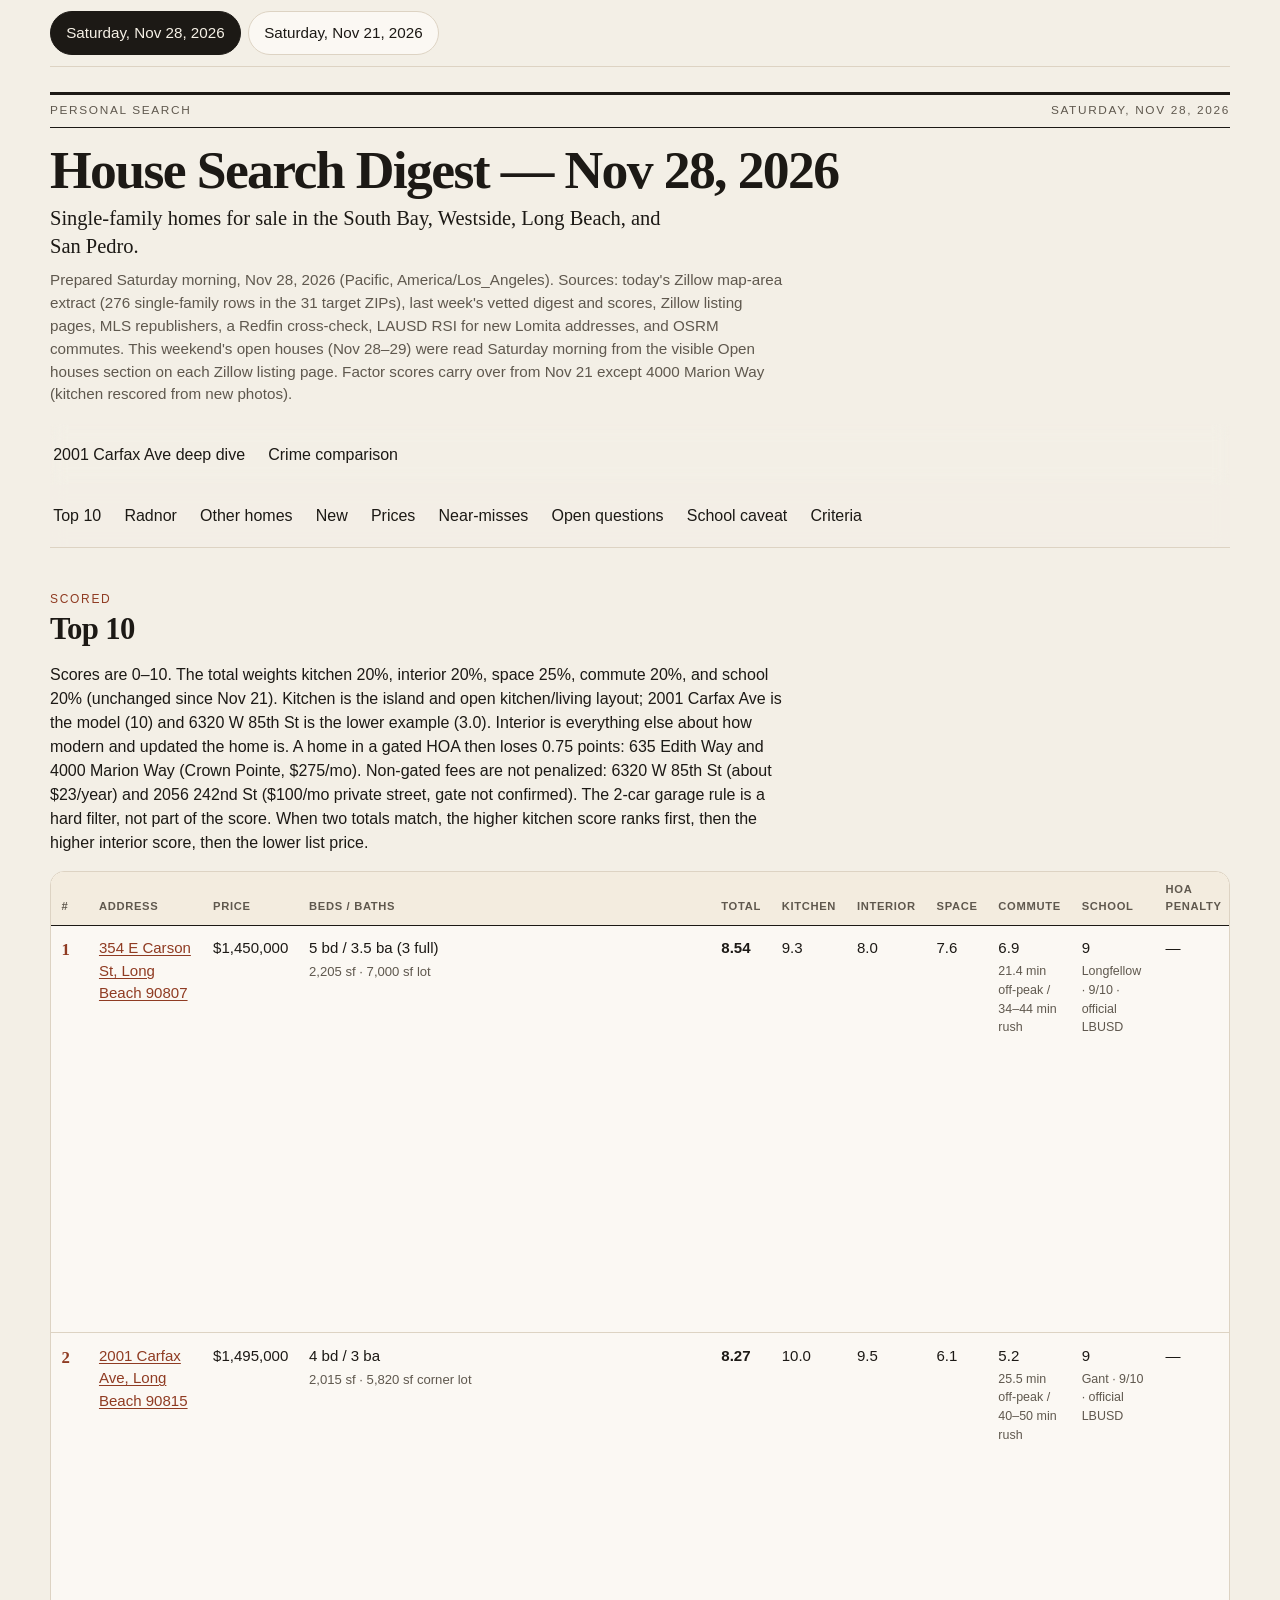
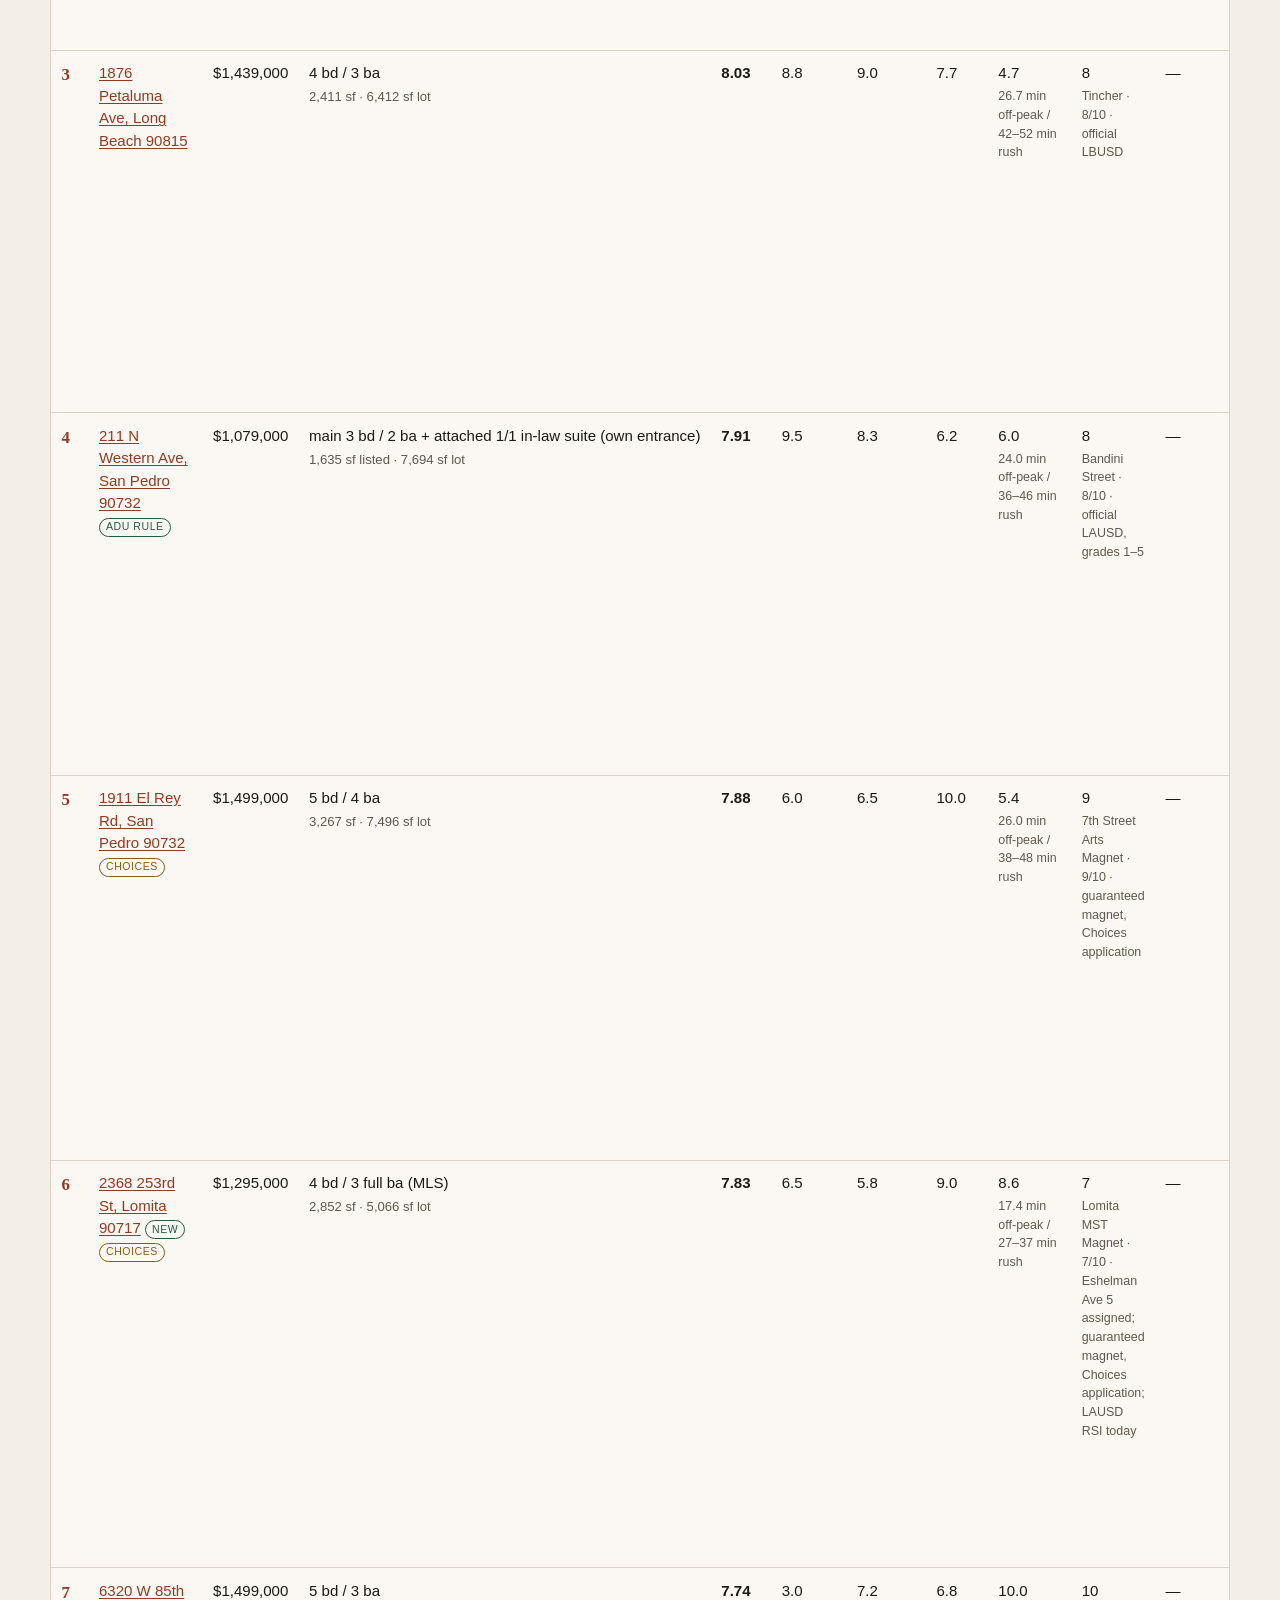
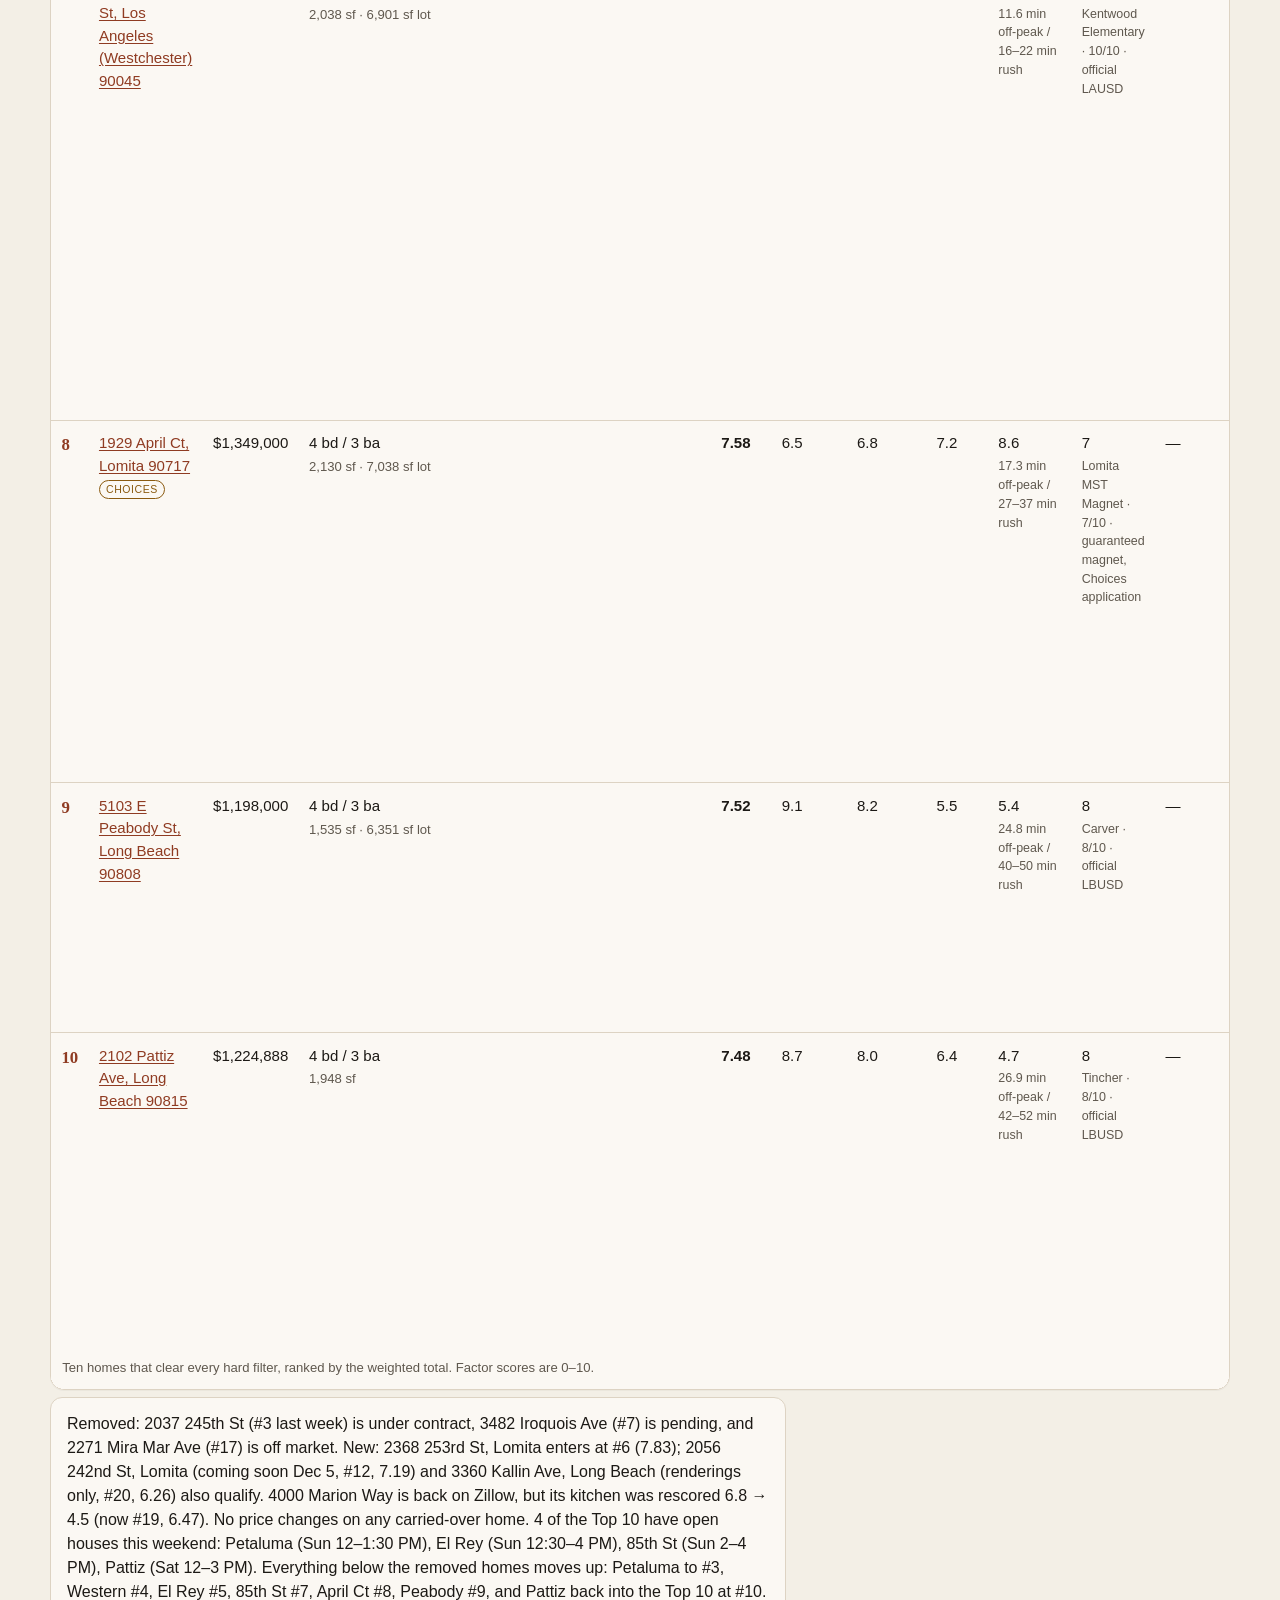
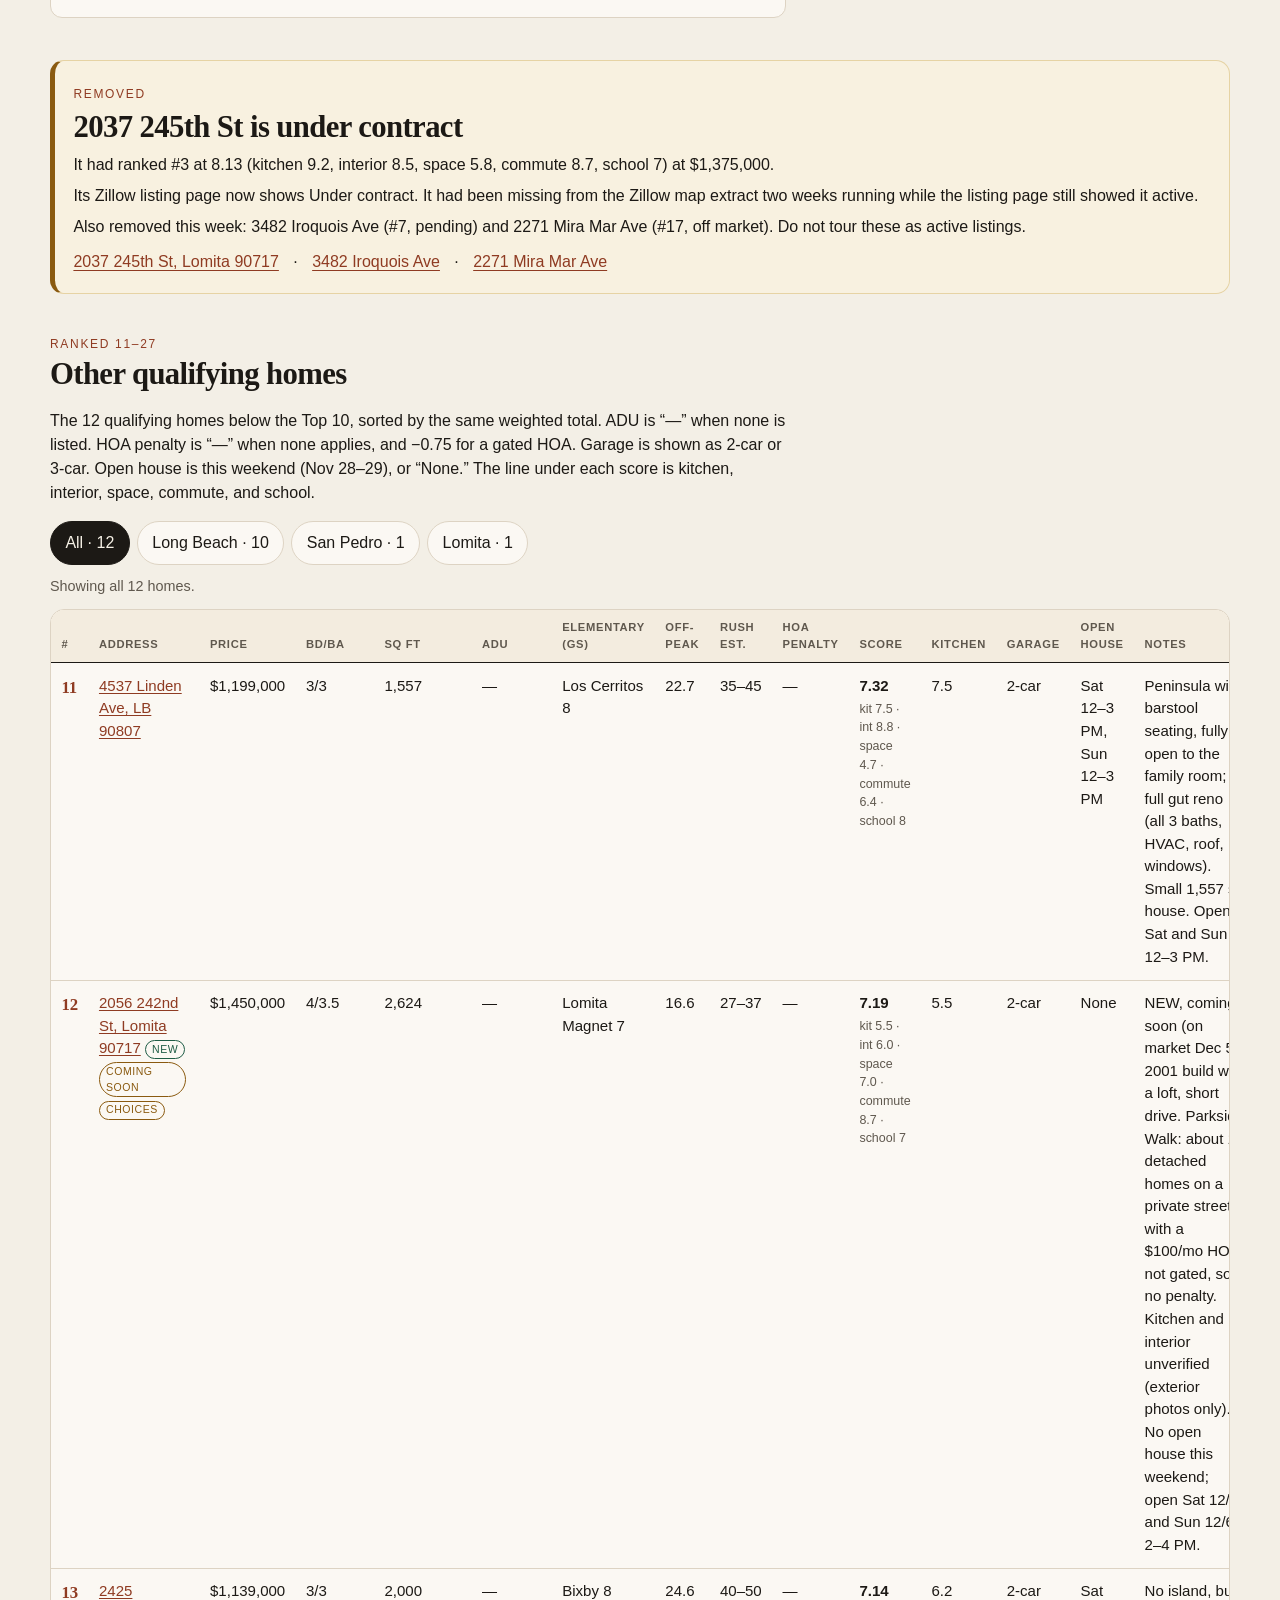
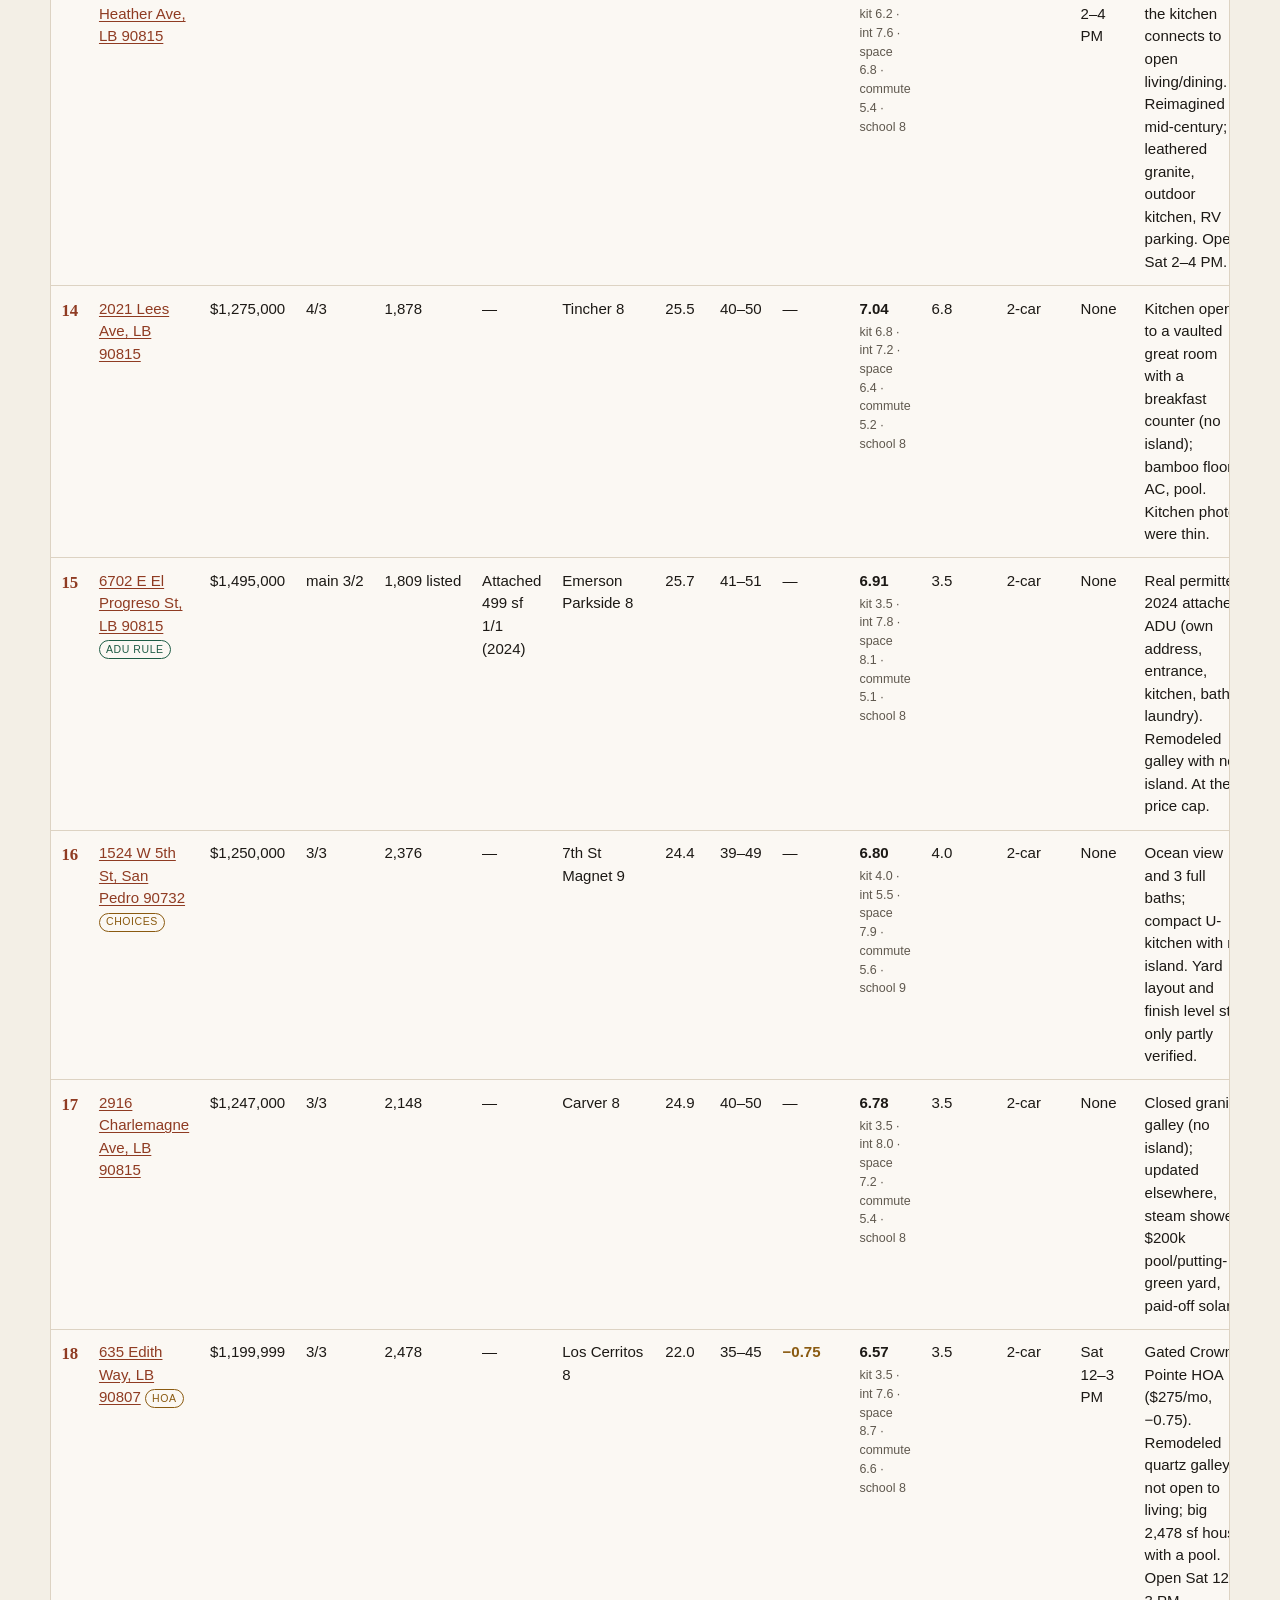
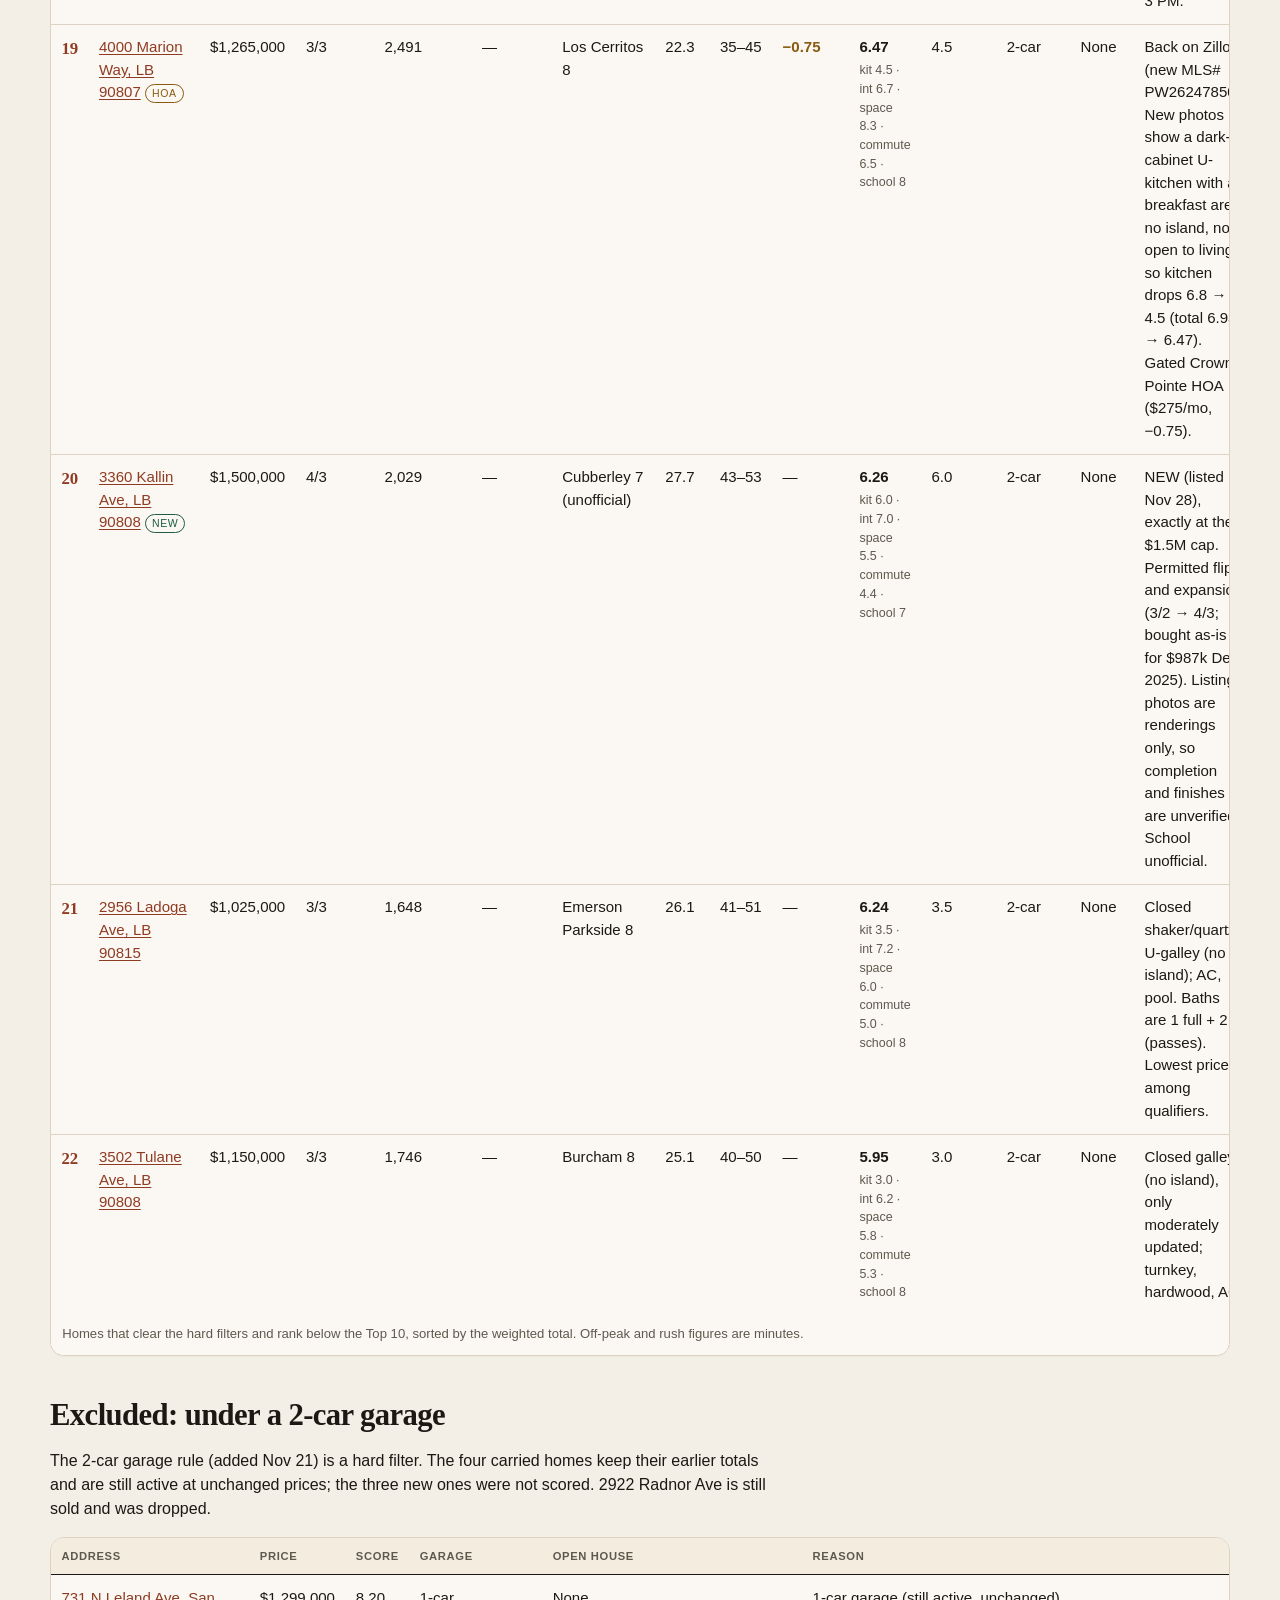
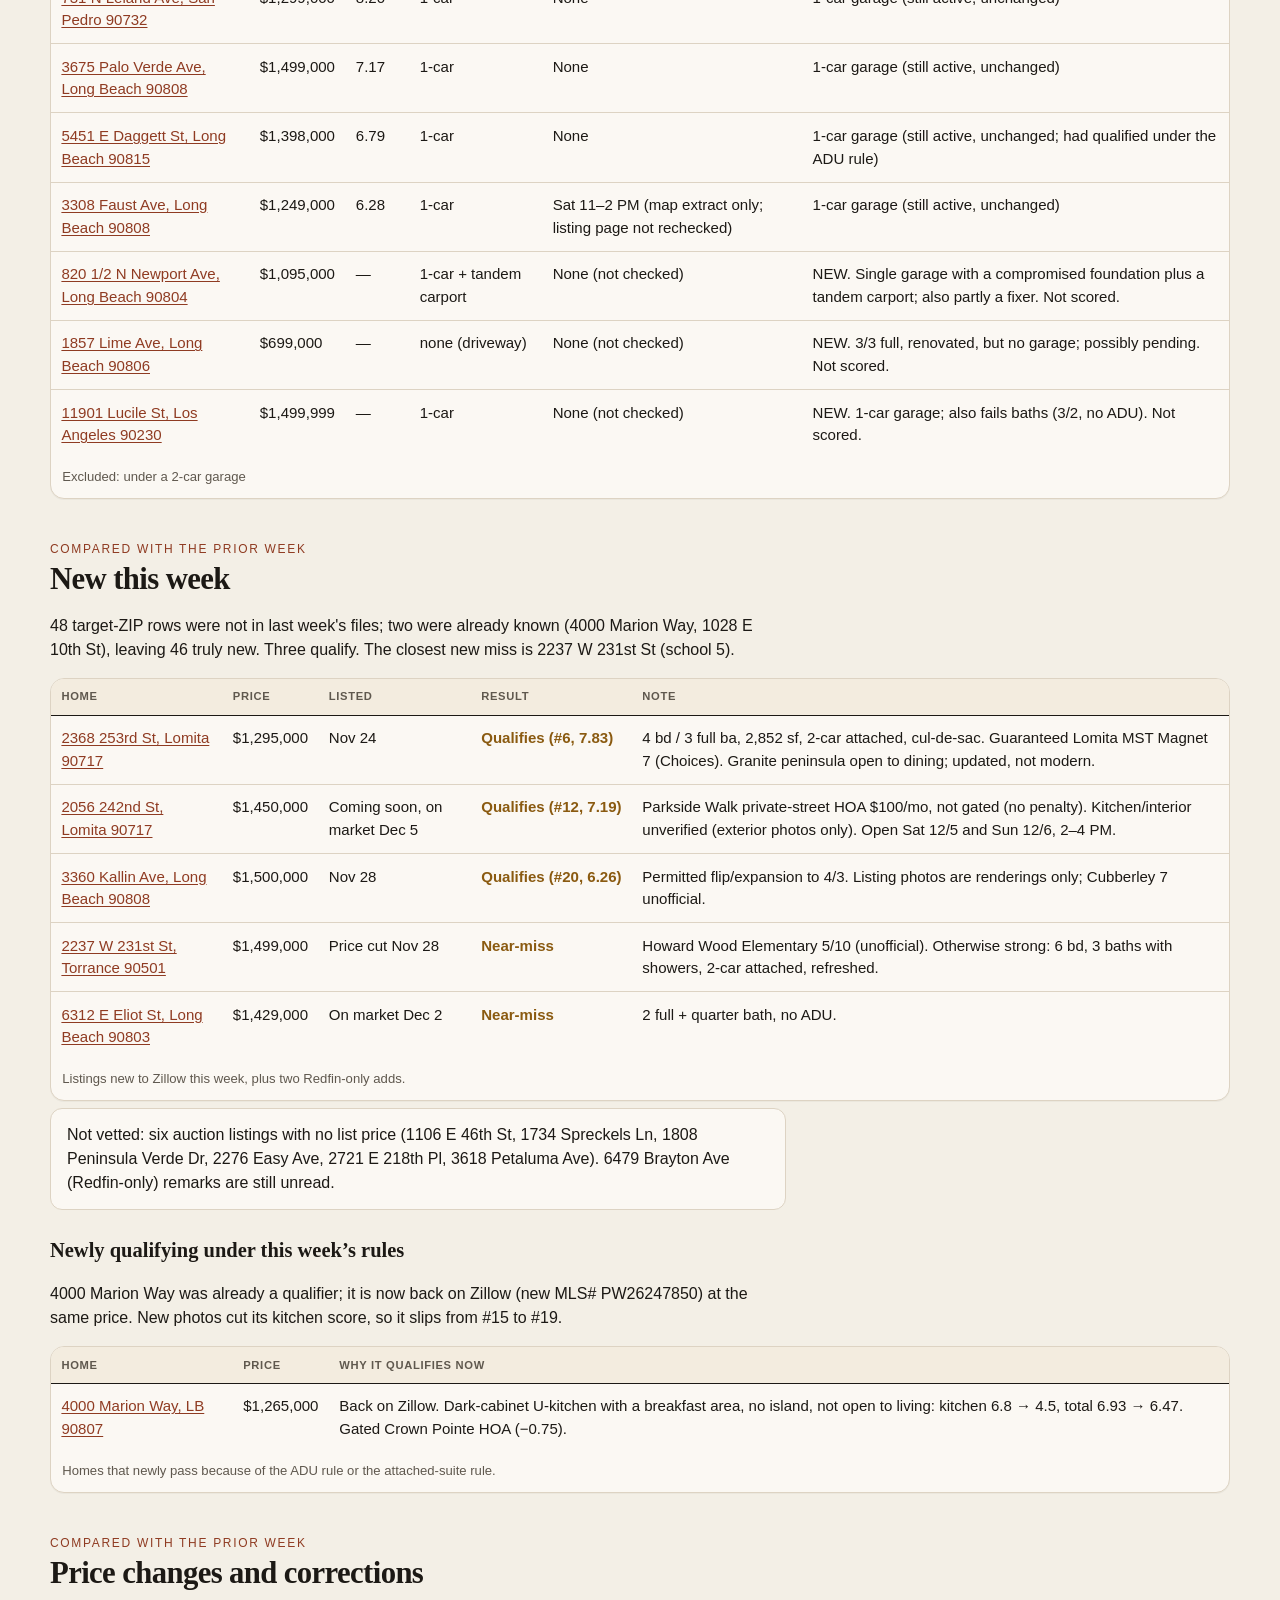
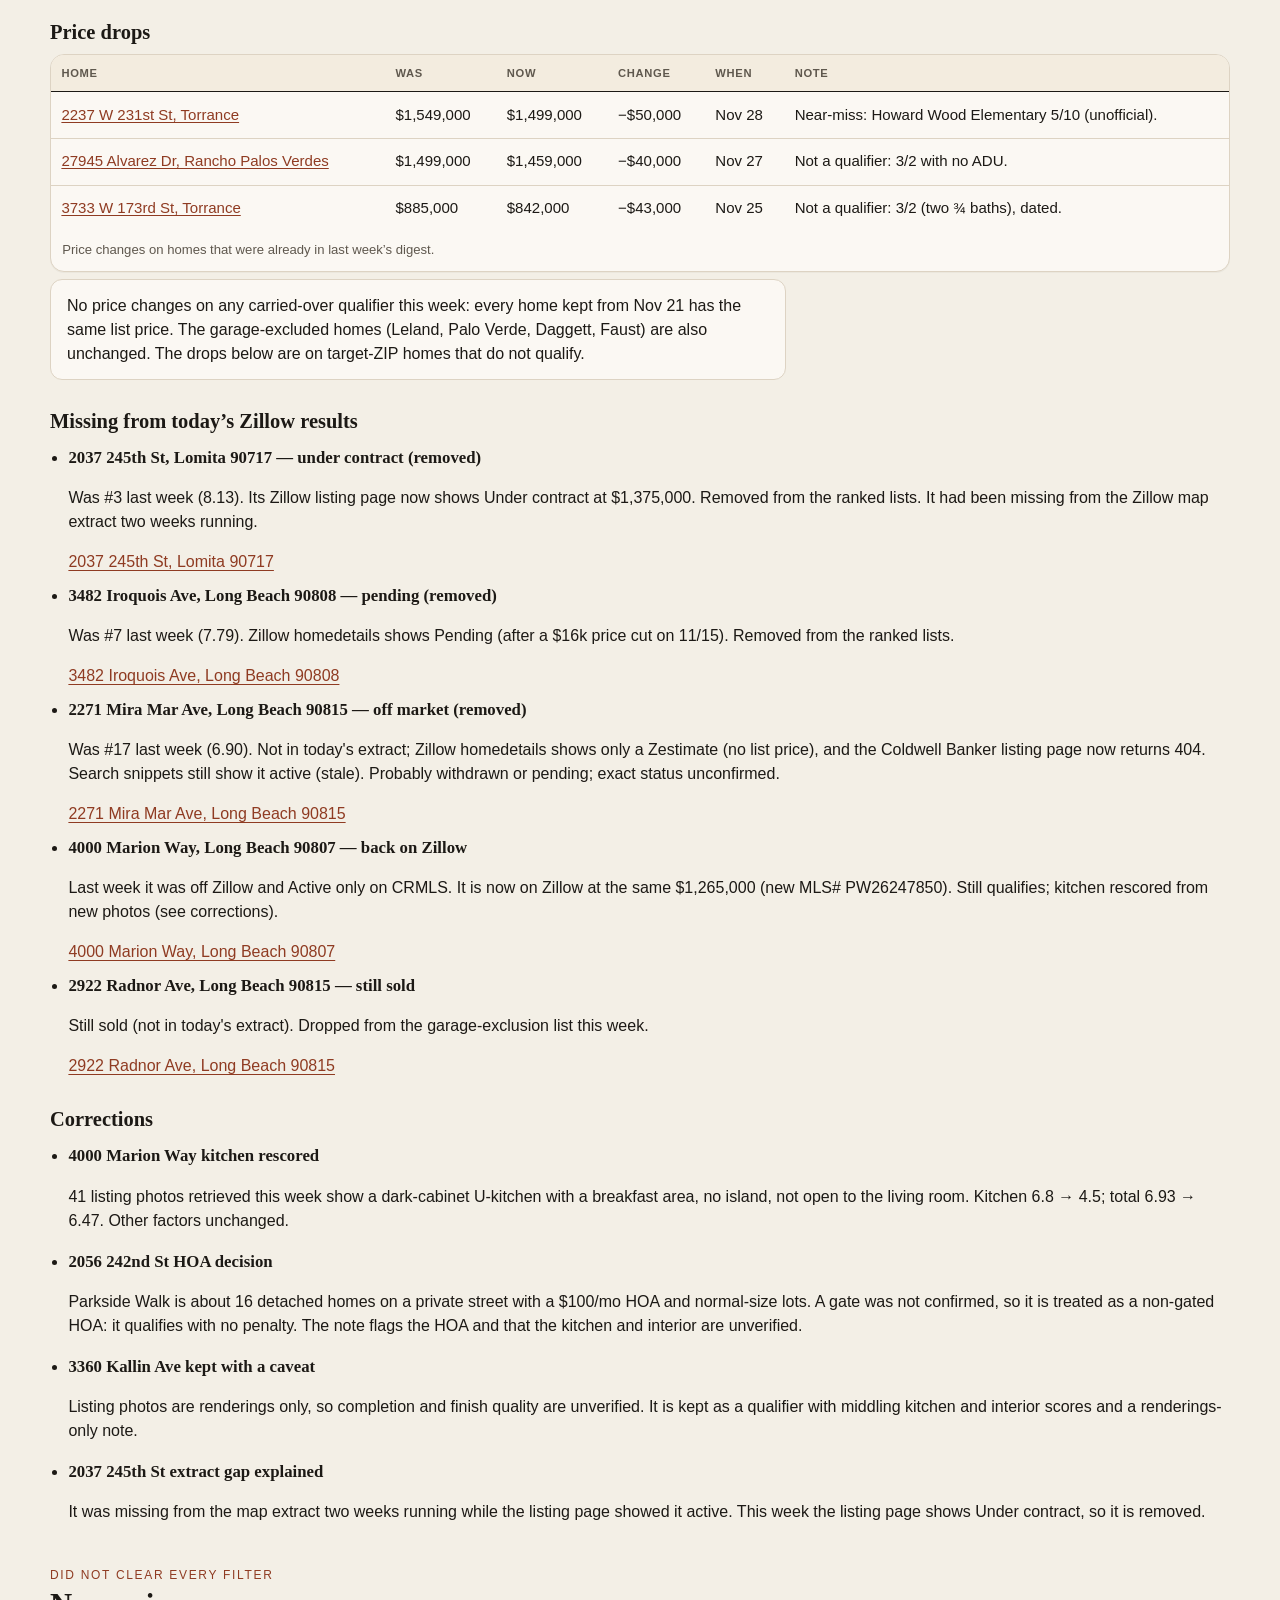
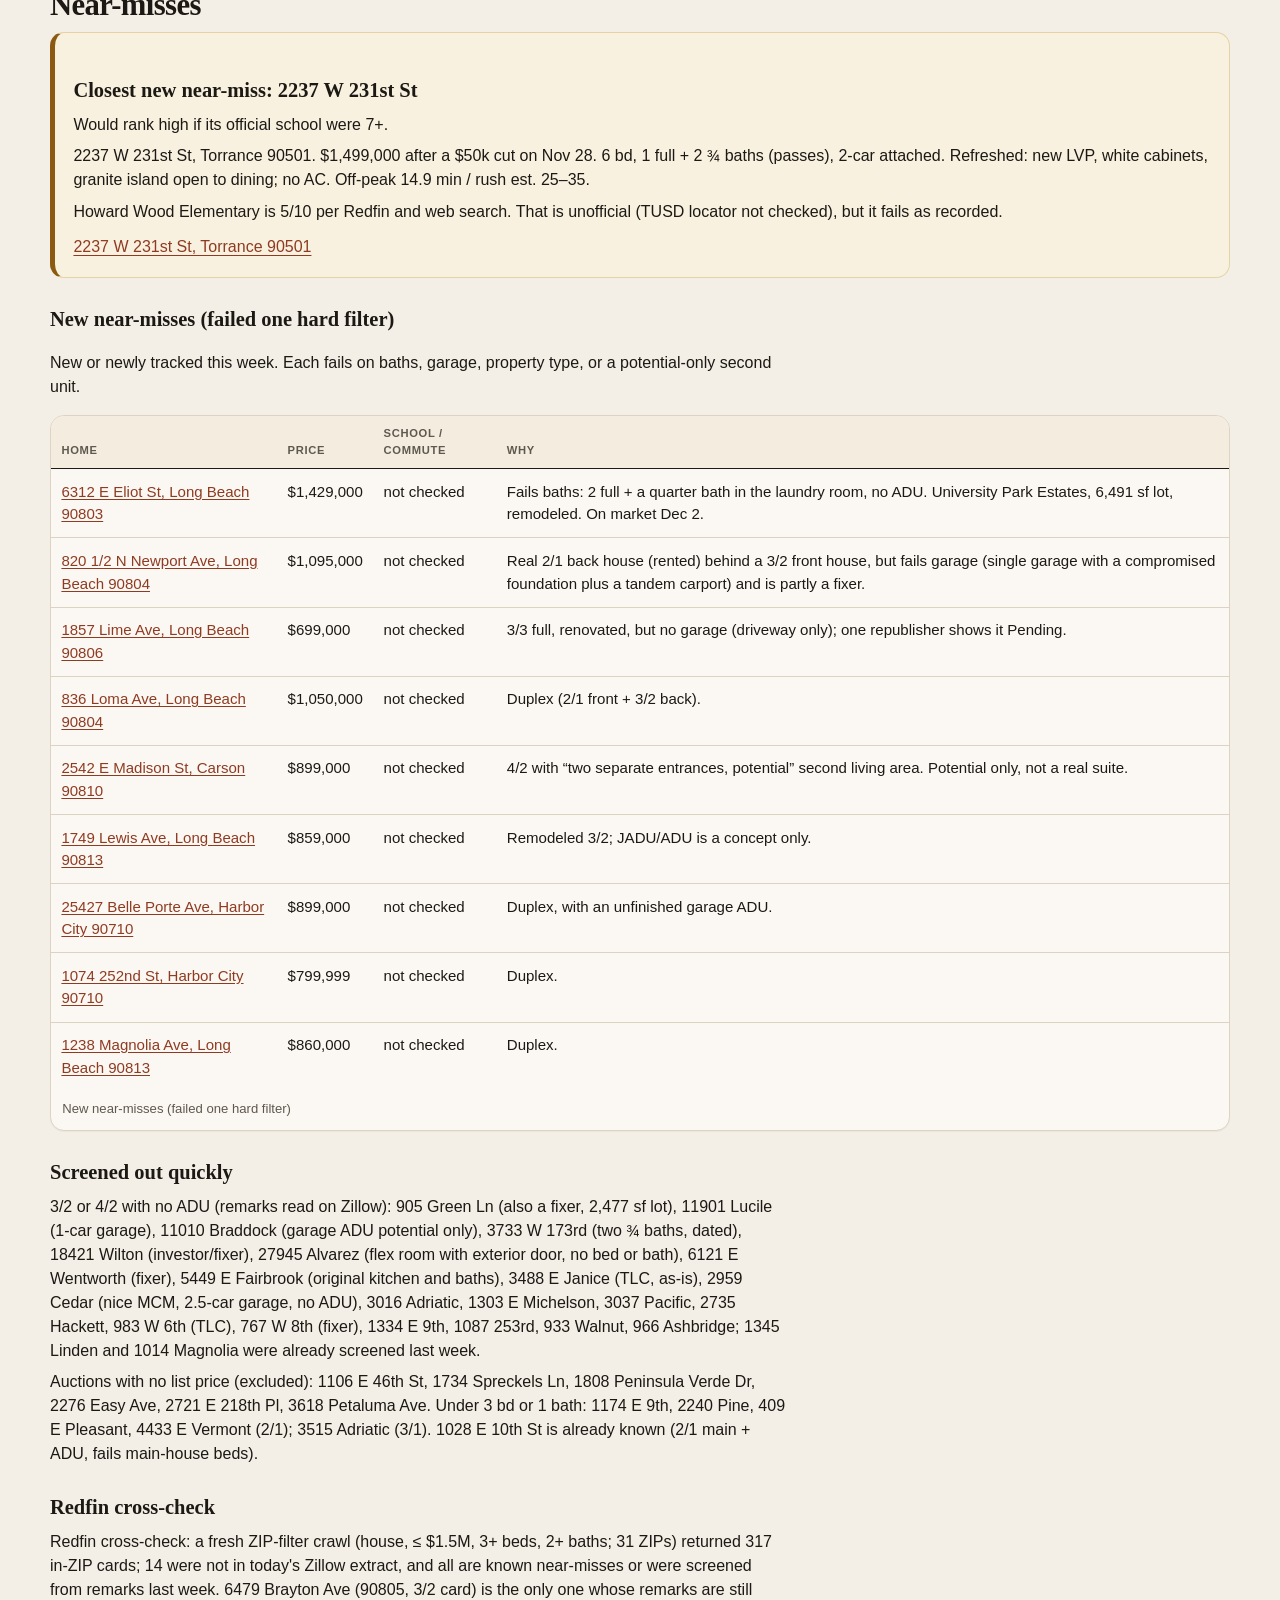
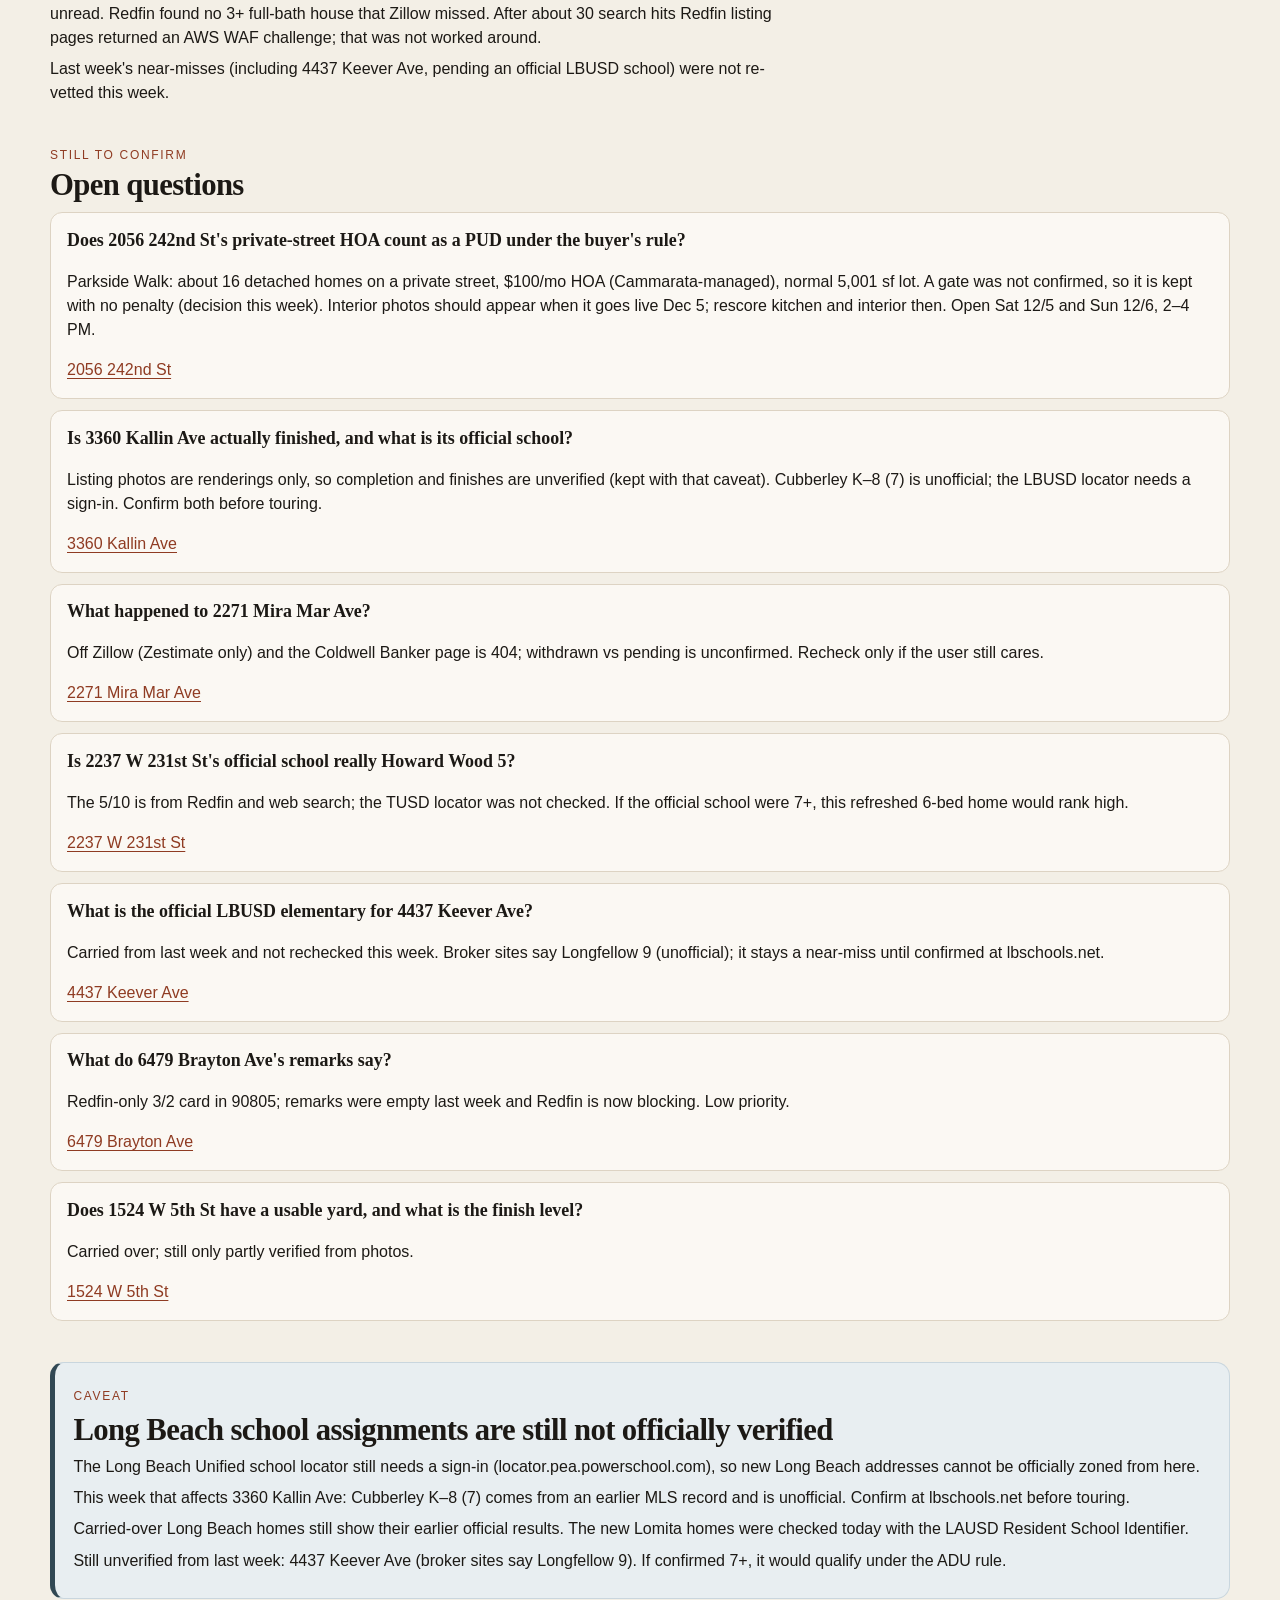
<file: index.html>
<!DOCTYPE html>
<html lang="en">
<head>
  <meta charset="utf-8">
  <meta name="viewport" content="width=device-width, initial-scale=1, viewport-fit=cover">
  <title>House Search Digest</title>
  <meta name="description" content="Weekly digests of single-family homes for sale in the South Bay, Westside, Long Beach, and San Pedro.">
  <link rel="stylesheet" href="styles.css">
</head>
<body>
  <a class="skip" href="#top-10">Skip to the digest</a>
  <main id="app">
    <p class="loading">Loading the digest…</p>
  </main>
  <noscript>
    <p class="noscript">This page uses local scripts to draw the tables. It does not load third-party code or tracking.</p>
  </noscript>
  <script src="weeks/manifest.js"></script>
  <script src="app.js"></script>
</body>
</html>
</file>
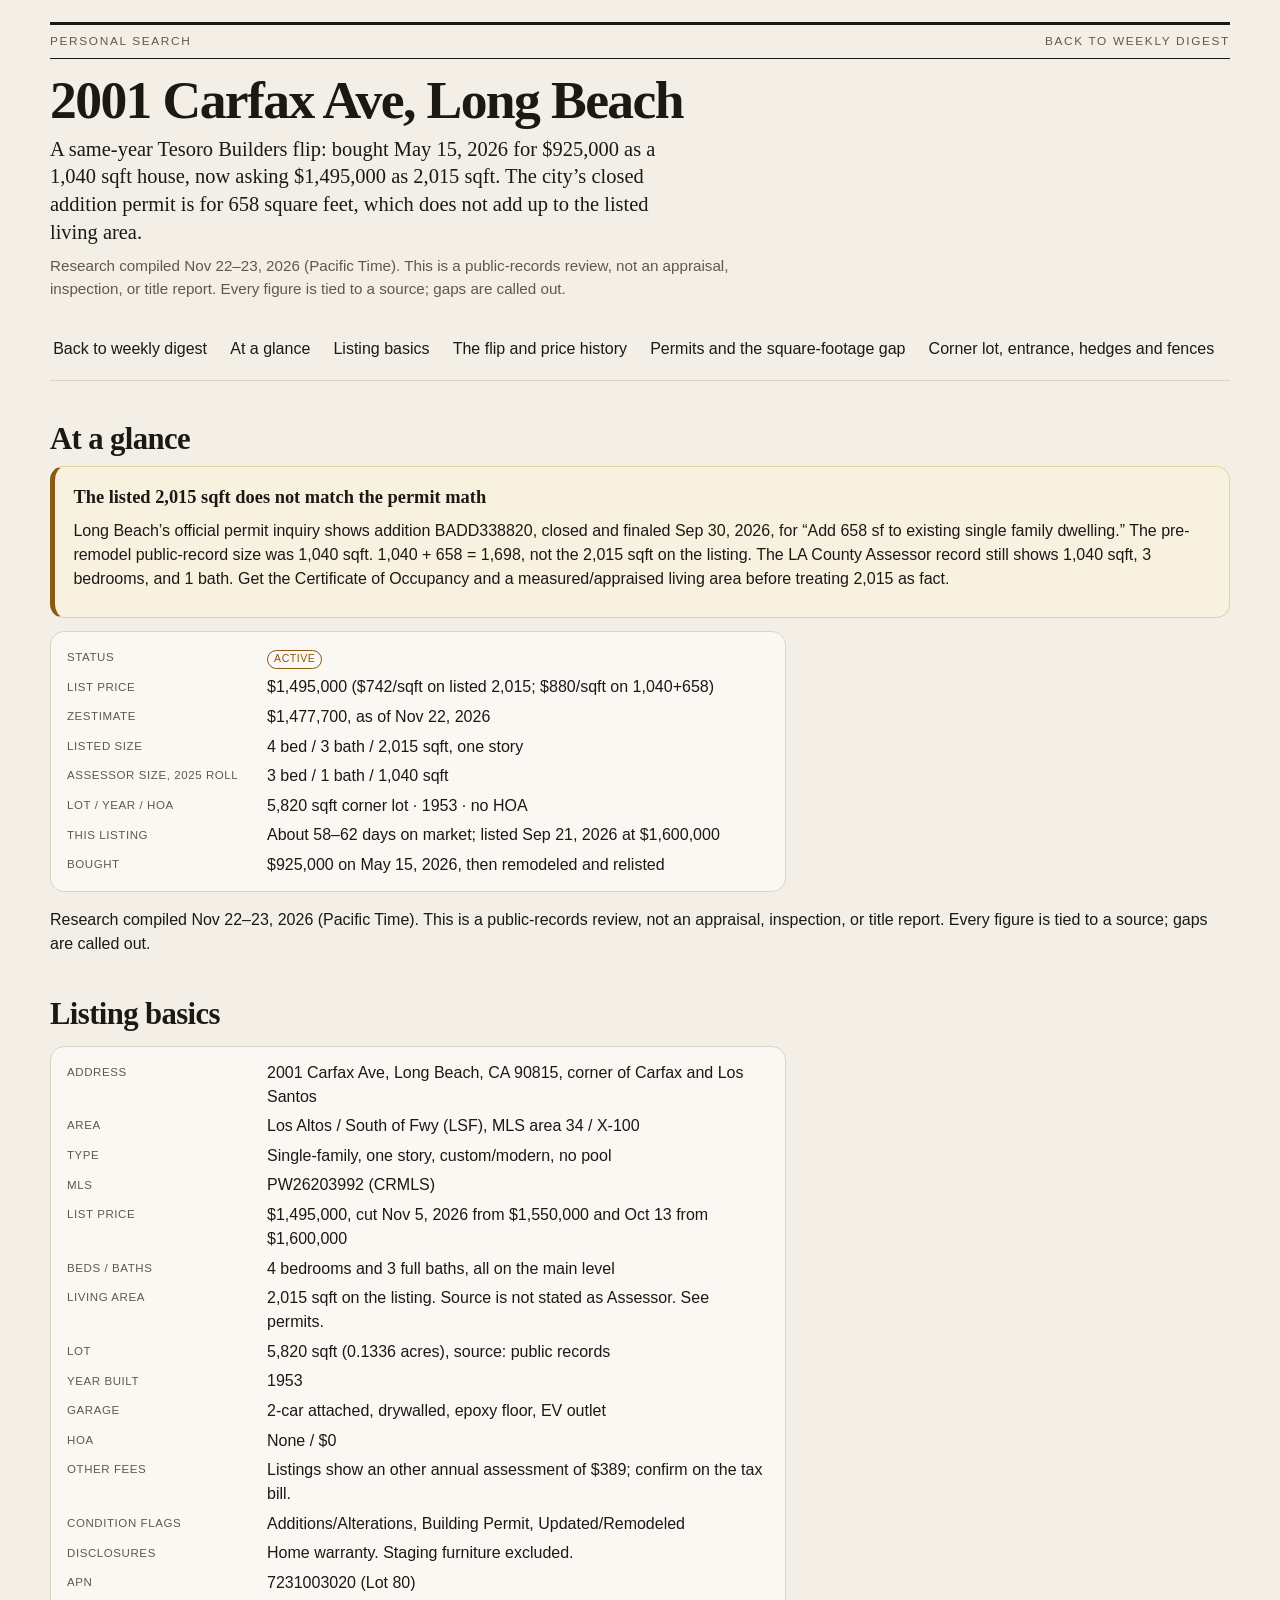
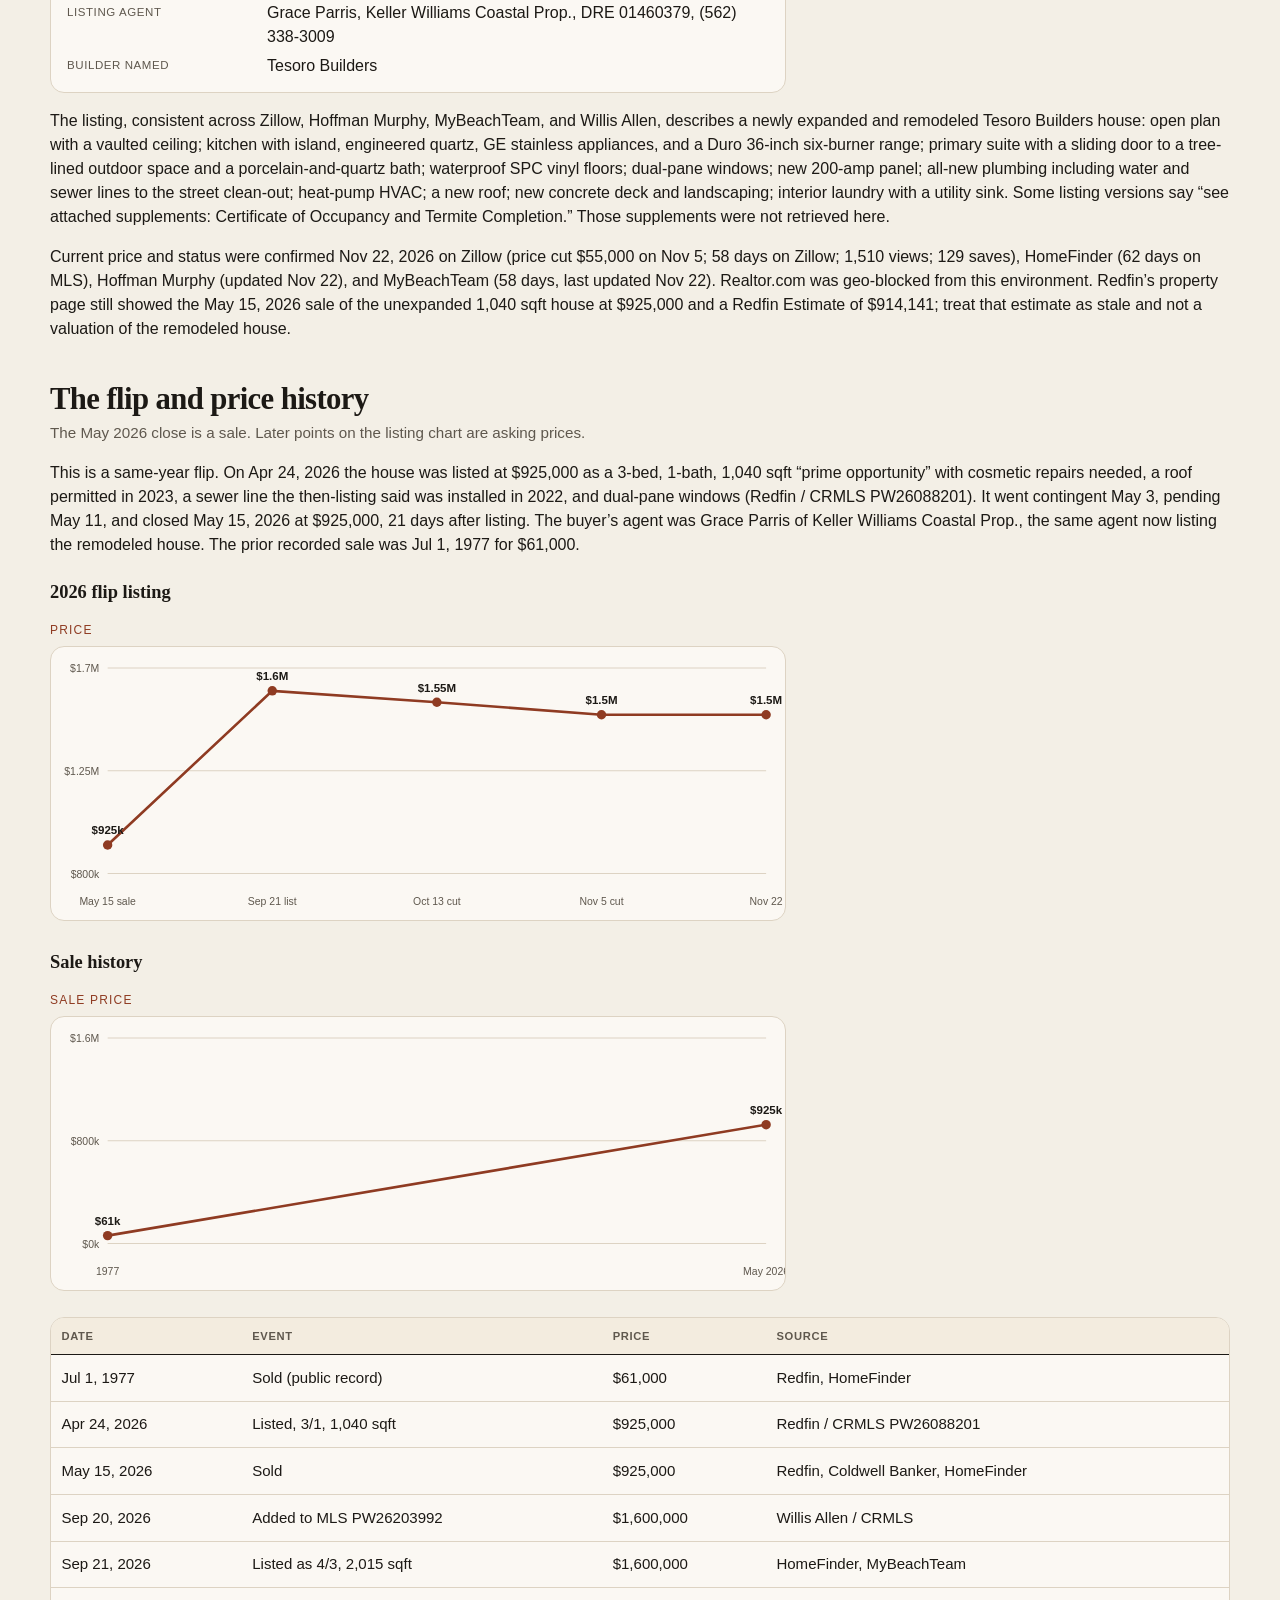
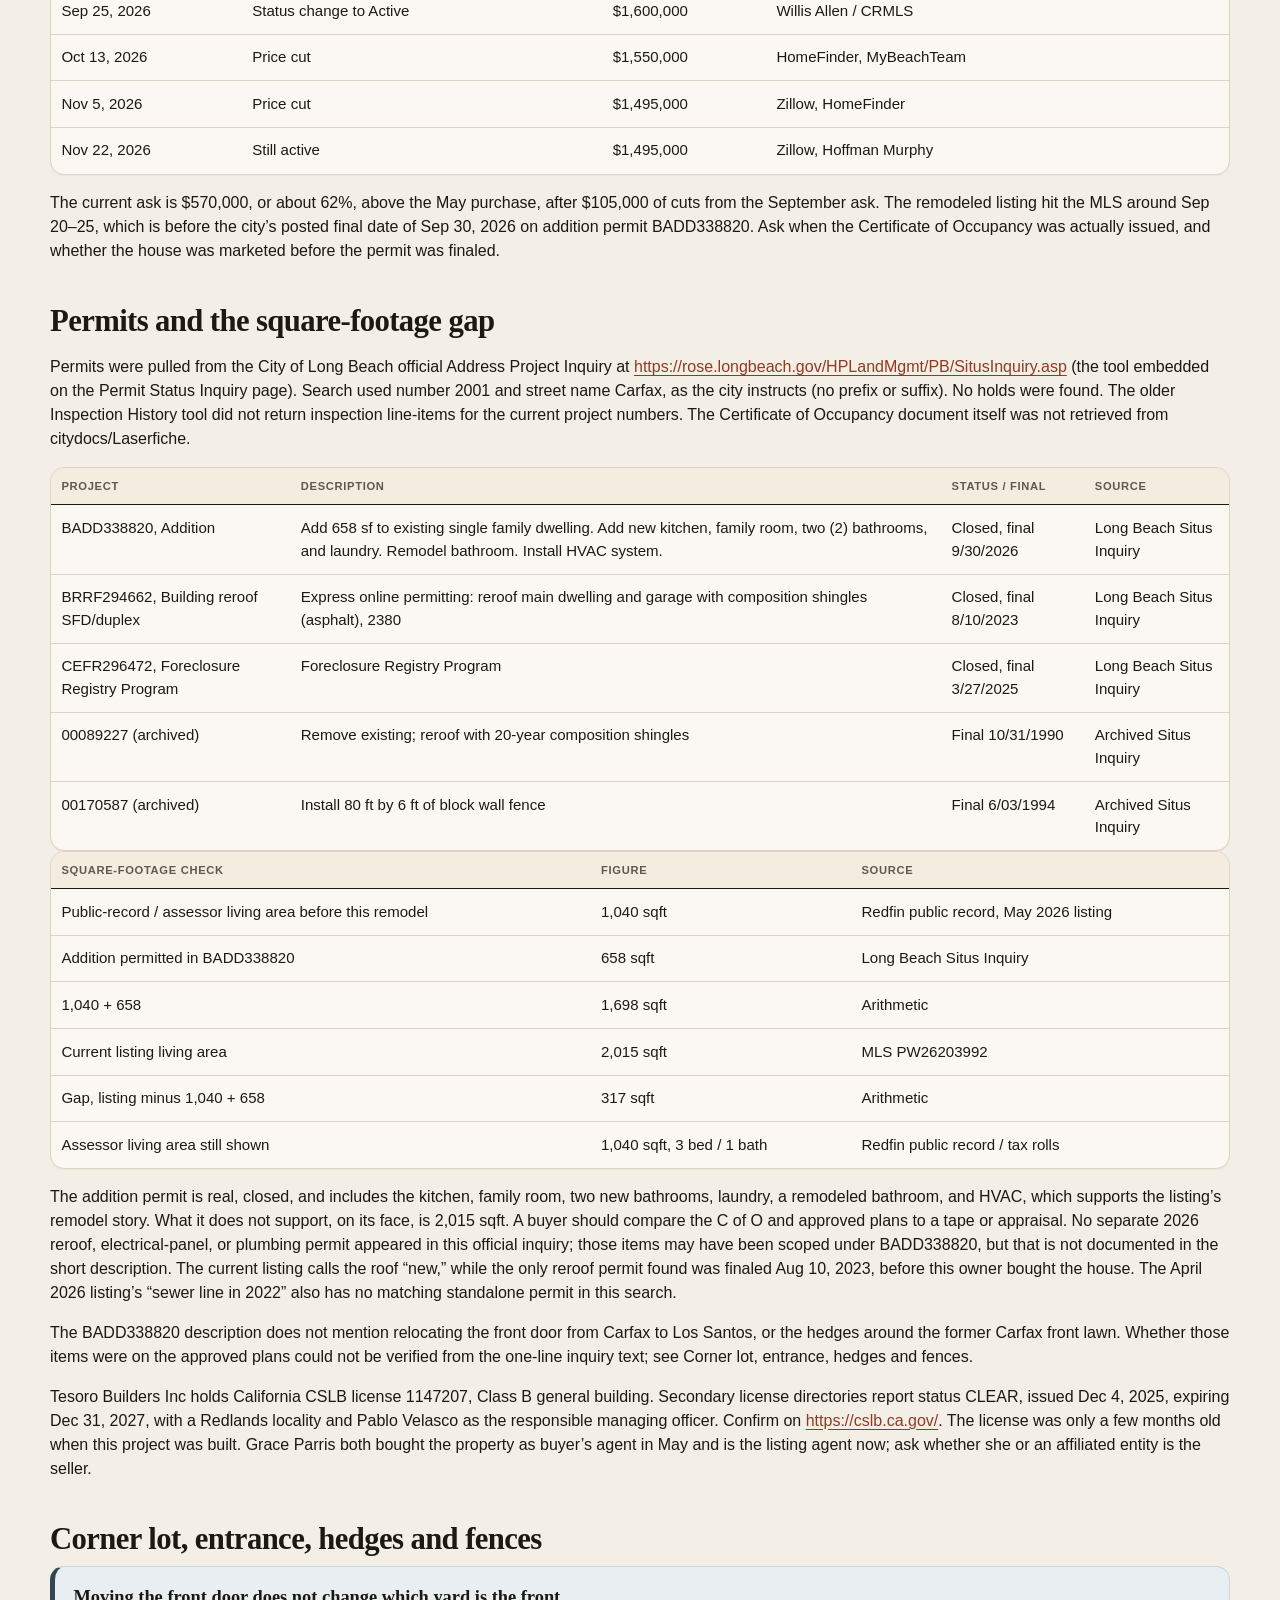
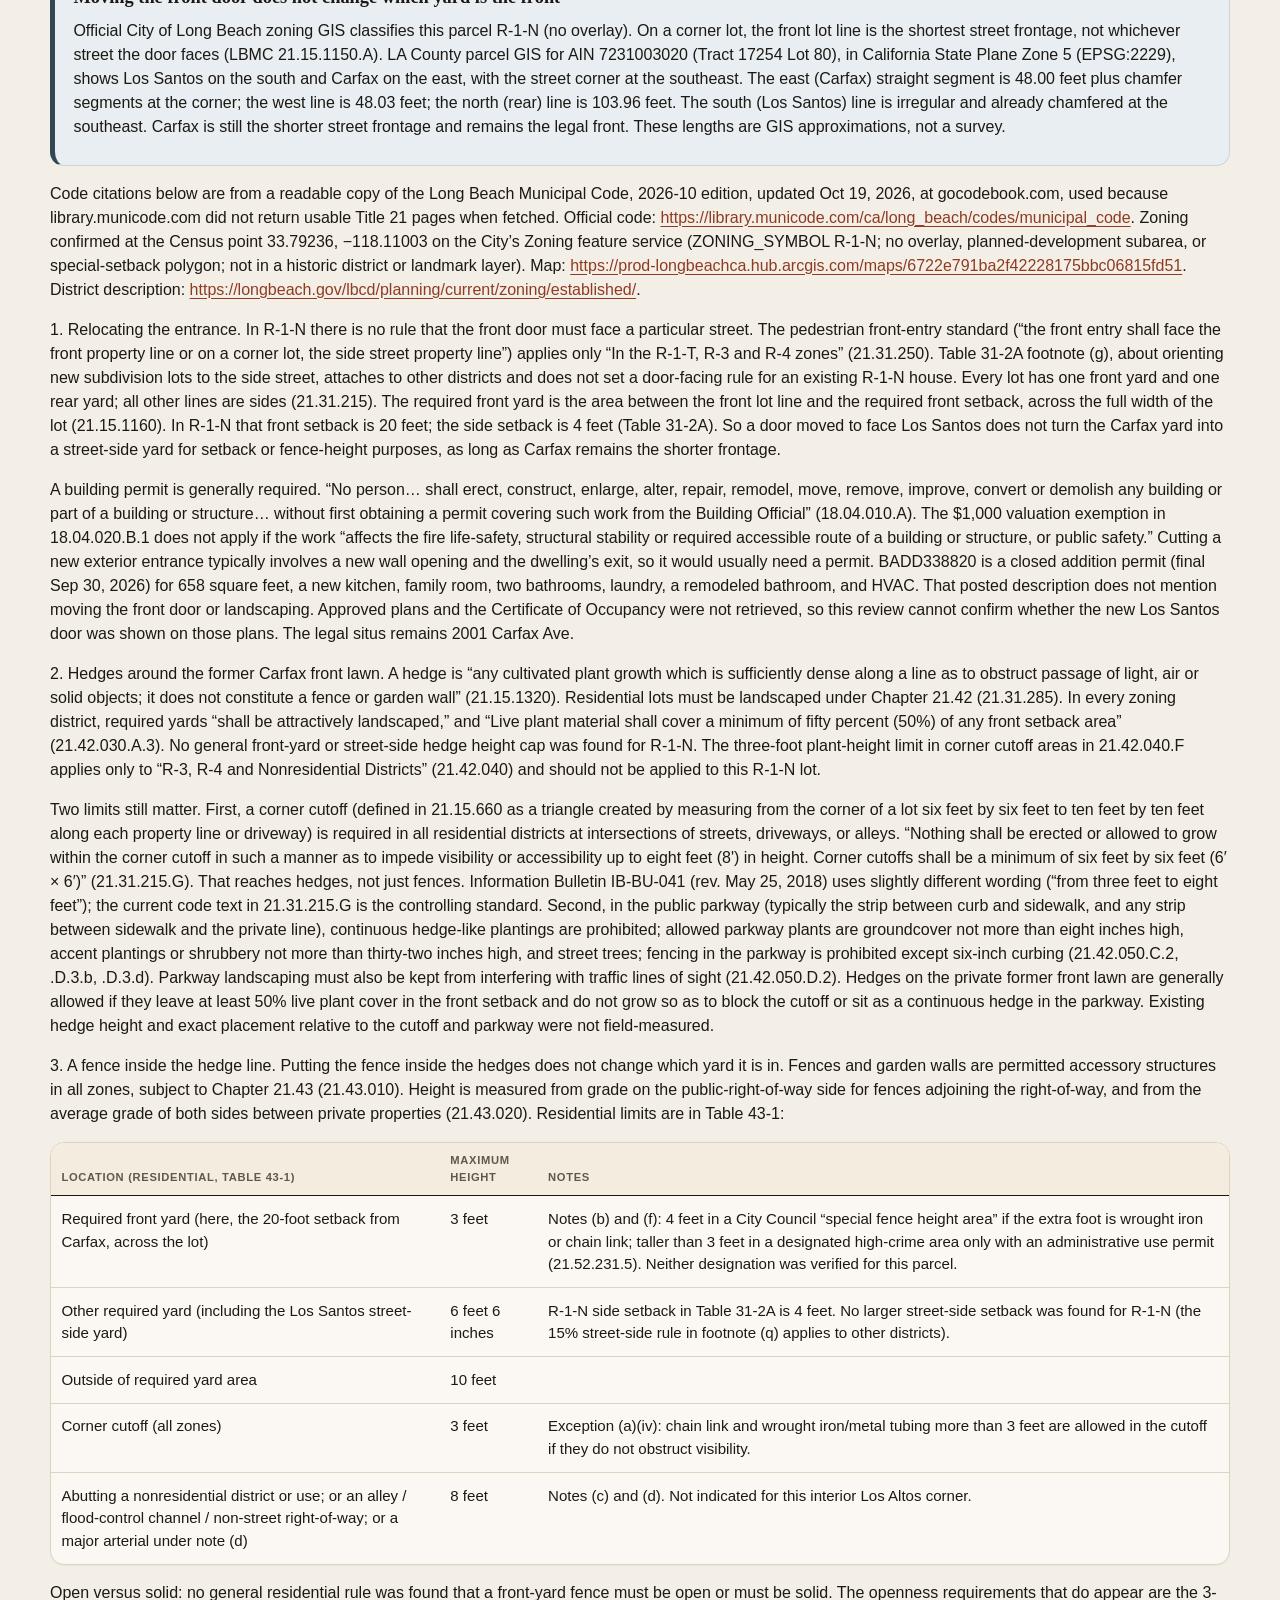
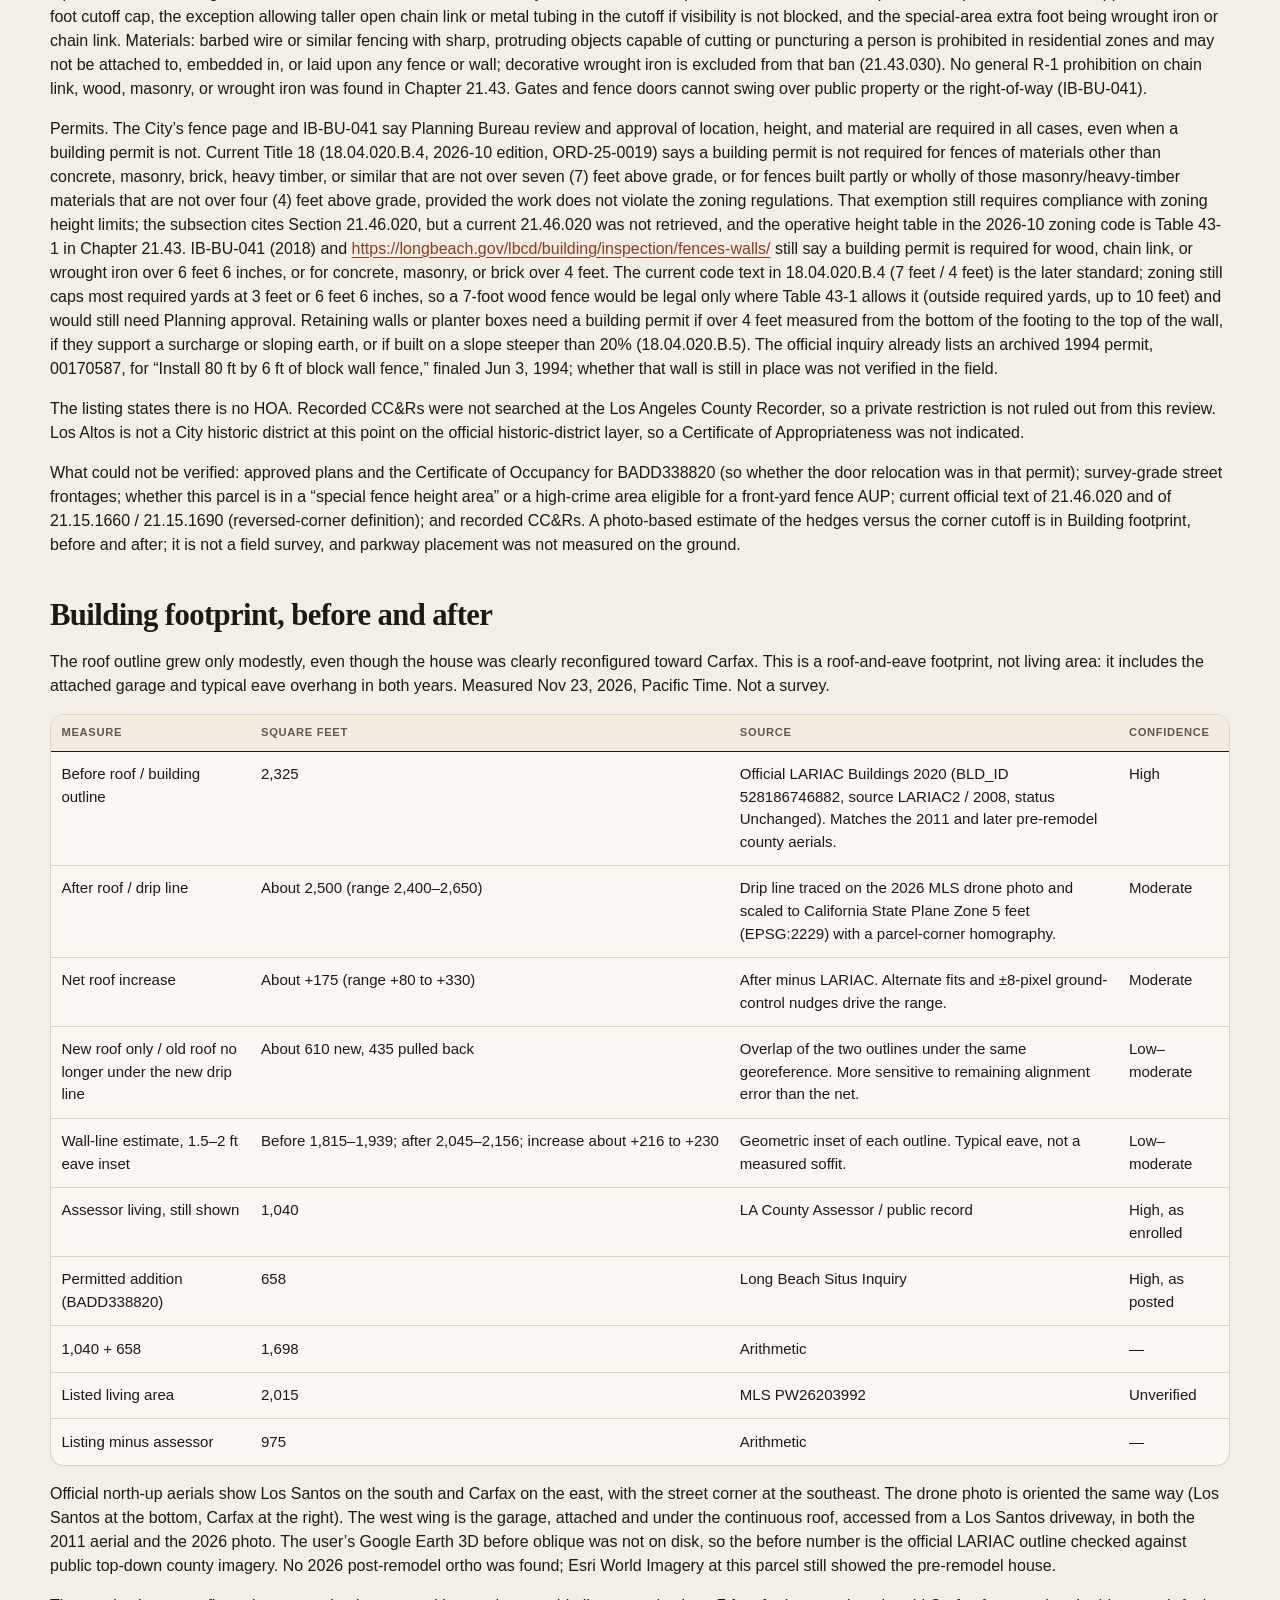
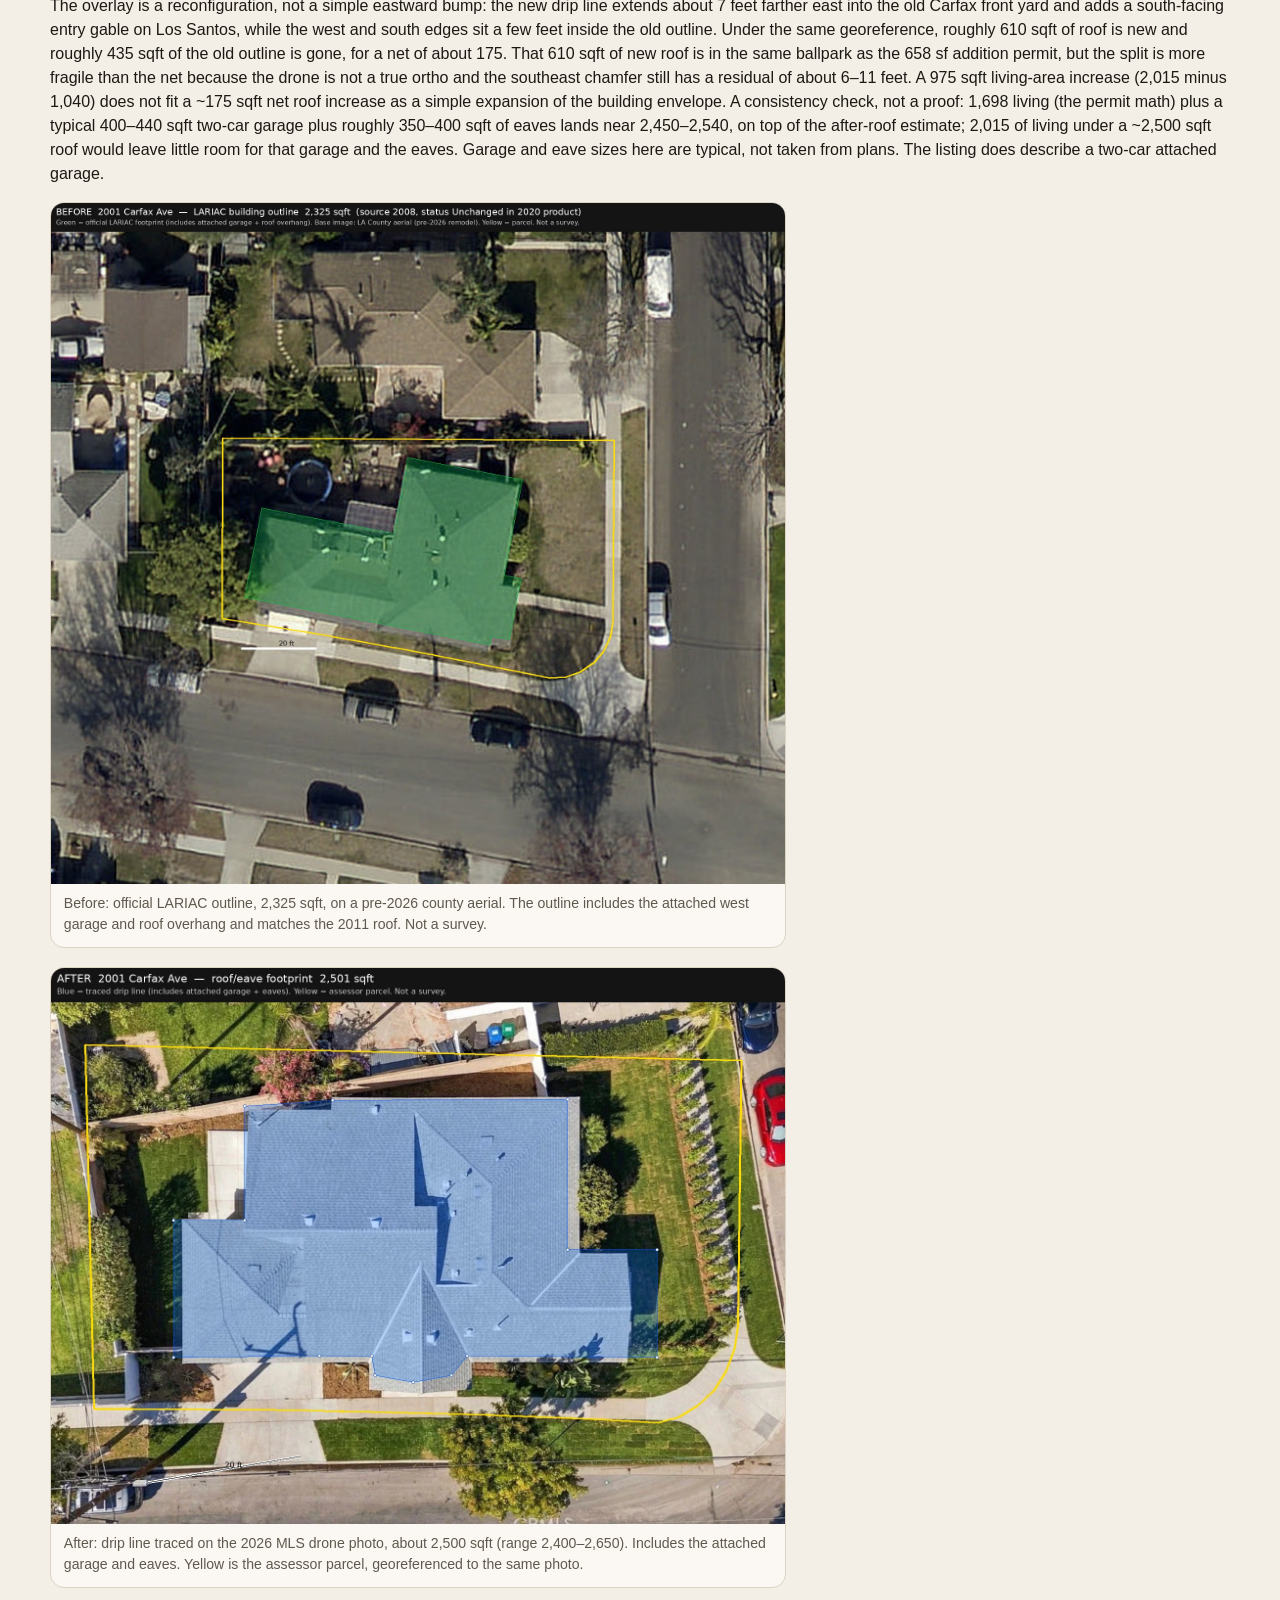
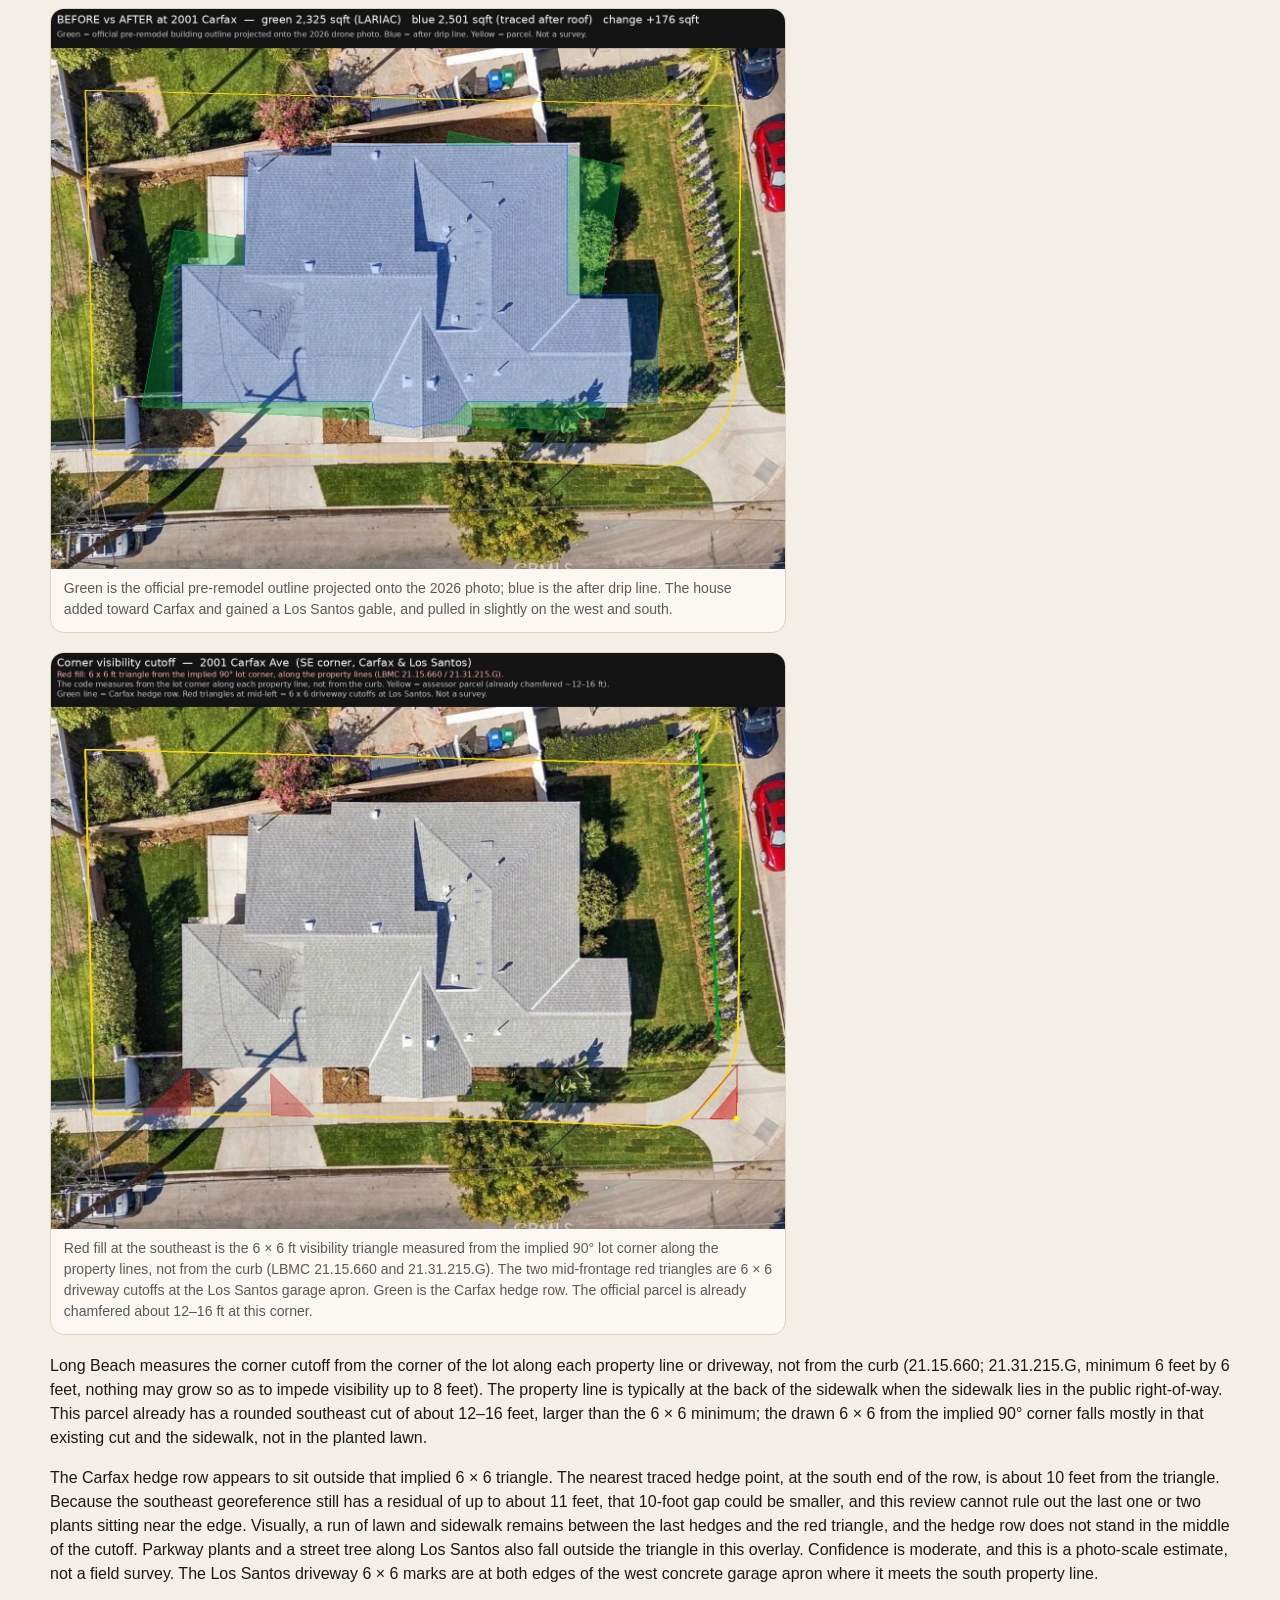
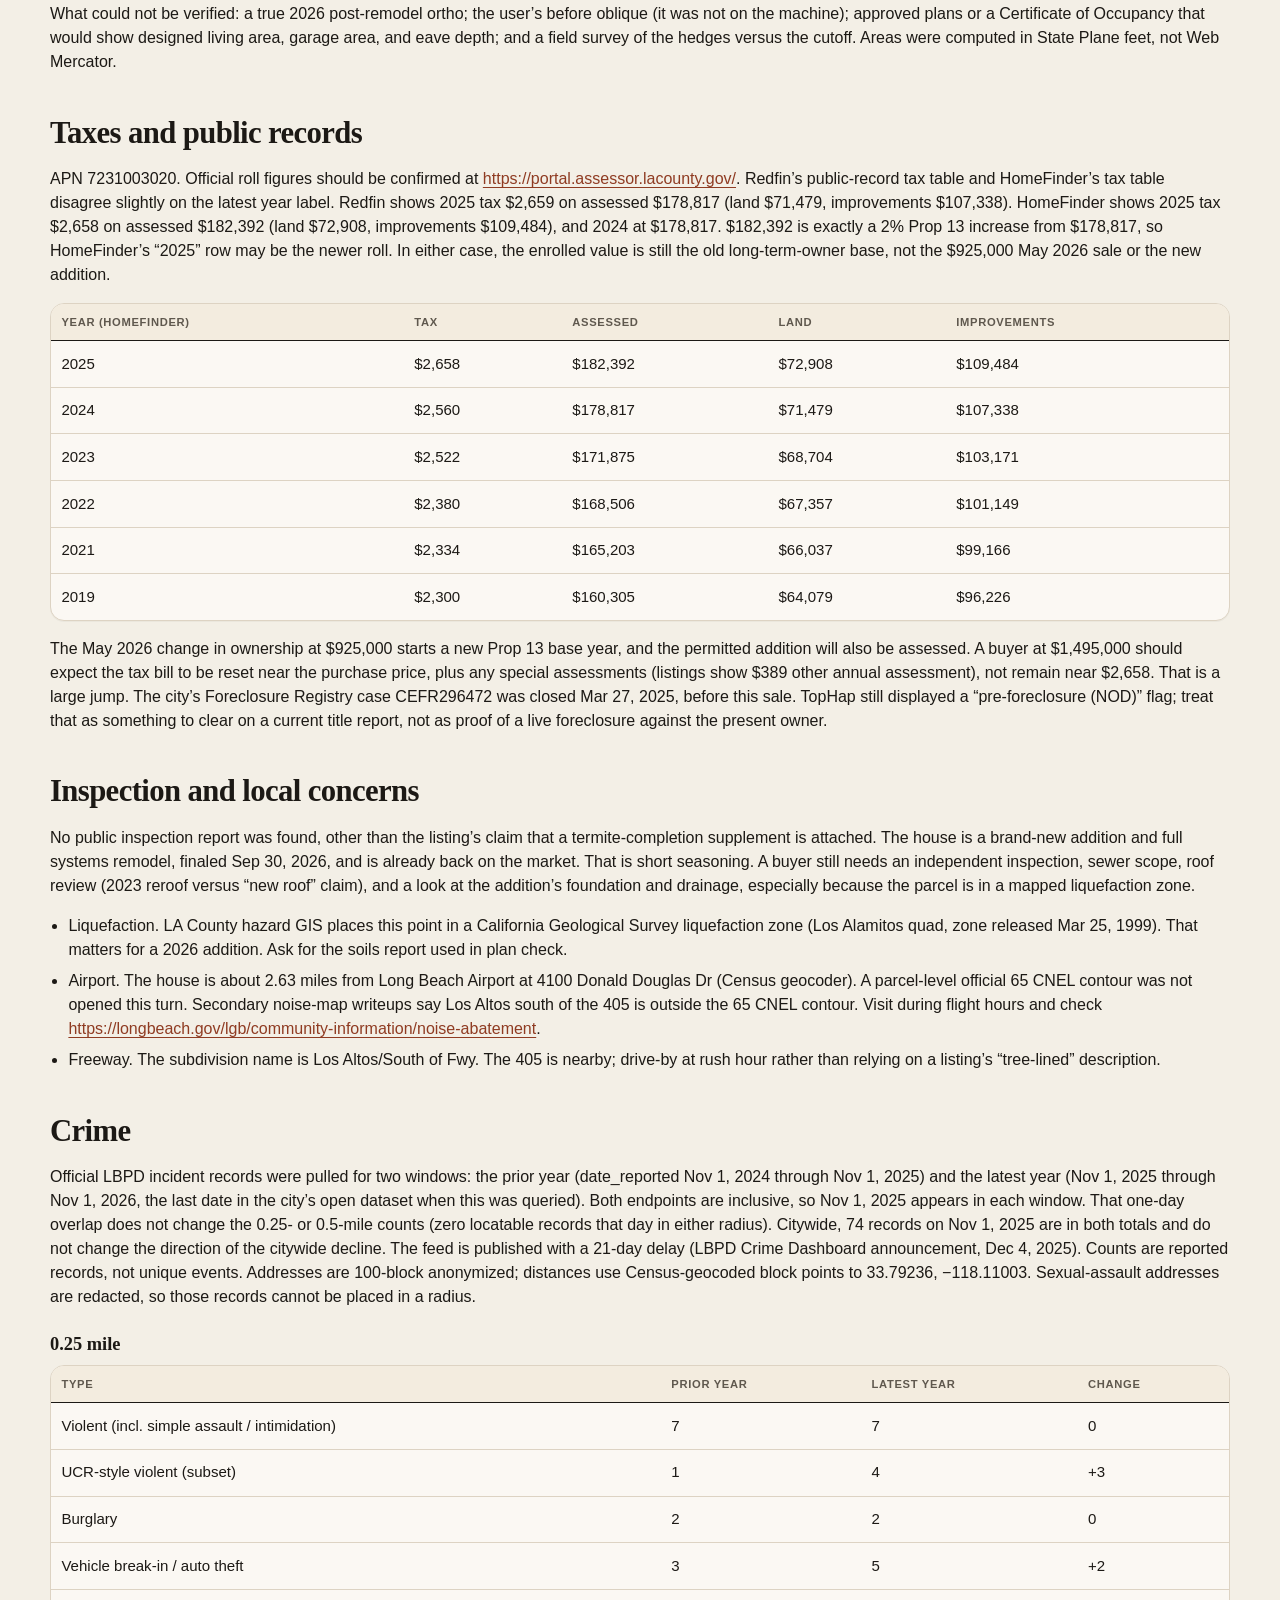
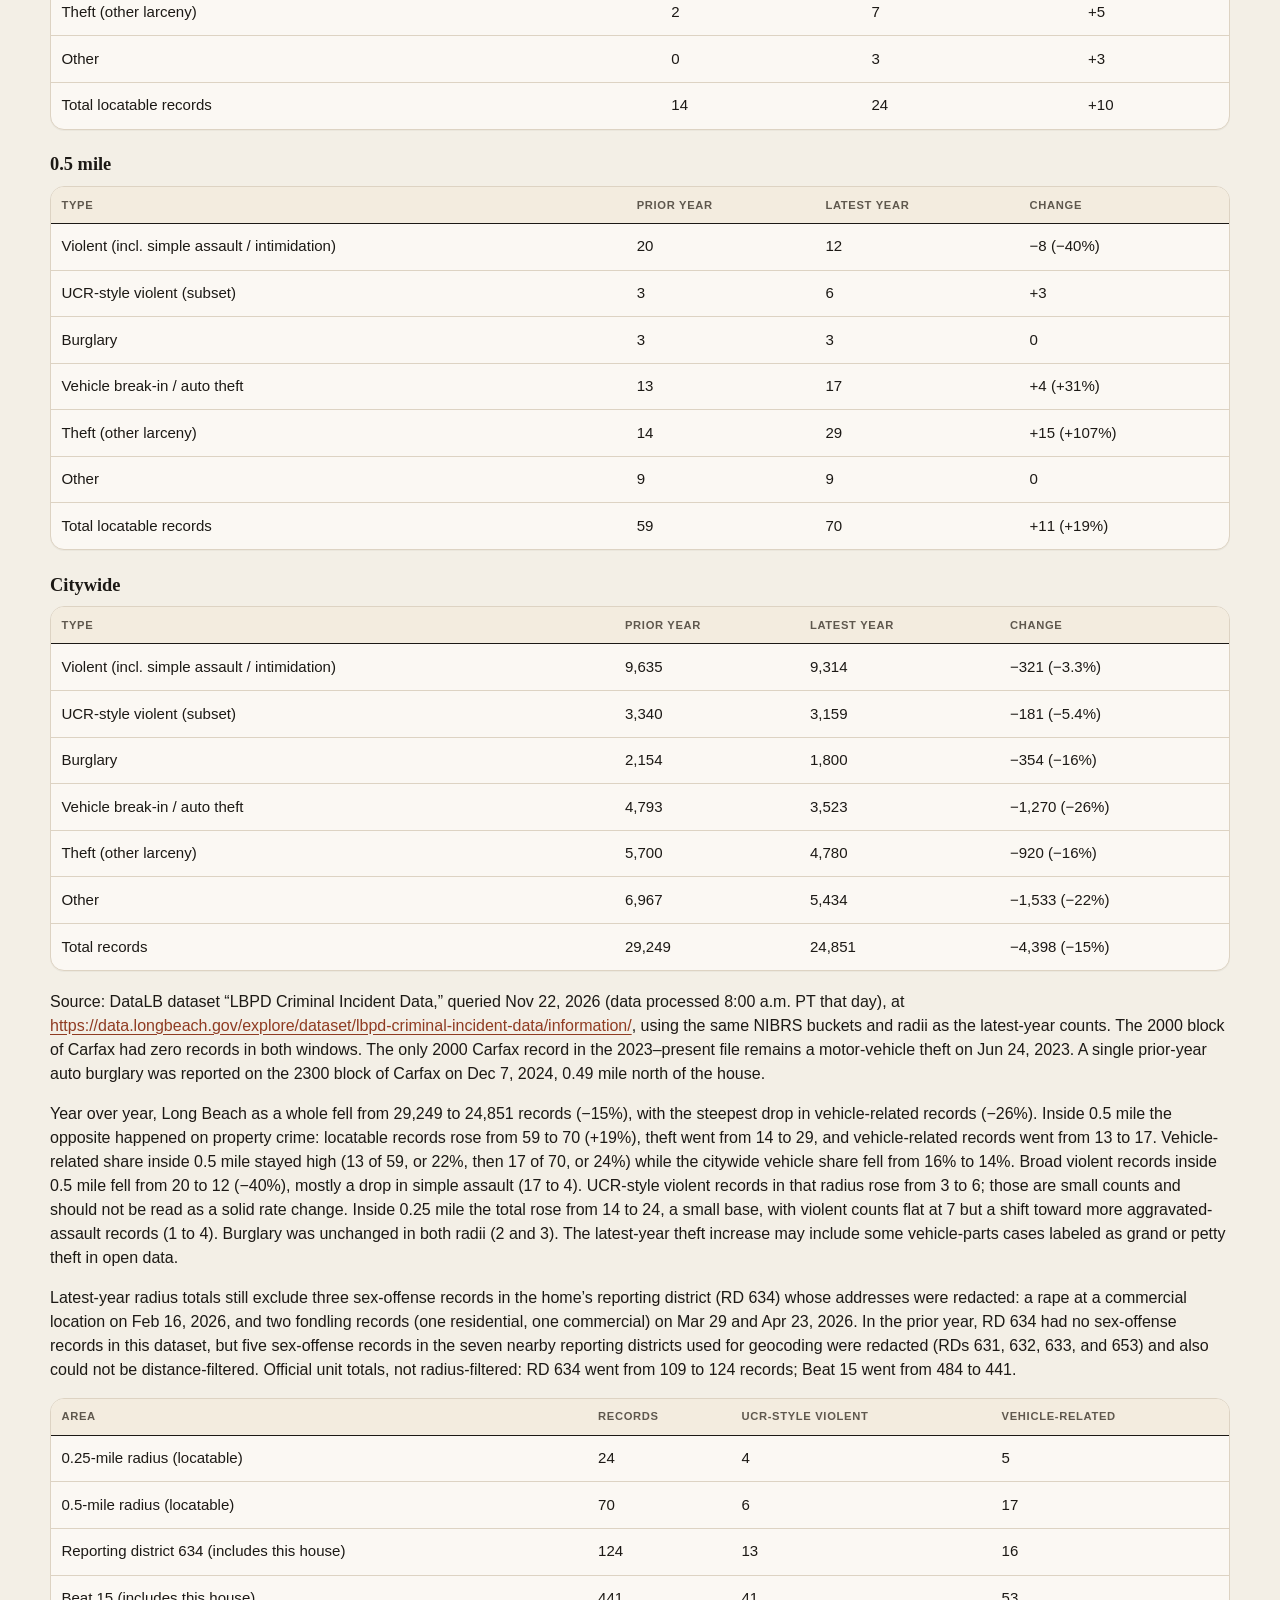
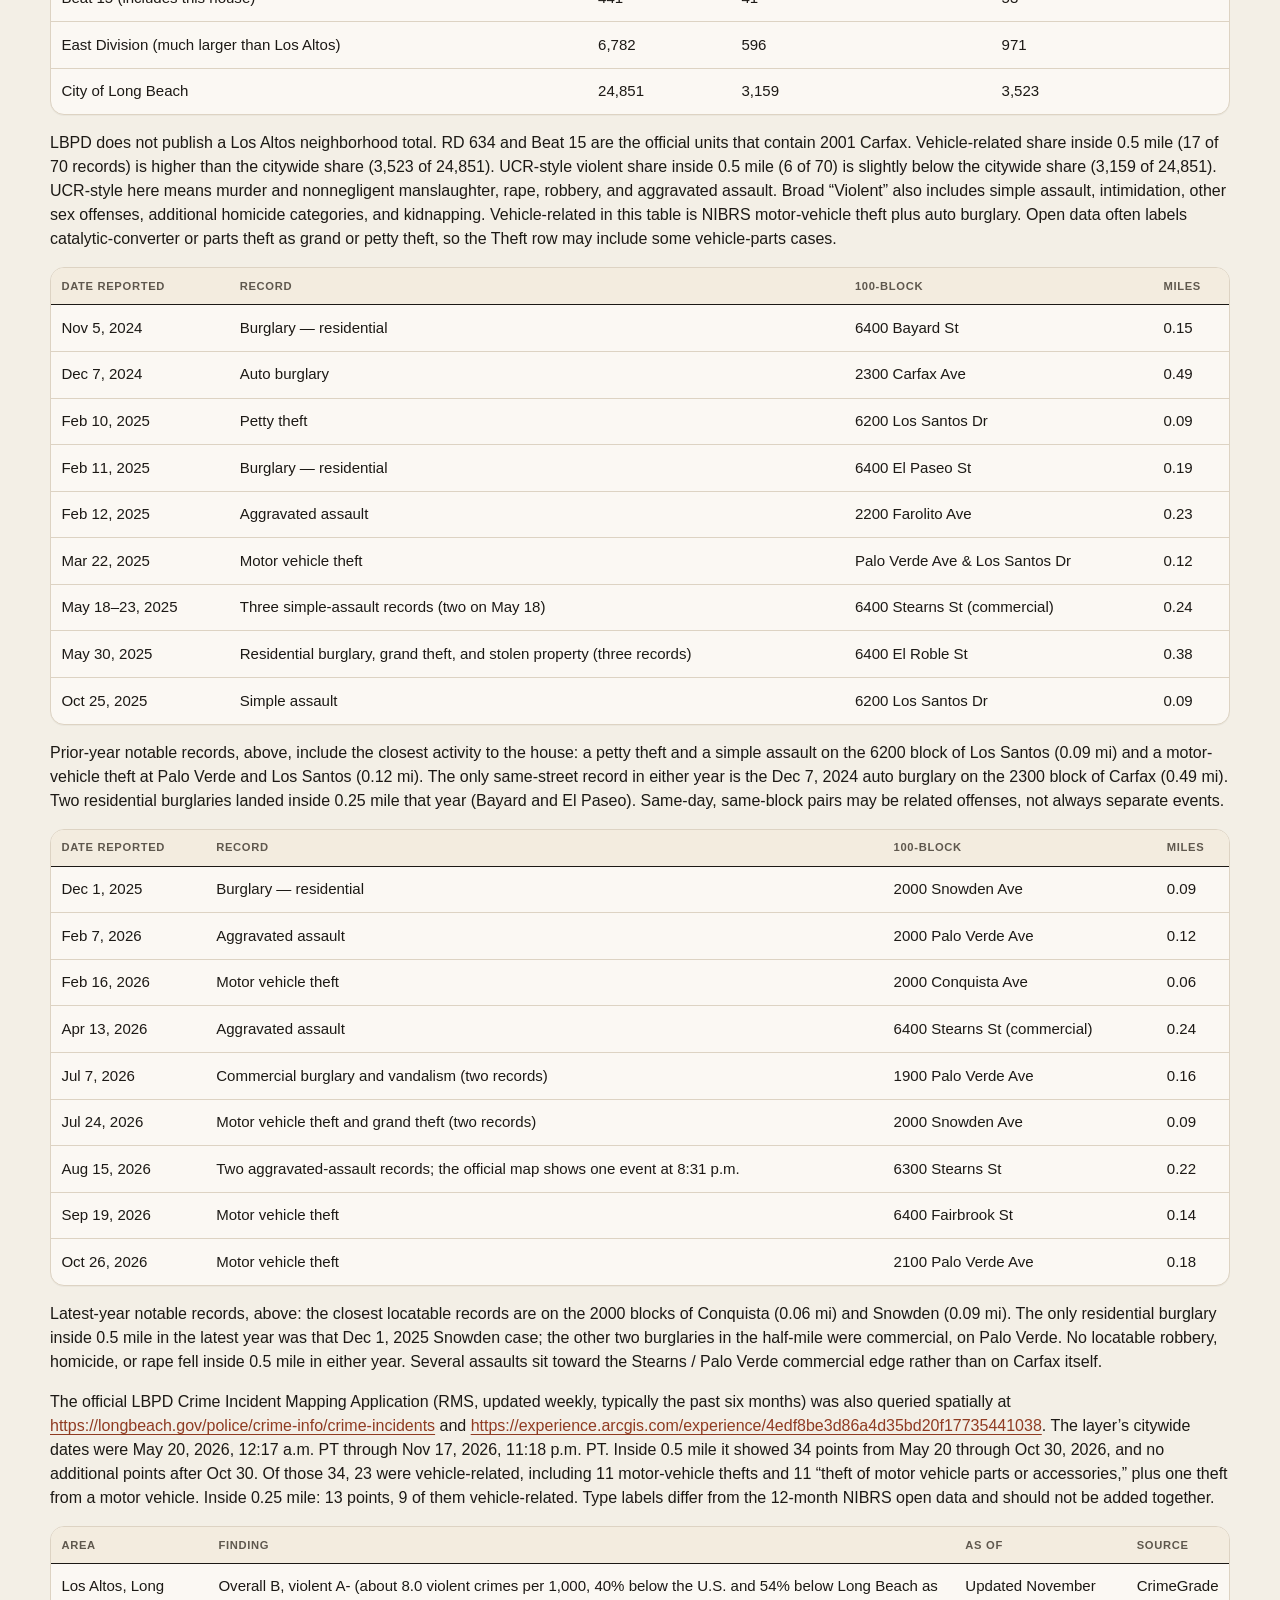
<file: carfax-deep-dive.html>
<!DOCTYPE html>
<html lang="en">
<head>
  <meta charset="utf-8">
  <meta name="viewport" content="width=device-width, initial-scale=1, viewport-fit=cover">
  <title>2001 Carfax Ave deep dive</title>
  <meta name="description" content="A same-year Tesoro Builders flip: bought May 15, 2026 for $925,000 as a 1,040 sqft house, now asking $1,495,000 as 2,015 sqft. The city’s closed addition permit is for 658 square feet, which does not add up to the listed living area.">
  <link rel="stylesheet" href="styles.css">
  <style>

    .nav { top: 0; }
    .section { scroll-margin-top: 4.5rem; }
    .nameplate a {
      color: inherit;
      text-decoration: none;
      letter-spacing: 0.14em;
    }
    .nameplate a:hover { text-decoration: underline; }
    .section-caption {
      color: var(--muted);
      font-size: 0.95rem;
      margin: -0.25rem 0 0.7rem;
      max-width: 46rem;
    }
    .props {
      display: grid;
      grid-template-columns: 11.5rem 1fr;
      gap: 0.35rem 1rem;
      background: var(--paper);
      border: 1px solid var(--line);
      border-radius: 14px;
      padding: 0.85rem 1rem;
      margin: 0.85rem 0 1rem;
      max-width: 46rem;
    }
    .props dt {
      margin: 0;
      color: var(--muted);
      font-size: 0.72rem;
      letter-spacing: 0.05em;
      text-transform: uppercase;
      padding-top: 0.2rem;
    }
    .props dd { margin: 0; }
    .callout .lead {
      font-family: var(--serif);
      font-size: 1.15rem;
      font-weight: 560;
      margin: 0 0 0.35rem;
    }
    .proscons {
      display: grid;
      grid-template-columns: 1fr 1fr;
      gap: 0.85rem;
      margin: 0.85rem 0 1.1rem;
    }
    .pros, .cons {
      background: var(--paper);
      border: 1px solid var(--line);
      border-radius: 14px;
      padding: 0.9rem 1rem 1rem;
    }
    .pros { border-left: 5px solid var(--good); }
    .cons { border-left: 5px solid var(--warn); }
    .pros h3, .cons h3 { margin: 0 0 0.45rem; font-size: 1.15rem; }
    .pros ul, .cons ul, .plain-list { margin: 0.2rem 0 0; padding-left: 1.15rem; }
    .pros li, .cons li, .plain-list li { margin: 0.45rem 0; }
    .link-cards {
      display: grid;
      grid-template-columns: repeat(auto-fill, minmax(16rem, 1fr));
      gap: 0.7rem;
      margin: 0.85rem 0 1rem;
    }
    .link-card {
      display: block;
      background: var(--paper);
      border: 1px solid var(--line);
      border-radius: 12px;
      padding: 0.8rem 0.95rem;
      text-decoration: none;
      color: inherit;
    }
    .link-card:hover { border-color: var(--ink); }
    .link-card-title {
      color: var(--accent);
      font-weight: 650;
      display: block;
      margin-bottom: 0.2rem;
    }
    .link-card-site {
      color: var(--muted);
      font-size: 0.82rem;
    }
    .chart-block { margin: 0.9rem 0 1.15rem; max-width: 46rem; }
    .chart-title {
      margin: 0 0 0.45rem;
      font-size: 0.75rem;
      letter-spacing: 0.1em;
      text-transform: uppercase;
      color: var(--accent);
    }
    .bars { display: grid; gap: 0.65rem; }
    .bar-row { display: grid; grid-template-columns: 8.2rem 1fr; gap: 0.55rem; align-items: start; }
    .bar-label { font-size: 0.88rem; padding-top: 0.1rem; }
    .bar-track {
      background: #efe6d6;
      border-radius: 8px;
      overflow: hidden;
      min-height: 1.55rem;
    }
    .bar-fill {
      background: var(--accent);
      color: #fbf8f3;
      font-weight: 750;
      font-variant-numeric: tabular-nums;
      font-size: 0.85rem;
      padding: 0.2rem 0.45rem;
      border-radius: 8px;
      min-width: 2.4rem;
      box-sizing: border-box;
    }
    .bar-row.is-emphasis .bar-fill { background: var(--ink); }
    .bar-meta { display: block; color: var(--muted); font-size: 0.8rem; margin-top: 0.15rem; }
    .line-chart { width: 100%; height: auto; background: var(--paper); border: 1px solid var(--line); border-radius: 14px; }
    .subhead {
      font-family: var(--serif);
      font-size: 1.15rem;
      font-weight: 560;
      margin: 1.35rem 0 0.45rem;
    }
    .view-block { margin: 0.4rem 0 1.2rem; }
    footer.criteria .colophon { margin-top: 0.4rem; }
    .callout.info {
      background: var(--caveat-bg);
      border: 1px solid #c9d6de;
      border-left: 5px solid var(--caveat);
    }
    .report-image {
      margin: 1rem 0 1.2rem;
      background: var(--paper);
      border: 1px solid var(--line);
      border-radius: 14px;
      overflow: hidden;
      max-width: 46rem;
    }
    .report-image img {
      display: block;
      width: 100%;
      height: auto;
    }
    .report-image figcaption {
      color: var(--muted);
      font-size: 0.88rem;
      padding: 0.55rem 0.8rem 0.75rem;
    }
    @media (max-width: 700px) {
      .props { grid-template-columns: 1fr; gap: 0.15rem; }
      .props dt { padding-top: 0.55rem; }
      .props dt:first-child { padding-top: 0; }
      .proscons { grid-template-columns: 1fr; }
      .bar-row { grid-template-columns: 1fr; gap: 0.15rem; }
      .link-cards { grid-template-columns: 1fr; }
    }

  </style>
</head>
<body>
  <a class="skip" href="#content">Skip to the report</a>
  <main id="content">
    <div class="wrap">
      <header class="masthead">
        <div class="nameplate">
          <span>Personal search</span>
          <a href="./index.html">Back to weekly digest</a>
        </div>
        <h1>2001 Carfax Ave, Long Beach</h1>
        <p class="lede">A same-year Tesoro Builders flip: bought May 15, 2026 for $925,000 as a 1,040 sqft house, now asking $1,495,000 as 2,015 sqft. The city’s closed addition permit is for 658 square feet, which does not add up to the listed living area.</p>
        <p class="prepared">Research compiled Nov 22–23, 2026 (Pacific Time). This is a public-records review, not an appraisal, inspection, or title report. Every figure is tied to a source; gaps are called out.</p>
      </header>
      <nav class="nav" aria-label="On this page">
        <ul>
          <li><a href="./index.html">Back to weekly digest</a></li><li><a href="#glance">At a glance</a></li><li><a href="#listing">Listing basics</a></li><li><a href="#price">The flip and price history</a></li><li><a href="#permits">Permits and the square-footage gap</a></li><li><a href="#corner-lot">Corner lot, entrance, hedges and fences</a></li><li><a href="#footprint">Building footprint, before and after</a></li><li><a href="#taxes">Taxes and public records</a></li><li><a href="#inspection">Inspection and local concerns</a></li><li><a href="#crime">Crime</a></li><li><a href="#environment">Environmental hazards and airport noise</a></li><li><a href="#comps">Neighbors and comps</a></li><li><a href="#schools">Schools, walkability, commute</a></li><li><a href="#verdict">Red flags, questions, and verdict</a></li><li><a href="#sources">Sources</a></li>
        </ul>
      </nav>
      <section class="section" id="glance">
<h2>At a glance</h2>
<div class="callout">
<p class="lead">The listed 2,015 sqft does not match the permit math</p>
<p>Long Beach’s official permit inquiry shows addition BADD338820, closed and finaled Sep 30, 2026, for “Add 658 sf to existing single family dwelling.” The pre-remodel public-record size was 1,040 sqft. 1,040 + 658 = 1,698, not the 2,015 sqft on the listing. The LA County Assessor record still shows 1,040 sqft, 3 bedrooms, and 1 bath. Get the Certificate of Occupancy and a measured/appraised living area before treating 2,015 as fact.</p>
</div>
<dl class="props">
<dt>Status</dt><dd><span class="badge warn">Active</span></dd>
<dt>List price</dt><dd>$1,495,000 ($742/sqft on listed 2,015; $880/sqft on 1,040+658)</dd>
<dt>Zestimate</dt><dd>$1,477,700, as of Nov 22, 2026</dd>
<dt>Listed size</dt><dd>4 bed / 3 bath / 2,015 sqft, one story</dd>
<dt>Assessor size, 2025 roll</dt><dd>3 bed / 1 bath / 1,040 sqft</dd>
<dt>Lot / year / HOA</dt><dd>5,820 sqft corner lot · 1953 · no HOA</dd>
<dt>This listing</dt><dd>About 58–62 days on market; listed Sep 21, 2026 at $1,600,000</dd>
<dt>Bought</dt><dd>$925,000 on May 15, 2026, then remodeled and relisted</dd>
</dl>
<p>Research compiled Nov 22–23, 2026 (Pacific Time). This is a public-records review, not an appraisal, inspection, or title report. Every figure is tied to a source; gaps are called out.</p>
</section>
<section class="section" id="listing">
<h2>Listing basics</h2>
<dl class="props">
<dt>Address</dt><dd>2001 Carfax Ave, Long Beach, CA 90815, corner of Carfax and Los Santos</dd>
<dt>Area</dt><dd>Los Altos / South of Fwy (LSF), MLS area 34 / X-100</dd>
<dt>Type</dt><dd>Single-family, one story, custom/modern, no pool</dd>
<dt>MLS</dt><dd>PW26203992 (CRMLS)</dd>
<dt>List price</dt><dd>$1,495,000, cut Nov 5, 2026 from $1,550,000 and Oct 13 from $1,600,000</dd>
<dt>Beds / baths</dt><dd>4 bedrooms and 3 full baths, all on the main level</dd>
<dt>Living area</dt><dd>2,015 sqft on the listing. Source is not stated as Assessor. See permits.</dd>
<dt>Lot</dt><dd>5,820 sqft (0.1336 acres), source: public records</dd>
<dt>Year built</dt><dd>1953</dd>
<dt>Garage</dt><dd>2-car attached, drywalled, epoxy floor, EV outlet</dd>
<dt>HOA</dt><dd>None / $0</dd>
<dt>Other fees</dt><dd>Listings show an other annual assessment of $389; confirm on the tax bill.</dd>
<dt>Condition flags</dt><dd>Additions/Alterations, Building Permit, Updated/Remodeled</dd>
<dt>Disclosures</dt><dd>Home warranty. Staging furniture excluded.</dd>
<dt>APN</dt><dd>7231003020 (Lot 80)</dd>
<dt>Listing agent</dt><dd>Grace Parris, Keller Williams Coastal Prop., DRE 01460379, (562) 338-3009</dd>
<dt>Builder named</dt><dd>Tesoro Builders</dd>
</dl>
<p>The listing, consistent across Zillow, Hoffman Murphy, MyBeachTeam, and Willis Allen, describes a newly expanded and remodeled Tesoro Builders house: open plan with a vaulted ceiling; kitchen with island, engineered quartz, GE stainless appliances, and a Duro 36-inch six-burner range; primary suite with a sliding door to a tree-lined outdoor space and a porcelain-and-quartz bath; waterproof SPC vinyl floors; dual-pane windows; new 200-amp panel; all-new plumbing including water and sewer lines to the street clean-out; heat-pump HVAC; a new roof; new concrete deck and landscaping; interior laundry with a utility sink. Some listing versions say “see attached supplements: Certificate of Occupancy and Termite Completion.” Those supplements were not retrieved here.</p>
<p>Current price and status were confirmed Nov 22, 2026 on Zillow (price cut $55,000 on Nov 5; 58 days on Zillow; 1,510 views; 129 saves), HomeFinder (62 days on MLS), Hoffman Murphy (updated Nov 22), and MyBeachTeam (58 days, last updated Nov 22). Realtor.com was geo-blocked from this environment. Redfin’s property page still showed the May 15, 2026 sale of the unexpanded 1,040 sqft house at $925,000 and a Redfin Estimate of $914,141; treat that estimate as stale and not a valuation of the remodeled house.</p>
</section>
<section class="section" id="price">
<h2>The flip and price history</h2>
<p class="section-caption">The May 2026 close is a sale. Later points on the listing chart are asking prices.</p>
<p>This is a same-year flip. On Apr 24, 2026 the house was listed at $925,000 as a 3-bed, 1-bath, 1,040 sqft “prime opportunity” with cosmetic repairs needed, a roof permitted in 2023, a sewer line the then-listing said was installed in 2022, and dual-pane windows (Redfin / CRMLS PW26088201). It went contingent May 3, pending May 11, and closed May 15, 2026 at $925,000, 21 days after listing. The buyer’s agent was Grace Parris of Keller Williams Coastal Prop., the same agent now listing the remodeled house. The prior recorded sale was Jul 1, 1977 for $61,000.</p>
<div class="view-block">
<h3 class="subhead">2026 flip listing</h3>
<div class="chart-block"><p class="chart-title">Price</p><svg class="line-chart" viewBox="0 0 700 260" role="img" aria-label="Price"><line x1="54" y1="20.0" x2="682" y2="20.0" stroke="#ddd3c3" stroke-width="1" /><text x="46" y="24.0" text-anchor="end" font-size="10" fill="#5f584e">$1.7M</text><line x1="54" y1="118.0" x2="682" y2="118.0" stroke="#ddd3c3" stroke-width="1" /><text x="46" y="122.0" text-anchor="end" font-size="10" fill="#5f584e">$1.25M</text><line x1="54" y1="216.0" x2="682" y2="216.0" stroke="#ddd3c3" stroke-width="1" /><text x="46" y="220.0" text-anchor="end" font-size="10" fill="#5f584e">$800k</text><polyline fill="none" stroke="#8f3b22" stroke-width="2.5" points="54.0,188.8 211.0,41.8 368.0,52.7 525.0,64.6 682.0,64.6" /><circle cx="54.0" cy="188.8" r="4.5" fill="#8f3b22" /><circle cx="211.0" cy="41.8" r="4.5" fill="#8f3b22" /><circle cx="368.0" cy="52.7" r="4.5" fill="#8f3b22" /><circle cx="525.0" cy="64.6" r="4.5" fill="#8f3b22" /><circle cx="682.0" cy="64.6" r="4.5" fill="#8f3b22" /><text x="54.0" y="178.8" text-anchor="middle" font-size="11" fill="#1c1915" font-weight="700">$925k</text><text x="54.0" y="246" text-anchor="middle" font-size="10" fill="#5f584e">May 15 sale</text><text x="211.0" y="31.8" text-anchor="middle" font-size="11" fill="#1c1915" font-weight="700">$1.6M</text><text x="211.0" y="246" text-anchor="middle" font-size="10" fill="#5f584e">Sep 21 list</text><text x="368.0" y="42.7" text-anchor="middle" font-size="11" fill="#1c1915" font-weight="700">$1.55M</text><text x="368.0" y="246" text-anchor="middle" font-size="10" fill="#5f584e">Oct 13 cut</text><text x="525.0" y="54.6" text-anchor="middle" font-size="11" fill="#1c1915" font-weight="700">$1.5M</text><text x="525.0" y="246" text-anchor="middle" font-size="10" fill="#5f584e">Nov 5 cut</text><text x="682.0" y="54.6" text-anchor="middle" font-size="11" fill="#1c1915" font-weight="700">$1.5M</text><text x="682.0" y="246" text-anchor="middle" font-size="10" fill="#5f584e">Nov 22</text></svg></div>
</div>
<div class="view-block">
<h3 class="subhead">Sale history</h3>
<div class="chart-block"><p class="chart-title">Sale price</p><svg class="line-chart" viewBox="0 0 700 260" role="img" aria-label="Sale price"><line x1="54" y1="20.0" x2="682" y2="20.0" stroke="#ddd3c3" stroke-width="1" /><text x="46" y="24.0" text-anchor="end" font-size="10" fill="#5f584e">$1.6M</text><line x1="54" y1="118.0" x2="682" y2="118.0" stroke="#ddd3c3" stroke-width="1" /><text x="46" y="122.0" text-anchor="end" font-size="10" fill="#5f584e">$800k</text><line x1="54" y1="216.0" x2="682" y2="216.0" stroke="#ddd3c3" stroke-width="1" /><text x="46" y="220.0" text-anchor="end" font-size="10" fill="#5f584e">$0k</text><polyline fill="none" stroke="#8f3b22" stroke-width="2.5" points="54.0,208.5 682.0,102.7" /><circle cx="54.0" cy="208.5" r="4.5" fill="#8f3b22" /><circle cx="682.0" cy="102.7" r="4.5" fill="#8f3b22" /><text x="54.0" y="198.5" text-anchor="middle" font-size="11" fill="#1c1915" font-weight="700">$61k</text><text x="54.0" y="246" text-anchor="middle" font-size="10" fill="#5f584e">1977</text><text x="682.0" y="92.7" text-anchor="middle" font-size="11" fill="#1c1915" font-weight="700">$925k</text><text x="682.0" y="246" text-anchor="middle" font-size="10" fill="#5f584e">May 2026</text></svg></div>
</div>
<div class="table-wrap">
<table class="cards">
<thead><tr><th>Date</th><th>Event</th><th>Price</th><th>Source</th></tr></thead>
<tbody>
<tr><td data-label="Date">Jul 1, 1977</td><td data-label="Event">Sold (public record)</td><td data-label="Price" class="num">$61,000</td><td data-label="Source">Redfin, HomeFinder</td></tr><tr><td data-label="Date">Apr 24, 2026</td><td data-label="Event">Listed, 3/1, 1,040 sqft</td><td data-label="Price" class="num">$925,000</td><td data-label="Source">Redfin / CRMLS PW26088201</td></tr><tr><td data-label="Date">May 15, 2026</td><td data-label="Event">Sold</td><td data-label="Price" class="num">$925,000</td><td data-label="Source">Redfin, Coldwell Banker, HomeFinder</td></tr><tr><td data-label="Date">Sep 20, 2026</td><td data-label="Event">Added to MLS PW26203992</td><td data-label="Price" class="num">$1,600,000</td><td data-label="Source">Willis Allen / CRMLS</td></tr><tr><td data-label="Date">Sep 21, 2026</td><td data-label="Event">Listed as 4/3, 2,015 sqft</td><td data-label="Price" class="num">$1,600,000</td><td data-label="Source">HomeFinder, MyBeachTeam</td></tr><tr><td data-label="Date">Sep 25, 2026</td><td data-label="Event">Status change to Active</td><td data-label="Price" class="num">$1,600,000</td><td data-label="Source">Willis Allen / CRMLS</td></tr><tr><td data-label="Date">Oct 13, 2026</td><td data-label="Event">Price cut</td><td data-label="Price" class="num">$1,550,000</td><td data-label="Source">HomeFinder, MyBeachTeam</td></tr><tr><td data-label="Date">Nov 5, 2026</td><td data-label="Event">Price cut</td><td data-label="Price" class="num">$1,495,000</td><td data-label="Source">Zillow, HomeFinder</td></tr><tr><td data-label="Date">Nov 22, 2026</td><td data-label="Event">Still active</td><td data-label="Price" class="num">$1,495,000</td><td data-label="Source">Zillow, Hoffman Murphy</td></tr></tbody>
</table>
</div>
<p>The current ask is $570,000, or about 62%, above the May purchase, after $105,000 of cuts from the September ask. The remodeled listing hit the MLS around Sep 20–25, which is before the city’s posted final date of Sep 30, 2026 on addition permit BADD338820. Ask when the Certificate of Occupancy was actually issued, and whether the house was marketed before the permit was finaled.</p>
</section>
<section class="section" id="permits">
<h2>Permits and the square-footage gap</h2>
<p>Permits were pulled from the City of Long Beach official Address Project Inquiry at <a href="https://rose.longbeach.gov/HPLandMgmt/PB/SitusInquiry.asp">https://rose.longbeach.gov/HPLandMgmt/PB/SitusInquiry.asp</a> (the tool embedded on the Permit Status Inquiry page). Search used number 2001 and street name Carfax, as the city instructs (no prefix or suffix). No holds were found. The older Inspection History tool did not return inspection line-items for the current project numbers. The Certificate of Occupancy document itself was not retrieved from citydocs/Laserfiche.</p>
<div class="table-wrap">
<table class="cards">
<thead><tr><th>Project</th><th>Description</th><th>Status / final</th><th>Source</th></tr></thead>
<tbody>
<tr><td data-label="Project">BADD338820, Addition</td><td data-label="Description">Add 658 sf to existing single family dwelling. Add new kitchen, family room, two (2) bathrooms, and laundry. Remodel bathroom. Install HVAC system.</td><td data-label="Status / final">Closed, final 9/30/2026</td><td data-label="Source">Long Beach Situs Inquiry</td></tr><tr><td data-label="Project">BRRF294662, Building reroof SFD/duplex</td><td data-label="Description">Express online permitting: reroof main dwelling and garage with composition shingles (asphalt), 2380</td><td data-label="Status / final">Closed, final 8/10/2023</td><td data-label="Source">Long Beach Situs Inquiry</td></tr><tr><td data-label="Project">CEFR296472, Foreclosure Registry Program</td><td data-label="Description">Foreclosure Registry Program</td><td data-label="Status / final">Closed, final 3/27/2025</td><td data-label="Source">Long Beach Situs Inquiry</td></tr><tr><td data-label="Project">00089227 (archived)</td><td data-label="Description">Remove existing; reroof with 20-year composition shingles</td><td data-label="Status / final">Final 10/31/1990</td><td data-label="Source">Archived Situs Inquiry</td></tr><tr><td data-label="Project">00170587 (archived)</td><td data-label="Description">Install 80 ft by 6 ft of block wall fence</td><td data-label="Status / final">Final 6/03/1994</td><td data-label="Source">Archived Situs Inquiry</td></tr></tbody>
</table>
</div>
<div class="table-wrap">
<table class="cards">
<thead><tr><th>Square-footage check</th><th>Figure</th><th>Source</th></tr></thead>
<tbody>
<tr><td data-label="Square-footage check">Public-record / assessor living area before this remodel</td><td data-label="Figure" class="num">1,040 sqft</td><td data-label="Source">Redfin public record, May 2026 listing</td></tr><tr><td data-label="Square-footage check">Addition permitted in BADD338820</td><td data-label="Figure" class="num">658 sqft</td><td data-label="Source">Long Beach Situs Inquiry</td></tr><tr><td data-label="Square-footage check">1,040 + 658</td><td data-label="Figure" class="num">1,698 sqft</td><td data-label="Source">Arithmetic</td></tr><tr><td data-label="Square-footage check">Current listing living area</td><td data-label="Figure" class="num">2,015 sqft</td><td data-label="Source">MLS PW26203992</td></tr><tr><td data-label="Square-footage check">Gap, listing minus 1,040 + 658</td><td data-label="Figure" class="num">317 sqft</td><td data-label="Source">Arithmetic</td></tr><tr><td data-label="Square-footage check">Assessor living area still shown</td><td data-label="Figure" class="num">1,040 sqft, 3 bed / 1 bath</td><td data-label="Source">Redfin public record / tax rolls</td></tr></tbody>
</table>
</div>
<p>The addition permit is real, closed, and includes the kitchen, family room, two new bathrooms, laundry, a remodeled bathroom, and HVAC, which supports the listing’s remodel story. What it does not support, on its face, is 2,015 sqft. A buyer should compare the C of O and approved plans to a tape or appraisal. No separate 2026 reroof, electrical-panel, or plumbing permit appeared in this official inquiry; those items may have been scoped under BADD338820, but that is not documented in the short description. The current listing calls the roof “new,” while the only reroof permit found was finaled Aug 10, 2023, before this owner bought the house. The April 2026 listing’s “sewer line in 2022” also has no matching standalone permit in this search.</p>
<p>The BADD338820 description does not mention relocating the front door from Carfax to Los Santos, or the hedges around the former Carfax front lawn. Whether those items were on the approved plans could not be verified from the one-line inquiry text; see Corner lot, entrance, hedges and fences.</p>
<p>Tesoro Builders Inc holds California CSLB license 1147207, Class B general building. Secondary license directories report status CLEAR, issued Dec 4, 2025, expiring Dec 31, 2027, with a Redlands locality and Pablo Velasco as the responsible managing officer. Confirm on <a href="https://cslb.ca.gov/">https://cslb.ca.gov/</a>. The license was only a few months old when this project was built. Grace Parris both bought the property as buyer’s agent in May and is the listing agent now; ask whether she or an affiliated entity is the seller.</p>
</section>
<section class="section" id="corner-lot">
<h2>Corner lot, entrance, hedges and fences</h2>
<div class="callout info">
<p class="lead">Moving the front door does not change which yard is the front</p>
<p>Official City of Long Beach zoning GIS classifies this parcel R-1-N (no overlay). On a corner lot, the front lot line is the shortest street frontage, not whichever street the door faces (LBMC 21.15.1150.A). LA County parcel GIS for AIN 7231003020 (Tract 17254 Lot 80), in California State Plane Zone 5 (EPSG:2229), shows Los Santos on the south and Carfax on the east, with the street corner at the southeast. The east (Carfax) straight segment is 48.00 feet plus chamfer segments at the corner; the west line is 48.03 feet; the north (rear) line is 103.96 feet. The south (Los Santos) line is irregular and already chamfered at the southeast. Carfax is still the shorter street frontage and remains the legal front. These lengths are GIS approximations, not a survey.</p>
</div>
<p>Code citations below are from a readable copy of the Long Beach Municipal Code, 2026-10 edition, updated Oct 19, 2026, at gocodebook.com, used because library.municode.com did not return usable Title 21 pages when fetched. Official code: <a href="https://library.municode.com/ca/long_beach/codes/municipal_code">https://library.municode.com/ca/long_beach/codes/municipal_code</a>. Zoning confirmed at the Census point 33.79236, −118.11003 on the City’s Zoning feature service (ZONING_SYMBOL R-1-N; no overlay, planned-development subarea, or special-setback polygon; not in a historic district or landmark layer). Map: <a href="https://prod-longbeachca.hub.arcgis.com/maps/6722e791ba2f42228175bbc06815fd51">https://prod-longbeachca.hub.arcgis.com/maps/6722e791ba2f42228175bbc06815fd51</a>. District description: <a href="https://longbeach.gov/lbcd/planning/current/zoning/established/">https://longbeach.gov/lbcd/planning/current/zoning/established/</a>.</p>
<p>1. Relocating the entrance. In R-1-N there is no rule that the front door must face a particular street. The pedestrian front-entry standard (“the front entry shall face the front property line or on a corner lot, the side street property line”) applies only “In the R-1-T, R-3 and R-4 zones” (21.31.250). Table 31-2A footnote (g), about orienting new subdivision lots to the side street, attaches to other districts and does not set a door-facing rule for an existing R-1-N house. Every lot has one front yard and one rear yard; all other lines are sides (21.31.215). The required front yard is the area between the front lot line and the required front setback, across the full width of the lot (21.15.1160). In R-1-N that front setback is 20 feet; the side setback is 4 feet (Table 31-2A). So a door moved to face Los Santos does not turn the Carfax yard into a street-side yard for setback or fence-height purposes, as long as Carfax remains the shorter frontage.</p>
<p>A building permit is generally required. “No person… shall erect, construct, enlarge, alter, repair, remodel, move, remove, improve, convert or demolish any building or part of a building or structure… without first obtaining a permit covering such work from the Building Official” (18.04.010.A). The $1,000 valuation exemption in 18.04.020.B.1 does not apply if the work “affects the fire life-safety, structural stability or required accessible route of a building or structure, or public safety.” Cutting a new exterior entrance typically involves a new wall opening and the dwelling’s exit, so it would usually need a permit. BADD338820 is a closed addition permit (final Sep 30, 2026) for 658 square feet, a new kitchen, family room, two bathrooms, laundry, a remodeled bathroom, and HVAC. That posted description does not mention moving the front door or landscaping. Approved plans and the Certificate of Occupancy were not retrieved, so this review cannot confirm whether the new Los Santos door was shown on those plans. The legal situs remains 2001 Carfax Ave.</p>
<p>2. Hedges around the former Carfax front lawn. A hedge is “any cultivated plant growth which is sufficiently dense along a line as to obstruct passage of light, air or solid objects; it does not constitute a fence or garden wall” (21.15.1320). Residential lots must be landscaped under Chapter 21.42 (21.31.285). In every zoning district, required yards “shall be attractively landscaped,” and “Live plant material shall cover a minimum of fifty percent (50%) of any front setback area” (21.42.030.A.3). No general front-yard or street-side hedge height cap was found for R-1-N. The three-foot plant-height limit in corner cutoff areas in 21.42.040.F applies only to “R-3, R-4 and Nonresidential Districts” (21.42.040) and should not be applied to this R-1-N lot.</p>
<p>Two limits still matter. First, a corner cutoff (defined in 21.15.660 as a triangle created by measuring from the corner of a lot six feet by six feet to ten feet by ten feet along each property line or driveway) is required in all residential districts at intersections of streets, driveways, or alleys. “Nothing shall be erected or allowed to grow within the corner cutoff in such a manner as to impede visibility or accessibility up to eight feet (8&#x27;) in height. Corner cutoffs shall be a minimum of six feet by six feet (6′ × 6′)” (21.31.215.G). That reaches hedges, not just fences. Information Bulletin IB-BU-041 (rev. May 25, 2018) uses slightly different wording (“from three feet to eight feet”); the current code text in 21.31.215.G is the controlling standard. Second, in the public parkway (typically the strip between curb and sidewalk, and any strip between sidewalk and the private line), continuous hedge-like plantings are prohibited; allowed parkway plants are groundcover not more than eight inches high, accent plantings or shrubbery not more than thirty-two inches high, and street trees; fencing in the parkway is prohibited except six-inch curbing (21.42.050.C.2, .D.3.b, .D.3.d). Parkway landscaping must also be kept from interfering with traffic lines of sight (21.42.050.D.2). Hedges on the private former front lawn are generally allowed if they leave at least 50% live plant cover in the front setback and do not grow so as to block the cutoff or sit as a continuous hedge in the parkway. Existing hedge height and exact placement relative to the cutoff and parkway were not field-measured.</p>
<p>3. A fence inside the hedge line. Putting the fence inside the hedges does not change which yard it is in. Fences and garden walls are permitted accessory structures in all zones, subject to Chapter 21.43 (21.43.010). Height is measured from grade on the public-right-of-way side for fences adjoining the right-of-way, and from the average grade of both sides between private properties (21.43.020). Residential limits are in Table 43-1:</p>
<div class="table-wrap">
<table class="cards">
<thead><tr><th>Location (residential, Table 43-1)</th><th>Maximum height</th><th>Notes</th></tr></thead>
<tbody>
<tr><td data-label="Location (residential, Table 43-1)">Required front yard (here, the 20-foot setback from Carfax, across the lot)</td><td data-label="Maximum height">3 feet</td><td data-label="Notes">Notes (b) and (f): 4 feet in a City Council “special fence height area” if the extra foot is wrought iron or chain link; taller than 3 feet in a designated high-crime area only with an administrative use permit (21.52.231.5). Neither designation was verified for this parcel.</td></tr><tr><td data-label="Location (residential, Table 43-1)">Other required yard (including the Los Santos street-side yard)</td><td data-label="Maximum height">6 feet 6 inches</td><td data-label="Notes">R-1-N side setback in Table 31-2A is 4 feet. No larger street-side setback was found for R-1-N (the 15% street-side rule in footnote (q) applies to other districts).</td></tr><tr><td data-label="Location (residential, Table 43-1)">Outside of required yard area</td><td data-label="Maximum height">10 feet</td><td data-label="Notes"></td></tr><tr><td data-label="Location (residential, Table 43-1)">Corner cutoff (all zones)</td><td data-label="Maximum height">3 feet</td><td data-label="Notes">Exception (a)(iv): chain link and wrought iron/metal tubing more than 3 feet are allowed in the cutoff if they do not obstruct visibility.</td></tr><tr><td data-label="Location (residential, Table 43-1)">Abutting a nonresidential district or use; or an alley / flood-control channel / non-street right-of-way; or a major arterial under note (d)</td><td data-label="Maximum height">8 feet</td><td data-label="Notes">Notes (c) and (d). Not indicated for this interior Los Altos corner.</td></tr></tbody>
</table>
</div>
<p>Open versus solid: no general residential rule was found that a front-yard fence must be open or must be solid. The openness requirements that do appear are the 3-foot cutoff cap, the exception allowing taller open chain link or metal tubing in the cutoff if visibility is not blocked, and the special-area extra foot being wrought iron or chain link. Materials: barbed wire or similar fencing with sharp, protruding objects capable of cutting or puncturing a person is prohibited in residential zones and may not be attached to, embedded in, or laid upon any fence or wall; decorative wrought iron is excluded from that ban (21.43.030). No general R-1 prohibition on chain link, wood, masonry, or wrought iron was found in Chapter 21.43. Gates and fence doors cannot swing over public property or the right-of-way (IB-BU-041).</p>
<p>Permits. The City’s fence page and IB-BU-041 say Planning Bureau review and approval of location, height, and material are required in all cases, even when a building permit is not. Current Title 18 (18.04.020.B.4, 2026-10 edition, ORD-25-0019) says a building permit is not required for fences of materials other than concrete, masonry, brick, heavy timber, or similar that are not over seven (7) feet above grade, or for fences built partly or wholly of those masonry/heavy-timber materials that are not over four (4) feet above grade, provided the work does not violate the zoning regulations. That exemption still requires compliance with zoning height limits; the subsection cites Section 21.46.020, but a current 21.46.020 was not retrieved, and the operative height table in the 2026-10 zoning code is Table 43-1 in Chapter 21.43. IB-BU-041 (2018) and <a href="https://longbeach.gov/lbcd/building/inspection/fences-walls/">https://longbeach.gov/lbcd/building/inspection/fences-walls/</a> still say a building permit is required for wood, chain link, or wrought iron over 6 feet 6 inches, or for concrete, masonry, or brick over 4 feet. The current code text in 18.04.020.B.4 (7 feet / 4 feet) is the later standard; zoning still caps most required yards at 3 feet or 6 feet 6 inches, so a 7-foot wood fence would be legal only where Table 43-1 allows it (outside required yards, up to 10 feet) and would still need Planning approval. Retaining walls or planter boxes need a building permit if over 4 feet measured from the bottom of the footing to the top of the wall, if they support a surcharge or sloping earth, or if built on a slope steeper than 20% (18.04.020.B.5). The official inquiry already lists an archived 1994 permit, 00170587, for “Install 80 ft by 6 ft of block wall fence,” finaled Jun 3, 1994; whether that wall is still in place was not verified in the field.</p>
<p>The listing states there is no HOA. Recorded CC&amp;Rs were not searched at the Los Angeles County Recorder, so a private restriction is not ruled out from this review. Los Altos is not a City historic district at this point on the official historic-district layer, so a Certificate of Appropriateness was not indicated.</p>
<p>What could not be verified: approved plans and the Certificate of Occupancy for BADD338820 (so whether the door relocation was in that permit); survey-grade street frontages; whether this parcel is in a “special fence height area” or a high-crime area eligible for a front-yard fence AUP; current official text of 21.46.020 and of 21.15.1660 / 21.15.1690 (reversed-corner definition); and recorded CC&amp;Rs. A photo-based estimate of the hedges versus the corner cutoff is in Building footprint, before and after; it is not a field survey, and parkway placement was not measured on the ground.</p>
</section>
<section class="section" id="footprint">
<h2>Building footprint, before and after</h2>
<p>The roof outline grew only modestly, even though the house was clearly reconfigured toward Carfax. This is a roof-and-eave footprint, not living area: it includes the attached garage and typical eave overhang in both years. Measured Nov 23, 2026, Pacific Time. Not a survey.</p>
<div class="table-wrap">
<table class="cards">
<thead><tr><th>Measure</th><th>Square feet</th><th>Source</th><th>Confidence</th></tr></thead>
<tbody>
<tr><td data-label="Measure">Before roof / building outline</td><td data-label="Square feet" class="num">2,325</td><td data-label="Source">Official LARIAC Buildings 2020 (BLD_ID 528186746882, source LARIAC2 / 2008, status Unchanged). Matches the 2011 and later pre-remodel county aerials.</td><td data-label="Confidence">High</td></tr><tr><td data-label="Measure">After roof / drip line</td><td data-label="Square feet" class="num">About 2,500 (range 2,400–2,650)</td><td data-label="Source">Drip line traced on the 2026 MLS drone photo and scaled to California State Plane Zone 5 feet (EPSG:2229) with a parcel-corner homography.</td><td data-label="Confidence">Moderate</td></tr><tr><td data-label="Measure">Net roof increase</td><td data-label="Square feet" class="num">About +175 (range +80 to +330)</td><td data-label="Source">After minus LARIAC. Alternate fits and ±8-pixel ground-control nudges drive the range.</td><td data-label="Confidence">Moderate</td></tr><tr><td data-label="Measure">New roof only / old roof no longer under the new drip line</td><td data-label="Square feet" class="num">About 610 new, 435 pulled back</td><td data-label="Source">Overlap of the two outlines under the same georeference. More sensitive to remaining alignment error than the net.</td><td data-label="Confidence">Low–moderate</td></tr><tr><td data-label="Measure">Wall-line estimate, 1.5–2 ft eave inset</td><td data-label="Square feet" class="num">Before 1,815–1,939; after 2,045–2,156; increase about +216 to +230</td><td data-label="Source">Geometric inset of each outline. Typical eave, not a measured soffit.</td><td data-label="Confidence">Low–moderate</td></tr><tr><td data-label="Measure">Assessor living, still shown</td><td data-label="Square feet" class="num">1,040</td><td data-label="Source">LA County Assessor / public record</td><td data-label="Confidence">High, as enrolled</td></tr><tr><td data-label="Measure">Permitted addition (BADD338820)</td><td data-label="Square feet" class="num">658</td><td data-label="Source">Long Beach Situs Inquiry</td><td data-label="Confidence">High, as posted</td></tr><tr><td data-label="Measure">1,040 + 658</td><td data-label="Square feet" class="num">1,698</td><td data-label="Source">Arithmetic</td><td data-label="Confidence">—</td></tr><tr><td data-label="Measure">Listed living area</td><td data-label="Square feet" class="num">2,015</td><td data-label="Source">MLS PW26203992</td><td data-label="Confidence">Unverified</td></tr><tr><td data-label="Measure">Listing minus assessor</td><td data-label="Square feet" class="num">975</td><td data-label="Source">Arithmetic</td><td data-label="Confidence">—</td></tr></tbody>
</table>
</div>
<p>Official north-up aerials show Los Santos on the south and Carfax on the east, with the street corner at the southeast. The drone photo is oriented the same way (Los Santos at the bottom, Carfax at the right). The west wing is the garage, attached and under the continuous roof, accessed from a Los Santos driveway, in both the 2011 aerial and the 2026 photo. The user’s Google Earth 3D before oblique was not on disk, so the before number is the official LARIAC outline checked against public top-down county imagery. No 2026 post-remodel ortho was found; Esri World Imagery at this parcel still showed the pre-remodel house.</p>
<p>The overlay is a reconfiguration, not a simple eastward bump: the new drip line extends about 7 feet farther east into the old Carfax front yard and adds a south-facing entry gable on Los Santos, while the west and south edges sit a few feet inside the old outline. Under the same georeference, roughly 610 sqft of roof is new and roughly 435 sqft of the old outline is gone, for a net of about 175. That 610 sqft of new roof is in the same ballpark as the 658 sf addition permit, but the split is more fragile than the net because the drone is not a true ortho and the southeast chamfer still has a residual of about 6–11 feet. A 975 sqft living-area increase (2,015 minus 1,040) does not fit a ~175 sqft net roof increase as a simple expansion of the building envelope. A consistency check, not a proof: 1,698 living (the permit math) plus a typical 400–440 sqft two-car garage plus roughly 350–400 sqft of eaves lands near 2,450–2,540, on top of the after-roof estimate; 2,015 of living under a ~2,500 sqft roof would leave little room for that garage and the eaves. Garage and eave sizes here are typical, not taken from plans. The listing does describe a two-car attached garage.</p>
<figure class="report-image">
<img src="./img/before-roof.jpg" alt="Pre-remodel LA County aerial of 2001 Carfax with the official LARIAC building outline of 2,325 square feet in green and the assessor parcel in yellow, north up, Los Santos at the bottom and Carfax at the right." width="1788" height="1660" style="aspect-ratio: 1788/1660;">
<figcaption>Before: official LARIAC outline, 2,325 sqft, on a pre-2026 county aerial. The outline includes the attached west garage and roof overhang and matches the 2011 roof. Not a survey.</figcaption>
</figure>
<figure class="report-image">
<img src="./img/after-roof.jpg" alt="2026 drone photo of 2001 Carfax with the traced after roof drip line of about 2,500 square feet in blue and the assessor parcel in yellow." width="1500" height="1136" style="aspect-ratio: 1500/1136;">
<figcaption>After: drip line traced on the 2026 MLS drone photo, about 2,500 sqft (range 2,400–2,650). Includes the attached garage and eaves. Yellow is the assessor parcel, georeferenced to the same photo.</figcaption>
</figure>
<figure class="report-image">
<img src="./img/footprint-overlay.jpg" alt="The official pre-remodel LARIAC outline in green overlaid on the 2026 drone photo, with the after drip line in blue, showing a new east wing and south gable and a pullback on the west and south." width="1500" height="1146" style="aspect-ratio: 1500/1146;">
<figcaption>Green is the official pre-remodel outline projected onto the 2026 photo; blue is the after drip line. The house added toward Carfax and gained a Los Santos gable, and pulled in slightly on the west and south.</figcaption>
</figure>
<figure class="report-image">
<img src="./img/visibility-triangle.jpg" alt="The same 2026 drone photo with a semi-transparent red 6-by-6-foot corner visibility triangle at the southeast property-line corner, two red 6-by-6 driveway triangles on Los Santos, a green line along the Carfax hedge row, and the yellow parcel already chamfered at the street corner." width="1500" height="1176" style="aspect-ratio: 1500/1176;">
<figcaption>Red fill at the southeast is the 6 × 6 ft visibility triangle measured from the implied 90° lot corner along the property lines, not from the curb (LBMC 21.15.660 and 21.31.215.G). The two mid-frontage red triangles are 6 × 6 driveway cutoffs at the Los Santos garage apron. Green is the Carfax hedge row. The official parcel is already chamfered about 12–16 ft at this corner.</figcaption>
</figure>
<p>Long Beach measures the corner cutoff from the corner of the lot along each property line or driveway, not from the curb (21.15.660; 21.31.215.G, minimum 6 feet by 6 feet, nothing may grow so as to impede visibility up to 8 feet). The property line is typically at the back of the sidewalk when the sidewalk lies in the public right-of-way. This parcel already has a rounded southeast cut of about 12–16 feet, larger than the 6 × 6 minimum; the drawn 6 × 6 from the implied 90° corner falls mostly in that existing cut and the sidewalk, not in the planted lawn.</p>
<p>The Carfax hedge row appears to sit outside that implied 6 × 6 triangle. The nearest traced hedge point, at the south end of the row, is about 10 feet from the triangle. Because the southeast georeference still has a residual of up to about 11 feet, that 10-foot gap could be smaller, and this review cannot rule out the last one or two plants sitting near the edge. Visually, a run of lawn and sidewalk remains between the last hedges and the red triangle, and the hedge row does not stand in the middle of the cutoff. Parkway plants and a street tree along Los Santos also fall outside the triangle in this overlay. Confidence is moderate, and this is a photo-scale estimate, not a field survey. The Los Santos driveway 6 × 6 marks are at both edges of the west concrete garage apron where it meets the south property line.</p>
<p>What could not be verified: a true 2026 post-remodel ortho; the user’s before oblique (it was not on the machine); approved plans or a Certificate of Occupancy that would show designed living area, garage area, and eave depth; and a field survey of the hedges versus the cutoff. Areas were computed in State Plane feet, not Web Mercator.</p>
</section>
<section class="section" id="taxes">
<h2>Taxes and public records</h2>
<p>APN 7231003020. Official roll figures should be confirmed at <a href="https://portal.assessor.lacounty.gov/">https://portal.assessor.lacounty.gov/</a>. Redfin’s public-record tax table and HomeFinder’s tax table disagree slightly on the latest year label. Redfin shows 2025 tax $2,659 on assessed $178,817 (land $71,479, improvements $107,338). HomeFinder shows 2025 tax $2,658 on assessed $182,392 (land $72,908, improvements $109,484), and 2024 at $178,817. $182,392 is exactly a 2% Prop 13 increase from $178,817, so HomeFinder’s “2025” row may be the newer roll. In either case, the enrolled value is still the old long-term-owner base, not the $925,000 May 2026 sale or the new addition.</p>
<div class="table-wrap">
<table class="cards">
<thead><tr><th>Year (HomeFinder)</th><th>Tax</th><th>Assessed</th><th>Land</th><th>Improvements</th></tr></thead>
<tbody>
<tr><td data-label="Year (HomeFinder)">2025</td><td data-label="Tax" class="num">$2,658</td><td data-label="Assessed" class="num">$182,392</td><td data-label="Land" class="num">$72,908</td><td data-label="Improvements" class="num">$109,484</td></tr><tr><td data-label="Year (HomeFinder)">2024</td><td data-label="Tax" class="num">$2,560</td><td data-label="Assessed" class="num">$178,817</td><td data-label="Land" class="num">$71,479</td><td data-label="Improvements" class="num">$107,338</td></tr><tr><td data-label="Year (HomeFinder)">2023</td><td data-label="Tax" class="num">$2,522</td><td data-label="Assessed" class="num">$171,875</td><td data-label="Land" class="num">$68,704</td><td data-label="Improvements" class="num">$103,171</td></tr><tr><td data-label="Year (HomeFinder)">2022</td><td data-label="Tax" class="num">$2,380</td><td data-label="Assessed" class="num">$168,506</td><td data-label="Land" class="num">$67,357</td><td data-label="Improvements" class="num">$101,149</td></tr><tr><td data-label="Year (HomeFinder)">2021</td><td data-label="Tax" class="num">$2,334</td><td data-label="Assessed" class="num">$165,203</td><td data-label="Land" class="num">$66,037</td><td data-label="Improvements" class="num">$99,166</td></tr><tr><td data-label="Year (HomeFinder)">2019</td><td data-label="Tax" class="num">$2,300</td><td data-label="Assessed" class="num">$160,305</td><td data-label="Land" class="num">$64,079</td><td data-label="Improvements" class="num">$96,226</td></tr></tbody>
</table>
</div>
<p>The May 2026 change in ownership at $925,000 starts a new Prop 13 base year, and the permitted addition will also be assessed. A buyer at $1,495,000 should expect the tax bill to be reset near the purchase price, plus any special assessments (listings show $389 other annual assessment), not remain near $2,658. That is a large jump. The city’s Foreclosure Registry case CEFR296472 was closed Mar 27, 2025, before this sale. TopHap still displayed a “pre-foreclosure (NOD)” flag; treat that as something to clear on a current title report, not as proof of a live foreclosure against the present owner.</p>
</section>
<section class="section" id="inspection">
<h2>Inspection and local concerns</h2>
<p>No public inspection report was found, other than the listing’s claim that a termite-completion supplement is attached. The house is a brand-new addition and full systems remodel, finaled Sep 30, 2026, and is already back on the market. That is short seasoning. A buyer still needs an independent inspection, sewer scope, roof review (2023 reroof versus “new roof” claim), and a look at the addition’s foundation and drainage, especially because the parcel is in a mapped liquefaction zone.</p>
<ul class="plain-list">
<li>Liquefaction. LA County hazard GIS places this point in a California Geological Survey liquefaction zone (Los Alamitos quad, zone released Mar 25, 1999). That matters for a 2026 addition. Ask for the soils report used in plan check.</li>
<li>Airport. The house is about 2.63 miles from Long Beach Airport at 4100 Donald Douglas Dr (Census geocoder). A parcel-level official 65 CNEL contour was not opened this turn. Secondary noise-map writeups say Los Altos south of the 405 is outside the 65 CNEL contour. Visit during flight hours and check <a href="https://longbeach.gov/lgb/community-information/noise-abatement">https://longbeach.gov/lgb/community-information/noise-abatement</a>.</li>
<li>Freeway. The subdivision name is Los Altos/South of Fwy. The 405 is nearby; drive-by at rush hour rather than relying on a listing’s “tree-lined” description.</li>
</ul>
</section>
<section class="section" id="crime">
<h2>Crime</h2>
<p>Official LBPD incident records were pulled for two windows: the prior year (date_reported Nov 1, 2024 through Nov 1, 2025) and the latest year (Nov 1, 2025 through Nov 1, 2026, the last date in the city’s open dataset when this was queried). Both endpoints are inclusive, so Nov 1, 2025 appears in each window. That one-day overlap does not change the 0.25- or 0.5-mile counts (zero locatable records that day in either radius). Citywide, 74 records on Nov 1, 2025 are in both totals and do not change the direction of the citywide decline. The feed is published with a 21-day delay (LBPD Crime Dashboard announcement, Dec 4, 2025). Counts are reported records, not unique events. Addresses are 100-block anonymized; distances use Census-geocoded block points to 33.79236, −118.11003. Sexual-assault addresses are redacted, so those records cannot be placed in a radius.</p>
<div class="view-block">
<h3 class="subhead">0.25 mile</h3>
<div class="table-wrap">
<table class="cards">
<thead><tr><th>Type</th><th>Prior year</th><th>Latest year</th><th>Change</th></tr></thead>
<tbody>
<tr><td data-label="Type">Violent (incl. simple assault / intimidation)</td><td data-label="Prior year" class="num">7</td><td data-label="Latest year" class="num">7</td><td data-label="Change" class="num">0</td></tr><tr><td data-label="Type">UCR-style violent (subset)</td><td data-label="Prior year" class="num">1</td><td data-label="Latest year" class="num">4</td><td data-label="Change" class="num">+3</td></tr><tr><td data-label="Type">Burglary</td><td data-label="Prior year" class="num">2</td><td data-label="Latest year" class="num">2</td><td data-label="Change" class="num">0</td></tr><tr><td data-label="Type">Vehicle break-in / auto theft</td><td data-label="Prior year" class="num">3</td><td data-label="Latest year" class="num">5</td><td data-label="Change" class="num">+2</td></tr><tr><td data-label="Type">Theft (other larceny)</td><td data-label="Prior year" class="num">2</td><td data-label="Latest year" class="num">7</td><td data-label="Change" class="num">+5</td></tr><tr><td data-label="Type">Other</td><td data-label="Prior year" class="num">0</td><td data-label="Latest year" class="num">3</td><td data-label="Change" class="num">+3</td></tr><tr><td data-label="Type">Total locatable records</td><td data-label="Prior year" class="num">14</td><td data-label="Latest year" class="num">24</td><td data-label="Change" class="num">+10</td></tr></tbody>
</table>
</div>
</div>
<div class="view-block">
<h3 class="subhead">0.5 mile</h3>
<div class="table-wrap">
<table class="cards">
<thead><tr><th>Type</th><th>Prior year</th><th>Latest year</th><th>Change</th></tr></thead>
<tbody>
<tr><td data-label="Type">Violent (incl. simple assault / intimidation)</td><td data-label="Prior year" class="num">20</td><td data-label="Latest year" class="num">12</td><td data-label="Change" class="num">−8 (−40%)</td></tr><tr><td data-label="Type">UCR-style violent (subset)</td><td data-label="Prior year" class="num">3</td><td data-label="Latest year" class="num">6</td><td data-label="Change" class="num">+3</td></tr><tr><td data-label="Type">Burglary</td><td data-label="Prior year" class="num">3</td><td data-label="Latest year" class="num">3</td><td data-label="Change" class="num">0</td></tr><tr><td data-label="Type">Vehicle break-in / auto theft</td><td data-label="Prior year" class="num">13</td><td data-label="Latest year" class="num">17</td><td data-label="Change" class="num">+4 (+31%)</td></tr><tr><td data-label="Type">Theft (other larceny)</td><td data-label="Prior year" class="num">14</td><td data-label="Latest year" class="num">29</td><td data-label="Change" class="num">+15 (+107%)</td></tr><tr><td data-label="Type">Other</td><td data-label="Prior year" class="num">9</td><td data-label="Latest year" class="num">9</td><td data-label="Change" class="num">0</td></tr><tr><td data-label="Type">Total locatable records</td><td data-label="Prior year" class="num">59</td><td data-label="Latest year" class="num">70</td><td data-label="Change" class="num">+11 (+19%)</td></tr></tbody>
</table>
</div>
</div>
<div class="view-block">
<h3 class="subhead">Citywide</h3>
<div class="table-wrap">
<table class="cards">
<thead><tr><th>Type</th><th>Prior year</th><th>Latest year</th><th>Change</th></tr></thead>
<tbody>
<tr><td data-label="Type">Violent (incl. simple assault / intimidation)</td><td data-label="Prior year" class="num">9,635</td><td data-label="Latest year" class="num">9,314</td><td data-label="Change" class="num">−321 (−3.3%)</td></tr><tr><td data-label="Type">UCR-style violent (subset)</td><td data-label="Prior year" class="num">3,340</td><td data-label="Latest year" class="num">3,159</td><td data-label="Change" class="num">−181 (−5.4%)</td></tr><tr><td data-label="Type">Burglary</td><td data-label="Prior year" class="num">2,154</td><td data-label="Latest year" class="num">1,800</td><td data-label="Change" class="num">−354 (−16%)</td></tr><tr><td data-label="Type">Vehicle break-in / auto theft</td><td data-label="Prior year" class="num">4,793</td><td data-label="Latest year" class="num">3,523</td><td data-label="Change" class="num">−1,270 (−26%)</td></tr><tr><td data-label="Type">Theft (other larceny)</td><td data-label="Prior year" class="num">5,700</td><td data-label="Latest year" class="num">4,780</td><td data-label="Change" class="num">−920 (−16%)</td></tr><tr><td data-label="Type">Other</td><td data-label="Prior year" class="num">6,967</td><td data-label="Latest year" class="num">5,434</td><td data-label="Change" class="num">−1,533 (−22%)</td></tr><tr><td data-label="Type">Total records</td><td data-label="Prior year" class="num">29,249</td><td data-label="Latest year" class="num">24,851</td><td data-label="Change" class="num">−4,398 (−15%)</td></tr></tbody>
</table>
</div>
</div>
<p>Source: DataLB dataset “LBPD Criminal Incident Data,” queried Nov 22, 2026 (data processed 8:00 a.m. PT that day), at <a href="https://data.longbeach.gov/explore/dataset/lbpd-criminal-incident-data/information/">https://data.longbeach.gov/explore/dataset/lbpd-criminal-incident-data/information/</a>, using the same NIBRS buckets and radii as the latest-year counts. The 2000 block of Carfax had zero records in both windows. The only 2000 Carfax record in the 2023–present file remains a motor-vehicle theft on Jun 24, 2023. A single prior-year auto burglary was reported on the 2300 block of Carfax on Dec 7, 2024, 0.49 mile north of the house.</p>
<p>Year over year, Long Beach as a whole fell from 29,249 to 24,851 records (−15%), with the steepest drop in vehicle-related records (−26%). Inside 0.5 mile the opposite happened on property crime: locatable records rose from 59 to 70 (+19%), theft went from 14 to 29, and vehicle-related records went from 13 to 17. Vehicle-related share inside 0.5 mile stayed high (13 of 59, or 22%, then 17 of 70, or 24%) while the citywide vehicle share fell from 16% to 14%. Broad violent records inside 0.5 mile fell from 20 to 12 (−40%), mostly a drop in simple assault (17 to 4). UCR-style violent records in that radius rose from 3 to 6; those are small counts and should not be read as a solid rate change. Inside 0.25 mile the total rose from 14 to 24, a small base, with violent counts flat at 7 but a shift toward more aggravated-assault records (1 to 4). Burglary was unchanged in both radii (2 and 3). The latest-year theft increase may include some vehicle-parts cases labeled as grand or petty theft in open data.</p>
<p>Latest-year radius totals still exclude three sex-offense records in the home’s reporting district (RD 634) whose addresses were redacted: a rape at a commercial location on Feb 16, 2026, and two fondling records (one residential, one commercial) on Mar 29 and Apr 23, 2026. In the prior year, RD 634 had no sex-offense records in this dataset, but five sex-offense records in the seven nearby reporting districts used for geocoding were redacted (RDs 631, 632, 633, and 653) and also could not be distance-filtered. Official unit totals, not radius-filtered: RD 634 went from 109 to 124 records; Beat 15 went from 484 to 441.</p>
<div class="table-wrap">
<table class="cards">
<thead><tr><th>Area</th><th>Records</th><th>UCR-style violent</th><th>Vehicle-related</th></tr></thead>
<tbody>
<tr><td data-label="Area">0.25-mile radius (locatable)</td><td data-label="Records" class="num">24</td><td data-label="UCR-style violent" class="num">4</td><td data-label="Vehicle-related" class="num">5</td></tr><tr><td data-label="Area">0.5-mile radius (locatable)</td><td data-label="Records" class="num">70</td><td data-label="UCR-style violent" class="num">6</td><td data-label="Vehicle-related" class="num">17</td></tr><tr><td data-label="Area">Reporting district 634 (includes this house)</td><td data-label="Records" class="num">124</td><td data-label="UCR-style violent" class="num">13</td><td data-label="Vehicle-related" class="num">16</td></tr><tr><td data-label="Area">Beat 15 (includes this house)</td><td data-label="Records" class="num">441</td><td data-label="UCR-style violent" class="num">41</td><td data-label="Vehicle-related" class="num">53</td></tr><tr><td data-label="Area">East Division (much larger than Los Altos)</td><td data-label="Records" class="num">6,782</td><td data-label="UCR-style violent" class="num">596</td><td data-label="Vehicle-related" class="num">971</td></tr><tr><td data-label="Area">City of Long Beach</td><td data-label="Records" class="num">24,851</td><td data-label="UCR-style violent" class="num">3,159</td><td data-label="Vehicle-related" class="num">3,523</td></tr></tbody>
</table>
</div>
<p>LBPD does not publish a Los Altos neighborhood total. RD 634 and Beat 15 are the official units that contain 2001 Carfax. Vehicle-related share inside 0.5 mile (17 of 70 records) is higher than the citywide share (3,523 of 24,851). UCR-style violent share inside 0.5 mile (6 of 70) is slightly below the citywide share (3,159 of 24,851). UCR-style here means murder and nonnegligent manslaughter, rape, robbery, and aggravated assault. Broad “Violent” also includes simple assault, intimidation, other sex offenses, additional homicide categories, and kidnapping. Vehicle-related in this table is NIBRS motor-vehicle theft plus auto burglary. Open data often labels catalytic-converter or parts theft as grand or petty theft, so the Theft row may include some vehicle-parts cases.</p>
<div class="table-wrap">
<table class="cards">
<thead><tr><th>Date reported</th><th>Record</th><th>100-block</th><th>Miles</th></tr></thead>
<tbody>
<tr><td data-label="Date reported">Nov 5, 2024</td><td data-label="Record">Burglary — residential</td><td data-label="100-block">6400 Bayard St</td><td data-label="Miles" class="num">0.15</td></tr><tr><td data-label="Date reported">Dec 7, 2024</td><td data-label="Record">Auto burglary</td><td data-label="100-block">2300 Carfax Ave</td><td data-label="Miles" class="num">0.49</td></tr><tr><td data-label="Date reported">Feb 10, 2025</td><td data-label="Record">Petty theft</td><td data-label="100-block">6200 Los Santos Dr</td><td data-label="Miles" class="num">0.09</td></tr><tr><td data-label="Date reported">Feb 11, 2025</td><td data-label="Record">Burglary — residential</td><td data-label="100-block">6400 El Paseo St</td><td data-label="Miles" class="num">0.19</td></tr><tr><td data-label="Date reported">Feb 12, 2025</td><td data-label="Record">Aggravated assault</td><td data-label="100-block">2200 Farolito Ave</td><td data-label="Miles" class="num">0.23</td></tr><tr><td data-label="Date reported">Mar 22, 2025</td><td data-label="Record">Motor vehicle theft</td><td data-label="100-block">Palo Verde Ave &amp; Los Santos Dr</td><td data-label="Miles" class="num">0.12</td></tr><tr><td data-label="Date reported">May 18–23, 2025</td><td data-label="Record">Three simple-assault records (two on May 18)</td><td data-label="100-block">6400 Stearns St (commercial)</td><td data-label="Miles" class="num">0.24</td></tr><tr><td data-label="Date reported">May 30, 2025</td><td data-label="Record">Residential burglary, grand theft, and stolen property (three records)</td><td data-label="100-block">6400 El Roble St</td><td data-label="Miles" class="num">0.38</td></tr><tr><td data-label="Date reported">Oct 25, 2025</td><td data-label="Record">Simple assault</td><td data-label="100-block">6200 Los Santos Dr</td><td data-label="Miles" class="num">0.09</td></tr></tbody>
</table>
</div>
<p>Prior-year notable records, above, include the closest activity to the house: a petty theft and a simple assault on the 6200 block of Los Santos (0.09 mi) and a motor-vehicle theft at Palo Verde and Los Santos (0.12 mi). The only same-street record in either year is the Dec 7, 2024 auto burglary on the 2300 block of Carfax (0.49 mi). Two residential burglaries landed inside 0.25 mile that year (Bayard and El Paseo). Same-day, same-block pairs may be related offenses, not always separate events.</p>
<div class="table-wrap">
<table class="cards">
<thead><tr><th>Date reported</th><th>Record</th><th>100-block</th><th>Miles</th></tr></thead>
<tbody>
<tr><td data-label="Date reported">Dec 1, 2025</td><td data-label="Record">Burglary — residential</td><td data-label="100-block">2000 Snowden Ave</td><td data-label="Miles" class="num">0.09</td></tr><tr><td data-label="Date reported">Feb 7, 2026</td><td data-label="Record">Aggravated assault</td><td data-label="100-block">2000 Palo Verde Ave</td><td data-label="Miles" class="num">0.12</td></tr><tr><td data-label="Date reported">Feb 16, 2026</td><td data-label="Record">Motor vehicle theft</td><td data-label="100-block">2000 Conquista Ave</td><td data-label="Miles" class="num">0.06</td></tr><tr><td data-label="Date reported">Apr 13, 2026</td><td data-label="Record">Aggravated assault</td><td data-label="100-block">6400 Stearns St (commercial)</td><td data-label="Miles" class="num">0.24</td></tr><tr><td data-label="Date reported">Jul 7, 2026</td><td data-label="Record">Commercial burglary and vandalism (two records)</td><td data-label="100-block">1900 Palo Verde Ave</td><td data-label="Miles" class="num">0.16</td></tr><tr><td data-label="Date reported">Jul 24, 2026</td><td data-label="Record">Motor vehicle theft and grand theft (two records)</td><td data-label="100-block">2000 Snowden Ave</td><td data-label="Miles" class="num">0.09</td></tr><tr><td data-label="Date reported">Aug 15, 2026</td><td data-label="Record">Two aggravated-assault records; the official map shows one event at 8:31 p.m.</td><td data-label="100-block">6300 Stearns St</td><td data-label="Miles" class="num">0.22</td></tr><tr><td data-label="Date reported">Sep 19, 2026</td><td data-label="Record">Motor vehicle theft</td><td data-label="100-block">6400 Fairbrook St</td><td data-label="Miles" class="num">0.14</td></tr><tr><td data-label="Date reported">Oct 26, 2026</td><td data-label="Record">Motor vehicle theft</td><td data-label="100-block">2100 Palo Verde Ave</td><td data-label="Miles" class="num">0.18</td></tr></tbody>
</table>
</div>
<p>Latest-year notable records, above: the closest locatable records are on the 2000 blocks of Conquista (0.06 mi) and Snowden (0.09 mi). The only residential burglary inside 0.5 mile in the latest year was that Dec 1, 2025 Snowden case; the other two burglaries in the half-mile were commercial, on Palo Verde. No locatable robbery, homicide, or rape fell inside 0.5 mile in either year. Several assaults sit toward the Stearns / Palo Verde commercial edge rather than on Carfax itself.</p>
<p>The official LBPD Crime Incident Mapping Application (RMS, updated weekly, typically the past six months) was also queried spatially at <a href="https://longbeach.gov/police/crime-info/crime-incidents">https://longbeach.gov/police/crime-info/crime-incidents</a> and <a href="https://experience.arcgis.com/experience/4edf8be3d86a4d35bd20f17735441038">https://experience.arcgis.com/experience/4edf8be3d86a4d35bd20f17735441038</a>. The layer’s citywide dates were May 20, 2026, 12:17 a.m. PT through Nov 17, 2026, 11:18 p.m. PT. Inside 0.5 mile it showed 34 points from May 20 through Oct 30, 2026, and no additional points after Oct 30. Of those 34, 23 were vehicle-related, including 11 motor-vehicle thefts and 11 “theft of motor vehicle parts or accessories,” plus one theft from a motor vehicle. Inside 0.25 mile: 13 points, 9 of them vehicle-related. Type labels differ from the 12-month NIBRS open data and should not be added together.</p>
<div class="table-wrap">
<table class="cards">
<thead><tr><th>Area</th><th>Finding</th><th>As of</th><th>Source</th></tr></thead>
<tbody>
<tr><td data-label="Area">Los Altos, Long Beach</td><td data-label="Finding">Overall B, violent A- (about 8.0 violent crimes per 1,000, 40% below the U.S. and 54% below Long Beach as a whole), property C-</td><td data-label="As of">Updated November 2026</td><td data-label="Source">CrimeGrade</td></tr><tr><td data-label="Area">Long Beach as a whole</td><td data-label="Finding">CrimeGrade grades citywide violent crime C+. It also reports citywide reported violent crime up 29% since 2019.</td><td data-label="As of">Updated November 2026</td><td data-label="Source">CrimeGrade</td></tr></tbody>
</table>
</div>
<p>Los Altos still grades as one of the safer Long Beach neighborhoods for violent crime on CrimeGrade’s modeled scale; property crime is the weaker grade. Those are neighborhood estimates, not official counts for this corner. Official records around 2001 Carfax are consistent with a quieter residential pocket whose main local pattern is vehicle and vehicle-parts crime on surrounding streets, with a small number of assaults nearer Stearns and Palo Verde.</p>
<p>What this means for a buyer: the 2000 block of Carfax itself was quiet in both years. Citywide records fell about 15%, including a sharp drop in vehicle crime, but this half-mile did not follow that property-crime decline — theft and auto theft/break-ins rose, and that remains the practical risk to underwrite, along with ordinary awareness near the Stearns commercial edge. Broad violent records nearby fell, mostly simple assaults, while a handful of aggravated assaults in the latest year keep that from being a clean “safer” story; those counts are small. Check the official map again before closing — open data lags about 21 days, addresses are anonymized to the 100-block, and sex-offense records in nearby districts (including three in RD 634 in the latest year) could not be located. Standard habits (lighting, cameras, not leaving valuables in cars) matter more than a violent-crime narrative.</p>
<p>NeighborhoodScout was not retrieved. CrimeMapping.com, CommunityCrimeMap / LexisNexis, and SpotCrime were not used for counts; no complete, citeable address-level extract from those third-party maps was obtained. Official LBPD open data and the official incident map were used instead. Nov 2–22, 2026 is not in the open dataset; the map layer extends through Nov 17, 2026 but showed no additional incidents inside 0.5 mile after Oct 30.</p>
</section>
<section class="section" id="environment">
<h2>Environmental hazards and airport noise</h2>
<p>Hazard findings use LA County GIS layers at the Census-geocoded point 33.79236, −118.11003, plus CalEnviroScreen 4.0 for tract 5743 (GEOID 06037574300). Confirm flood status at <a href="https://msc.fema.gov/portal/search">https://msc.fema.gov/portal/search</a>. A property-specific EnviroStor / GeoTracker radius search was not completed; run the address at <a href="https://geotracker.waterboards.ca.gov/">https://geotracker.waterboards.ca.gov/</a> and <a href="https://www.envirostor.dtsc.ca.gov/public/">https://www.envirostor.dtsc.ca.gov/public/</a>.</p>
<div class="table-wrap">
<table class="cards">
<thead><tr><th>Topic</th><th>Finding</th><th>Source</th></tr></thead>
<tbody>
<tr><td data-label="Topic">Flood (county layers)</td><td data-label="Finding">Point did not intersect the county 100-year or 500-year flood-plain layers.</td><td data-label="Source">LA County GIS, layers 11 and 12</td></tr><tr><td data-label="Topic">Dam inundation</td><td data-label="Finding">Point is inside the Prado Dam inundation area (earth fill, Army Corps). This is residual catastrophic-failure risk, not a typical riverine flood zone.</td><td data-label="Source">LA County GIS, layer 14</td></tr><tr><td data-label="Topic">Fire</td><td data-label="Finding">Local Responsibility Area, class NonWildland, not in a mapped Fire Hazard Severity Zone (layer revised Aug 21, 2025).</td><td data-label="Source">LA County GIS, layers 1, 2, 18</td></tr><tr><td data-label="Topic">Earthquake / fault</td><td data-label="Finding">Point did not intersect Alquist-Priolo traces or zones, or the county USGS fault layer.</td><td data-label="Source">LA County GIS, layers 4, 5, 17</td></tr><tr><td data-label="Topic">Liquefaction</td><td data-label="Finding">Inside a mapped liquefaction zone, Los Alamitos quad, released Mar 25, 1999.</td><td data-label="Source">LA County GIS, layer 9</td></tr><tr><td data-label="Topic">Landslide / tsunami</td><td data-label="Finding">Point did not intersect those county layers.</td><td data-label="Source">LA County GIS, layers 7, 8</td></tr><tr><td data-label="Topic">LGB noise</td><td data-label="Finding">About 2.63 miles from 4100 Donald Douglas Dr. Official parcel-level 65 CNEL not confirmed here.</td><td data-label="Source">Census geocoder; LGB noise page</td></tr></tbody>
</table>
</div>
<p>CalEnviroScreen 4.0 for tract 6037574300, ZIP 90815, population 6,052: overall score 13.87, 23rd percentile statewide (20–25% range). That low overall score is driven by very low population-characteristic percentiles (7th). Pollution burden is high: 84th percentile statewide. The standouts are toxic releases (97th), traffic (82nd), cleanup sites (80th), hazardous waste (78th), impaired water bodies (77th), lead (72nd), diesel PM (68th), and PM2.5 at 11.60 µg/m³ (63rd). This is a relatively advantaged neighborhood with a heavy industrial-and-traffic pollution burden in the official file.</p>
</section>
<section class="section" id="comps">
<h2>Neighbors and comps</h2>
<p class="section-caption">Subject $/sqft uses the listed 2,015 sqft unless noted. Neighbor estimates are not sales.</p>
<p>Adjacent and nearby Carfax houses are still mostly original-scale 1,050–1,600 sqft homes. HomeFinder value estimates, not sales, included 2009 Carfax at about $1,119,900 (3/2, 1,180 sqft) and 2000 Carfax at about $1,386,732 (4/2.5, 2,086 sqft). Closed sales are the better guide.</p>
<div class="chart-block"><div class="bars">
<div class="bar-row"><div class="bar-label">2306 Carfax<span class="bar-meta">sold $1,105,000 · 1,130 sqft · Mar 2026</span></div><div class="bar-track"><div class="bar-fill" style="width:100%">$978</div></div></div>
<div class="bar-row"><div class="bar-label">2009 Carfax<span class="bar-meta">sold $1,054,000 · 1,180 sqft · Mar 2024</span></div><div class="bar-track"><div class="bar-fill" style="width:91%">$893</div></div></div>
<div class="bar-row"><div class="bar-label">Subject on 1,698<span class="bar-meta">ask $1,495,000 if size is 1,040+658</span></div><div class="bar-track"><div class="bar-fill" style="width:90%">$880</div></div></div>
<div class="bar-row"><div class="bar-label">1820 Carfax<span class="bar-meta">sold $1,300,000 · 1,597 sqft · Jul 2025</span></div><div class="bar-track"><div class="bar-fill" style="width:83%">$814</div></div></div>
<div class="bar-row"><div class="bar-label">Subject listed size<span class="bar-meta">ask $1,495,000 · 2,015 sqft</span></div><div class="bar-track"><div class="bar-fill" style="width:76%">$742</div></div></div>
<div class="bar-row is-emphasis"><div class="bar-label">2279 Carfax<span class="bar-meta">sold $880,000 · 1,209 sqft · Dec 2024</span></div><div class="bar-track"><div class="bar-fill" style="width:74%">$728</div></div></div>
<div class="bar-row"><div class="bar-label">2201 Carfax<span class="bar-meta">sold $1,300,000 · 1,795 sqft · Oct 2024</span></div><div class="bar-track"><div class="bar-fill" style="width:74%">$724</div></div></div>
<div class="bar-row"><div class="bar-label">6320 E Los Santos<span class="bar-meta">sold $1,412,000 · 2,034 sqft · Jul 2025</span></div><div class="bar-track"><div class="bar-fill" style="width:71%">$694</div></div></div>
</div></div>
<div class="table-wrap">
<table class="cards">
<thead><tr><th>Home</th><th>Close / status</th><th>Size</th><th>Notes</th></tr></thead>
<tbody>
<tr><td data-label="Home">2001 Carfax (subject)</td><td data-label="Close / status">$1,495,000 list</td><td data-label="Size">Listed 4/3 · 2,015 · $742/sqft</td><td data-label="Notes">Flip; permitted addition 658 sf</td></tr><tr><td data-label="Home">6320 E Los Santos</td><td data-label="Close / status">$1,412,000, Jul 14, 2025</td><td data-label="Size">4/3 · 2,034 · $694/sqft</td><td data-label="Notes">Same LSF area, remodeled, sold over $1,300,000 ask</td></tr><tr><td data-label="Home">1811 Tevis</td><td data-label="Close / status">$1,395,000 or $1,420,000, Jun 6, 2025</td><td data-label="Size">5/2 · 2,018 sqft</td><td data-label="Notes">Remodeled; RE/MAX page shows both figures, confirm deed</td></tr><tr><td data-label="Home">1820 Carfax</td><td data-label="Close / status">$1,300,000, Jul 8, 2025</td><td data-label="Size">1,597 sqft · $814/sqft</td><td data-label="Notes">Same street</td></tr><tr><td data-label="Home">2201 Carfax</td><td data-label="Close / status">$1,300,000, Oct 21, 2024</td><td data-label="Size">1,795 sqft · $724/sqft</td><td data-label="Notes">Same street</td></tr><tr><td data-label="Home">2306 Carfax</td><td data-label="Close / status">$1,105,000, Mar 25, 2026</td><td data-label="Size">1,130 sqft · $978/sqft</td><td data-label="Notes">Unexpanded, just before this flip purchase</td></tr><tr><td data-label="Home">2009 Carfax</td><td data-label="Close / status">$1,054,000, Mar 22, 2024</td><td data-label="Size">3/2 · 1,180 · $893/sqft</td><td data-label="Notes">Near neighbor, unexpanded scale</td></tr><tr><td data-label="Home">2279 Carfax</td><td data-label="Close / status">$880,000, Dec 17, 2024</td><td data-label="Size">1,209 sqft · $728/sqft</td><td data-label="Notes">Same street</td></tr><tr><td data-label="Home">2001 Carfax, May 2026</td><td data-label="Close / status">$925,000, May 15, 2026</td><td data-label="Size">3/1 · 1,040 · $889/sqft</td><td data-label="Notes">This house, pre-remodel</td></tr></tbody>
</table>
</div>
<p>Market context: HomeFinder showed a Long Beach median list of $719,500, median list $621/sqft, median sold $850,000, and 61 days on market, and a Los Altos South median listing of $1,381,500. The closest like-kind sales found are remodeled ~2,000 sqft LSF homes from mid-2025: 6320 E Los Santos at $1,412,000 ($694/sqft) and 1811 Tevis at about $1.40 million on 2,018 sqft. The current ask is higher in dollars and, on the listed 2,015 sqft, higher per foot than 6320 E Los Santos. If living area is closer to the permitted 1,698 sqft, the ask looks even richer at about $880/sqft. Unremodeled Carfax sales in the $880,000–$1,105,000 range show what the street’s original 1,100 sqft houses actually bring; this flip is asking $390,000 or more above those, which is the point of the addition, but the market has already cut $105,000 and still has not taken it in 62 days.</p>
</section>
<section class="section" id="schools">
<h2>Schools, walkability, commute</h2>
<p>Assigned schools are from the listing (Minnie Gant, Stanford, Wilson, Long Beach Unified) and should be verified with LBUSD. Ratings are GreatSchools, 2026.</p>
<div class="table-wrap">
<table class="cards">
<thead><tr><th>School</th><th>Grades</th><th>GreatSchools</th><th>Distance</th></tr></thead>
<tbody>
<tr><td data-label="School">Gant Elementary, 1854 N Britton Dr</td><td data-label="Grades">K–5, 657 students</td><td data-label="GreatSchools" class="num">9/10</td><td data-label="Distance" class="num">0.55 mi</td></tr><tr><td data-label="School">Stanford Middle, 5871 E Los Arcos St</td><td data-label="Grades">6–8</td><td data-label="GreatSchools" class="num">7/10</td><td data-label="Distance" class="num">0.71 mi</td></tr><tr><td data-label="School">Wilson High, 4400 E 10th St</td><td data-label="Grades">9–12</td><td data-label="GreatSchools" class="num">6/10</td><td data-label="Distance" class="num">2.03 mi</td></tr></tbody>
</table>
</div>
<p>Distances are Census-geocoder point-to-campus. Gant is 9/10, top 16% in California on the 2026 GreatSchools rating, with a 10/10 test-score rating (78% math and 83% English proficient versus state averages of 37% and 49%). That school is a real part of the value, but enrollment should still be confirmed with the district.</p>
<dl class="props">
<dt>Walk Score</dt><dd>65 out of 100, Somewhat Walkable. <a href="https://www.walkscore.com/score/2001-carfax-ave-long-beach-ca-90815">https://www.walkscore.com/score/2001-carfax-ave-long-beach-ca-90815</a></dd>
<dt>Transit Score</dt><dd>38 out of 100</dd>
<dt>Bike Score</dt><dd>63 out of 100</dd>
<dt>Commute</dt><dd>Los Altos/South of Fwy, with 405 access nearby. Drive times were not independently timed. Long Beach Airport is about 2.6 miles away.</dd>
</dl>
</section>
<section class="section" id="verdict">
<h2>Red flags, questions, and verdict</h2>
<div class="proscons">
<div class="pros"><h3>What works</h3><ul><li>A closed city addition permit exists, finaled Sep 30, 2026, covering kitchen, family room, baths, laundry, and HVAC.</li>
<li>The listing offers a C of O and termite completion as supplements, and systems (panel, plumbing, heat pump) are described as new.</li>
<li>Corner lot in Los Altos South of Fwy, no HOA, two-car garage, and a walk to Gant Elementary (GreatSchools 9/10).</li>
<li>Violent-crime grades for Los Altos are strong relative to Long Beach, and official LBPD records show no incidents on the 2000 block of Carfax in either of the last two 12-month open-data windows. The main nearby pattern is vehicle and vehicle-parts theft, which rose in this half-mile even as citywide vehicle crime fell. Walk Score 65 is usable.</li>
<li>The May 2026 purchase at $925,000 looks in line with other unexpanded Carfax sales, so the starting basis was not obviously inflated.</li>
</ul></div>
<div class="cons"><h3>What to watch</h3><ul><li>Listed 2,015 sqft versus permitted 658 sf added to a 1,040 sqft house (1,698). Assessor still shows 1,040 / 3 / 1. A before/after roof-outline estimate shows only about 175 sqft of net roof growth (range roughly 80–330), which does not support a 975 sqft living-area increase as a simple expansion.</li>
<li>Same-year flip: $925,000 in May, listed at $1,600,000 in September, now $1,495,000, already cut $105,000 and sitting 62 days.</li>
<li>MLS went live around Sep 20–25, before the posted permit final date of Sep 30.</li>
<li>The listing agent also represented the May buyer. The contractor’s B license was issued Dec 4, 2025.</li>
<li>“New roof” sits next to a 2023 reroof permit and no separate 2026 reroof in the official inquiry.</li>
<li>Parcel is in a liquefaction zone and a Prado Dam inundation area. Pollution burden in this tract is in the 84th percentile.</li>
<li>At $1,495,000, or $742/sqft on the listed size, it is priced above mid-2025 remodeled ~2,000 sqft LSF comps such as 6320 E Los Santos at $1,412,000 ($694/sqft).</li>
</ul></div>
</div>
<ol class="plain-list">
<li>Provide the Certificate of Occupancy, finaled plans, and the approved living-area figure. Reconcile 2,015 with the 658 sf addition and the 1,040 assessor baseline.</li>
<li>Independent measurement or appraisal of livable square footage, and a full inspection of the addition, foundation, grading, and drainage given the liquefaction zone. Ask for the soils report.</li>
<li>Roof: was there a 2026 reroof, or is the 2023 roof being called new? Get age, layers, and any warranty.</li>
<li>Permits for the 200-amp panel, sewer and water laterals, and heat pump if they are not fully inside BADD338820.</li>
<li>Who is the seller? Is Grace Parris or an affiliate the owner? What did the remodel cost, and will the agent-owner relationship be disclosed?</li>
<li>Current title: clear the 2025 foreclosure-registry / any NOD flag, and confirm no open city holds (none showed on the official holds search).</li>
<li>Tax estimate at the eventual purchase price, plus the $389 assessment, and when the assessor will pick up the new square footage.</li>
<li>Visit at rush hour and during LGB flight periods. Confirm Gant / Stanford / Wilson attendance with LBUSD.</li>
<li>Check the official LBPD crime-incident map again before closing; the open dataset lags about 21 days.</li>
<li>If adding a fence inside the Carfax hedges, confirm Planning review, the 3-foot front-yard height cap, and the corner visibility triangle (21.31.215.G and Table 43-1). Ask the seller for approved plans showing the Los Santos entrance.</li>
</ol>
<p>Verdict: interesting house, aggressive ask, and one square-footage question that has to be answered before the price means anything. The remodel and the closed addition permit are real, Gant Elementary is a genuine plus, and Los Altos is a strong Long Beach neighborhood. But a buyer should not pay $1,495,000, or $742 per listed square foot, until the C of O shows that 2,015 sqft is the city’s number. If livable area is closer to 1,698, the ask is rich against 2025 remodeled comps near $1.40–$1.41 million. Even if 2,015 is later confirmed, the two price cuts and 62 days on market already suggest negotiating room, and a brand-new flip deserves a hard inspection rather than a premium for “turnkey.”</p>
</section>
<section class="section" id="sources">
<h2>Sources</h2>
<div class="link-cards">
<a class="link-card" href="https://www.zillow.com/homedetails/2001-Carfax-Ave-Long-Beach-CA-90815/21206502_zpid/"><span class="link-card-title">Zillow listing (Zestimate $1,477,700)</span><span class="link-card-site">Zillow</span></a>
<a class="link-card" href="https://www.redfin.com/CA/Long-Beach/2001-Carfax-Ave-90815/home/7583319"><span class="link-card-title">Redfin page (still showed the May 2026 pre-remodel sale)</span><span class="link-card-site">Redfin</span></a>
<a class="link-card" href="https://www.realtor.com/realestateandhomes-detail/2001-Carfax-Ave_Long-Beach_CA_90815_M15933-02272"><span class="link-card-title">Realtor.com (fetch geo-blocked from this environment)</span><span class="link-card-site">Realtor.com</span></a>
<a class="link-card" href="https://homefinder.com/realestateandhomes-detail/2001-Carfax-Ave_Long-Beach_CA_90815_M15933-02272"><span class="link-card-title">HomeFinder listing, flip history, and tax table</span><span class="link-card-site">HomeFinder</span></a>
<a class="link-card" href="https://hoffmanmurphy.com/listing/crmls/PW26203992/Long-Beach/2001-Carfax/"><span class="link-card-title">Hoffman Murphy / CRMLS details</span><span class="link-card-site">Hoffman Murphy</span></a>
<a class="link-card" href="https://www.mybeachteam.com/property-search/detail/10/PW26203992/2001-carfax-long-beach-ca-90815/"><span class="link-card-title">MyBeachTeam listing and price cuts</span><span class="link-card-site">MyBeachTeam</span></a>
<a class="link-card" href="https://www.willisallen.com/realestate/details/111471498/2001-carfax-avenue-long-beach-ca-90815"><span class="link-card-title">Willis Allen listing history, including Sep 20 MLS add</span><span class="link-card-site">Willis Allen</span></a>
<a class="link-card" href="https://www.longbeach.gov/lbcd/building/permit-center/status-inquiry/"><span class="link-card-title">Long Beach Permit Status Inquiry</span><span class="link-card-site">City of Long Beach</span></a>
<a class="link-card" href="https://rose.longbeach.gov/HPLandMgmt/PB/SitusInquiry.asp?AddNumber=2001&amp;StreetName=Carfax"><span class="link-card-title">Official Situs Inquiry for 2001 Carfax</span><span class="link-card-site">City of Long Beach</span></a>
<a class="link-card" href="https://library.municode.com/ca/long_beach/codes/municipal_code"><span class="link-card-title">Long Beach Municipal Code (official Municode library)</span><span class="link-card-site">City of Long Beach / Municode</span></a>
<a class="link-card" href="https://gocodebook.com/library/us/ca/long-beach/title-21-zoning-1/"><span class="link-card-title">LBMC Title 21 readable copy (2026-10 edition, updated Oct 19, 2026)</span><span class="link-card-site">gocodebook</span></a>
<a class="link-card" href="https://gocodebook.com/library/us/ca/long-beach/title-21-zoning-1/chapter-21.43-fences-and-garden-walls"><span class="link-card-title">LBMC Ch. 21.43 Fences and Garden Walls (Table 43-1)</span><span class="link-card-site">gocodebook</span></a>
<a class="link-card" href="https://gocodebook.com/library/us/ca/long-beach/title-21-zoning-1/chapter-21.31-residential-districts/division-ii-development-standards"><span class="link-card-title">LBMC Ch. 21.31 Div. II development standards</span><span class="link-card-site">gocodebook</span></a>
<a class="link-card" href="https://gocodebook.com/library/us/ca/long-beach/title-18-long-beach-building-standards-code-1/chapter-18.04-permits"><span class="link-card-title">LBMC Ch. 18.04 Permits (18.04.010 and 18.04.020)</span><span class="link-card-site">gocodebook</span></a>
<a class="link-card" href="https://prod-longbeachca.hub.arcgis.com/maps/6722e791ba2f42228175bbc06815fd51"><span class="link-card-title">Zoning and Land Use map (official GIS)</span><span class="link-card-site">MapsLB</span></a>
<a class="link-card" href="https://longbeach.gov/lbcd/planning/current/zoning/established/"><span class="link-card-title">Established zoning districts (R-1-N)</span><span class="link-card-site">City of Long Beach</span></a>
<a class="link-card" href="https://www.longbeach.gov/globalassets/lbcd/media-library/documents/planning/maps/zoning-maps/citywide-zoning-map"><span class="link-card-title">Citywide zoning map (as of Feb 4, 2026)</span><span class="link-card-site">City of Long Beach</span></a>
<a class="link-card" href="https://www.longbeach.gov/globalassets/lbcd/media-library/documents/building--safety/inspections/information-bulletins/ib-bu-041-fence-and-garden-wall--rev-05-29-18-"><span class="link-card-title">IB-BU-041 Fence and Garden Wall (rev. May 25, 2018)</span><span class="link-card-site">City of Long Beach</span></a>
<a class="link-card" href="https://longbeach.gov/lbcd/building/inspection/fences-walls/"><span class="link-card-title">Constructing/Installing Fences and Walls</span><span class="link-card-site">City of Long Beach</span></a>
<a class="link-card" href="https://portal.assessor.lacounty.gov/"><span class="link-card-title">LA County Assessor portal (AIN 7231003020)</span><span class="link-card-site">LA County Assessor</span></a>
<a class="link-card" href="https://egis-lacounty.hub.arcgis.com/"><span class="link-card-title">LA County Enterprise GIS (parcels, LARIAC buildings, aerials)</span><span class="link-card-site">LA County</span></a>
<a class="link-card" href="https://cslb.ca.gov/OnlineServices/CHECKLICENSEII/CheckLicense.aspx"><span class="link-card-title">CSLB license lookup</span><span class="link-card-site">CSLB</span></a>
<a class="link-card" href="https://data.ca.gov/@california-office-of-environmental-health-hazard-assessment/calenviroscreen-4-0"><span class="link-card-title">CalEnviroScreen 4.0 results</span><span class="link-card-site">OEHHA / data.ca.gov</span></a>
<a class="link-card" href="https://crimegrade.org/violent-crime-los-altos-long-beach-ca/"><span class="link-card-title">CrimeGrade Los Altos, Long Beach</span><span class="link-card-site">CrimeGrade</span></a>
<a class="link-card" href="https://data.longbeach.gov/explore/dataset/lbpd-criminal-incident-data/information/"><span class="link-card-title">LBPD Criminal Incident Data (open data, used for 12-month counts)</span><span class="link-card-site">DataLB</span></a>
<a class="link-card" href="https://longbeach.gov/police/crime-info/crime-incidents/"><span class="link-card-title">LBPD Crime Incident Mapping Application</span><span class="link-card-site">LBPD</span></a>
<a class="link-card" href="https://experience.arcgis.com/experience/4edf8be3d86a4d35bd20f17735441038"><span class="link-card-title">LBPD crime incidents map (ArcGIS Experience)</span><span class="link-card-site">LBPD / ArcGIS</span></a>
<a class="link-card" href="https://www.longbeach.gov/police/crime-info/crime-statistics/"><span class="link-card-title">Long Beach PD crime statistics / dashboard</span><span class="link-card-site">LBPD</span></a>
<a class="link-card" href="https://www.longbeach.gov/police/press-releases/lbpd-launches-new-interactive-crime-dashboard/"><span class="link-card-title">LBPD Crime Dashboard launch (21-day reporting delay)</span><span class="link-card-site">City of Long Beach</span></a>
<a class="link-card" href="https://www.walkscore.com/score/2001-carfax-ave-long-beach-ca-90815"><span class="link-card-title">Walk Score for this address</span><span class="link-card-site">Walk Score</span></a>
<a class="link-card" href="https://www.greatschools.org/california/long-beach/2560-Gant-Elementary-School/"><span class="link-card-title">Gant Elementary, GreatSchools 9/10</span><span class="link-card-site">GreatSchools</span></a>
<a class="link-card" href="https://www.greatschools.org/california/long-beach/2604-Stanford-Middle-School/"><span class="link-card-title">Stanford Middle, GreatSchools 7/10</span><span class="link-card-site">GreatSchools</span></a>
<a class="link-card" href="https://www.greatschools.org/california/long-beach/2615-Wilson-High-School/"><span class="link-card-title">Wilson High, GreatSchools 6/10</span><span class="link-card-site">GreatSchools</span></a>
<a class="link-card" href="https://www.southbayresidential.com/property-search/detail/10/PW25121473/6320-e-los-santos-drive-long-beach-ca-90815/"><span class="link-card-title">6320 E Los Santos Dr, sold Jul 2025</span><span class="link-card-site">South Bay Residential</span></a>
<a class="link-card" href="https://remaxgold.com/property/25-PW25068970-1811-Tevis-Avenue-Long-Beach-CA-90815/"><span class="link-card-title">1811 Tevis Ave, sold Jun 2025</span><span class="link-card-site">RE/MAX Gold</span></a>
<a class="link-card" href="https://longbeach.gov/lgb/community-information/noise-abatement"><span class="link-card-title">Long Beach Airport noise abatement</span><span class="link-card-site">LGB</span></a>
<a class="link-card" href="https://msc.fema.gov/portal/search"><span class="link-card-title">FEMA Flood Map Service Center</span><span class="link-card-site">FEMA</span></a>
<a class="link-card" href="https://geotracker.waterboards.ca.gov/"><span class="link-card-title">GeoTracker (run this address)</span><span class="link-card-site">State Water Board</span></a>
<a class="link-card" href="https://www.envirostor.dtsc.ca.gov/public/"><span class="link-card-title">EnviroStor (run this address)</span><span class="link-card-site">DTSC</span></a>
</div>
<p>Realtor.com was geo-blocked. Redfin’s subject page appeared stale on the May 2026 sale. Official C of O images from Laserfiche/citydocs, a parcel-level FEMA map, and EnviroStor/GeoTracker radius results were not captured. The before/after roof outlines use LA County parcel GIS for AIN 7231003020, LARIAC Buildings 2020 (BLD_ID 528186746882), LA County Aerial 2011 and later pre-remodel aerials, and a 2026 MLS drone photo. Figures were gathered Nov 22–23, 2026, Pacific Time, and can change with a new price cut, a pending, or an updated tax roll.</p>
</section>

      <footer class="criteria">
        <p class="colophon"><a href="./index.html">Back to weekly digest</a></p>
      </footer>
    </div>
  </main>
</body>
</html>
</file>
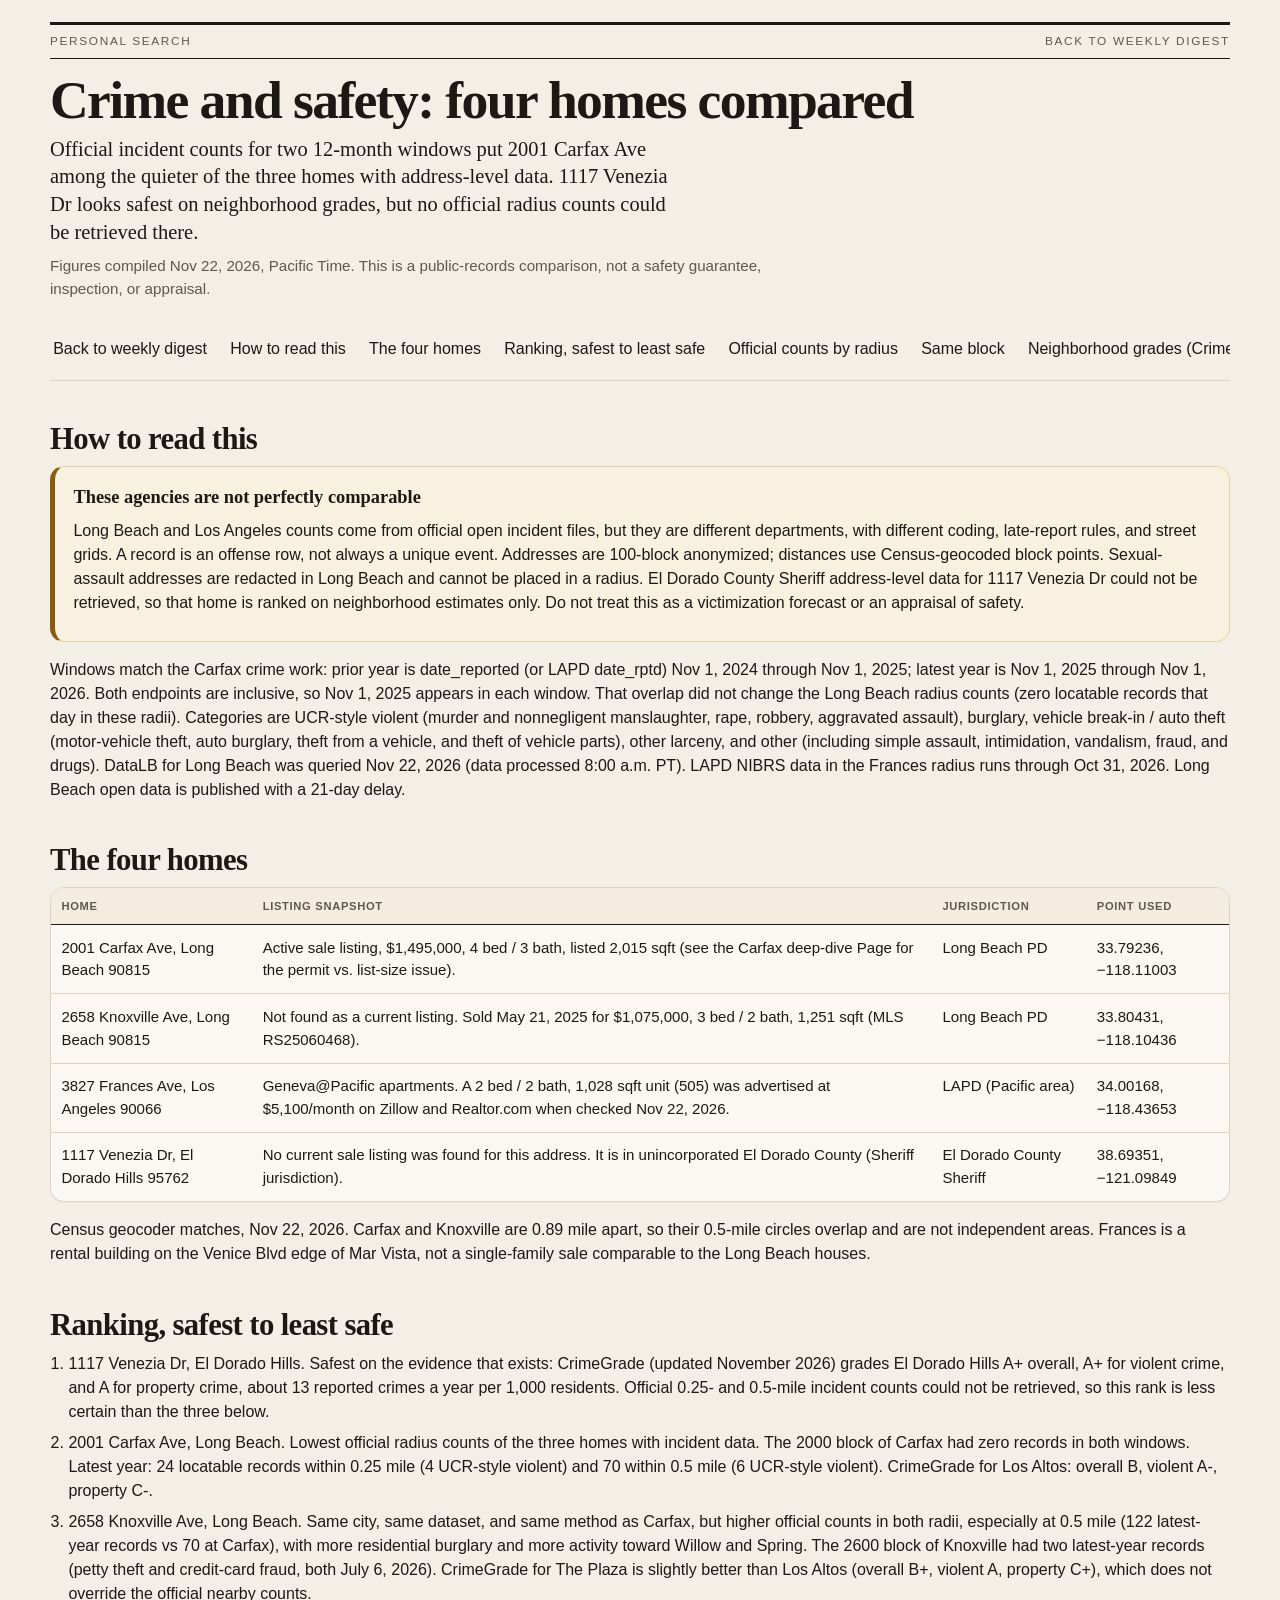
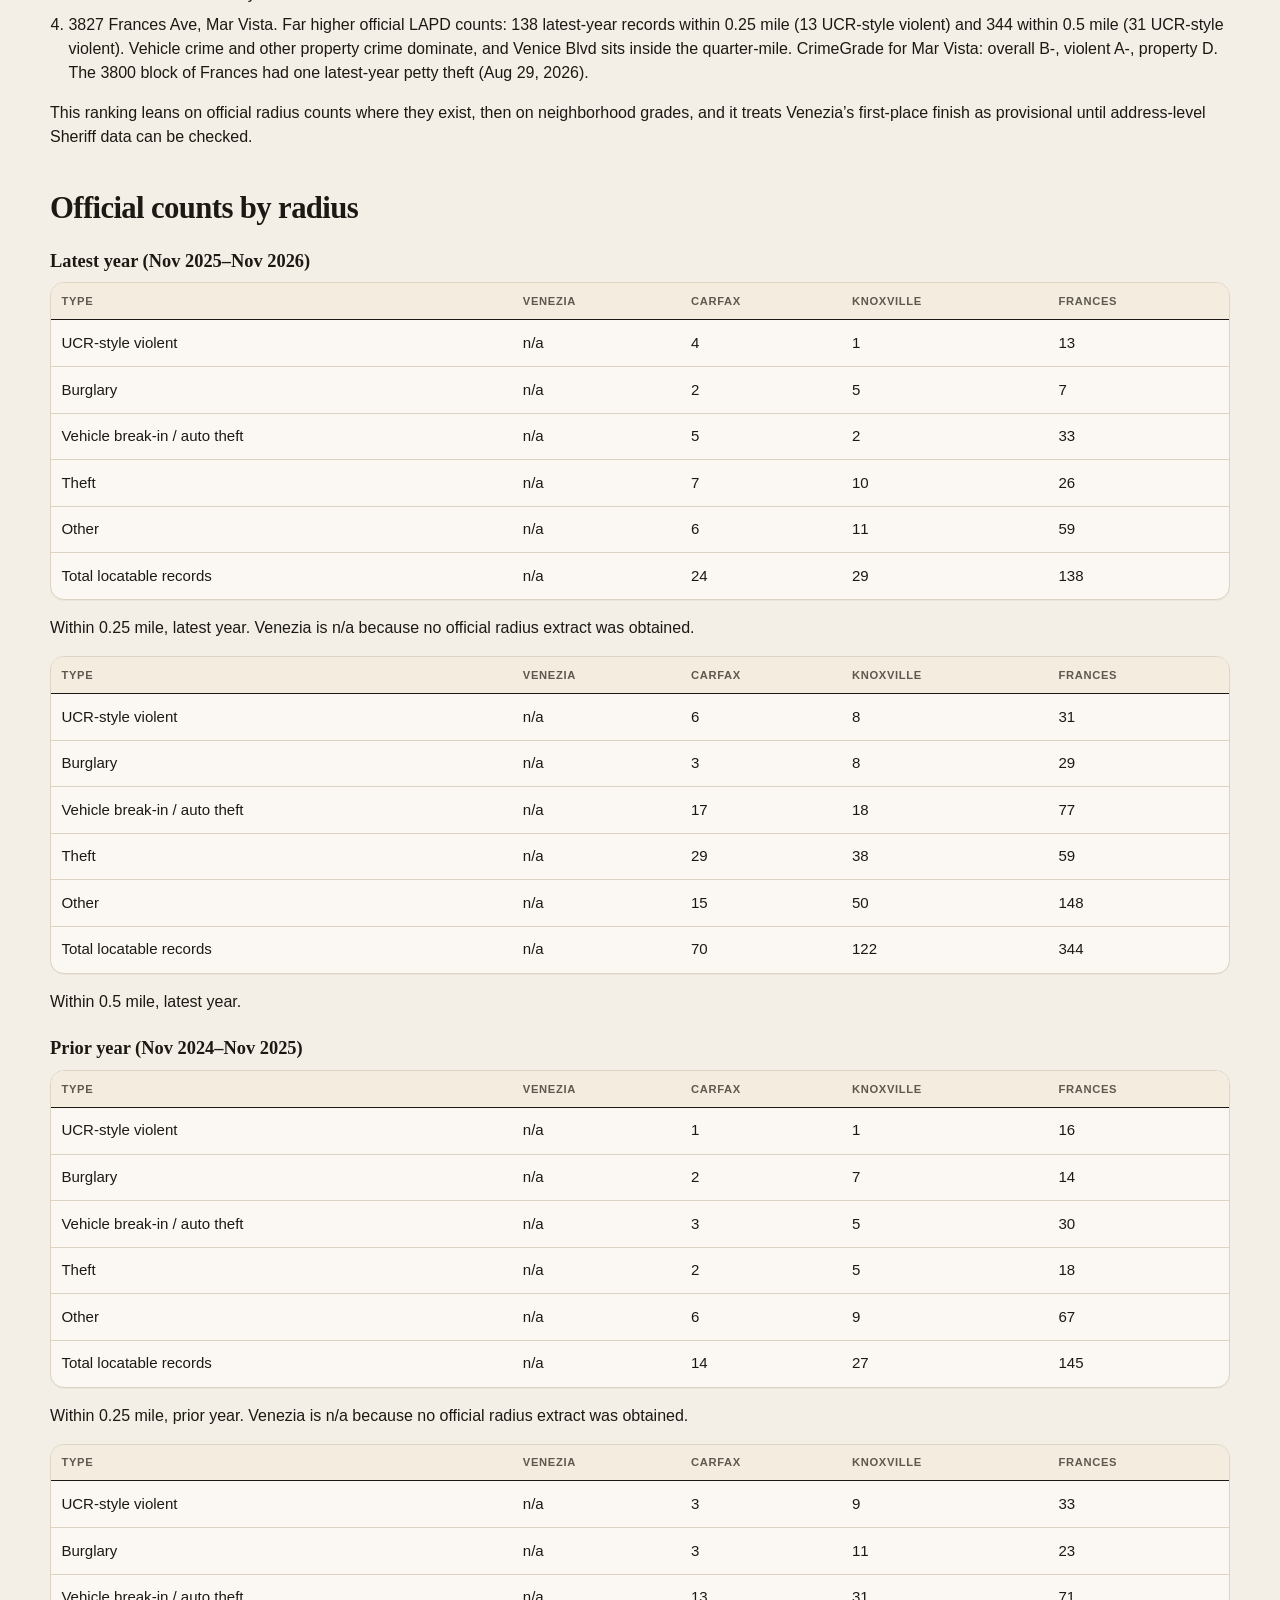
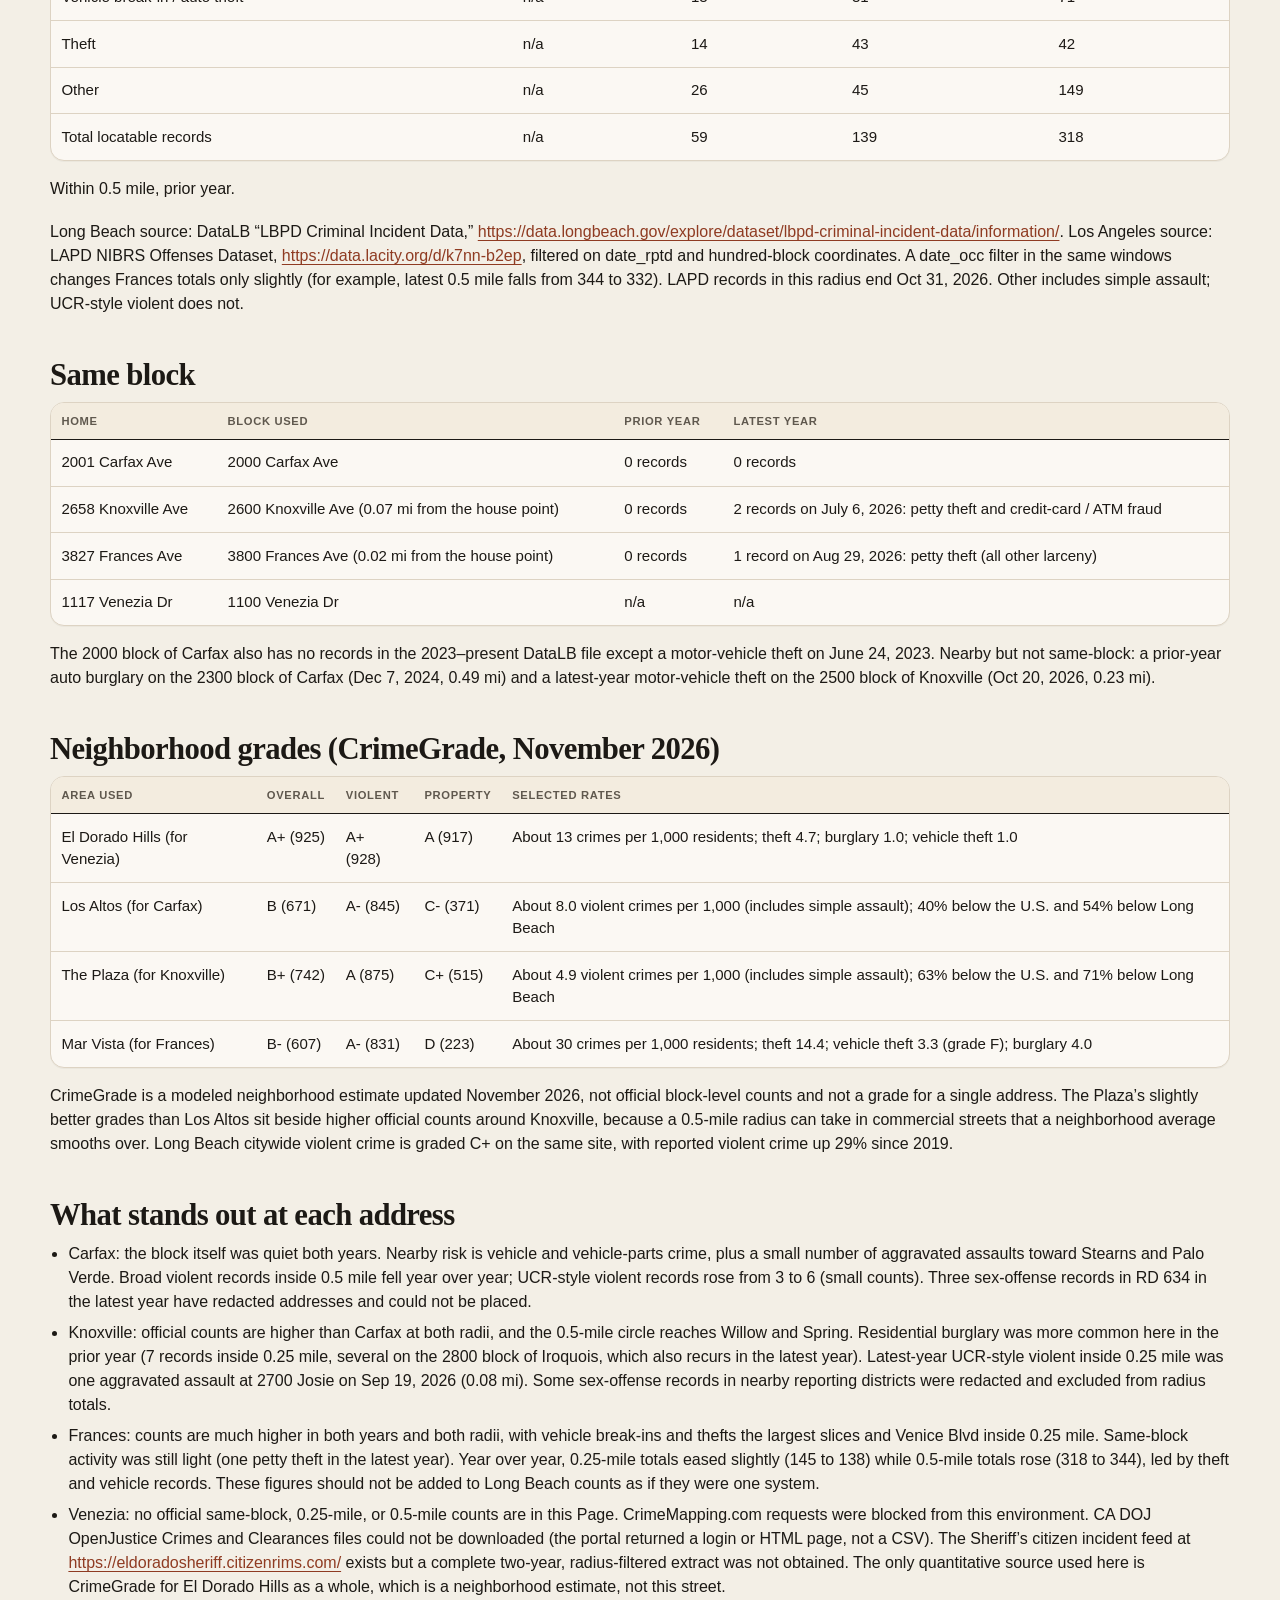
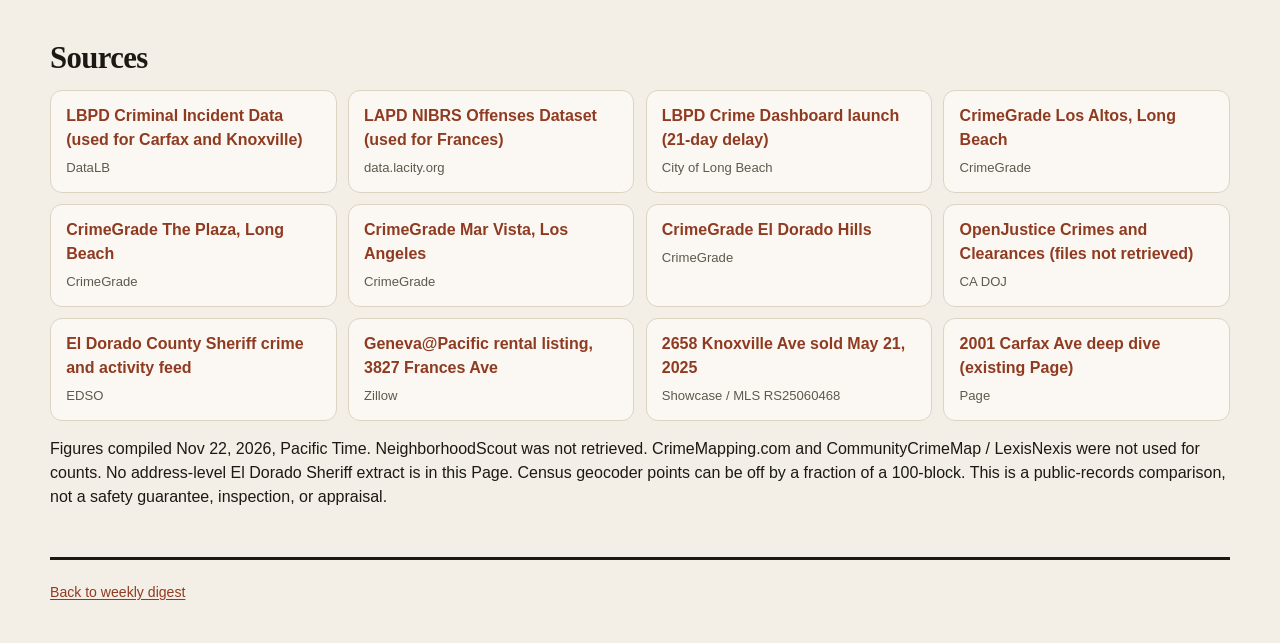
<file: crime-comparison.html>
<!DOCTYPE html>
<html lang="en">
<head>
  <meta charset="utf-8">
  <meta name="viewport" content="width=device-width, initial-scale=1, viewport-fit=cover">
  <title>Crime comparison: Venezia, Carfax, Knoxville, and Frances</title>
  <meta name="description" content="Official incident counts for two 12-month windows put 2001 Carfax Ave among the quieter of the three homes with address-level data. 1117 Venezia Dr looks safest on neighborhood grades, but no official radius counts could be retrieved there.">
  <link rel="stylesheet" href="styles.css">
  <style>

    .nav { top: 0; }
    .section { scroll-margin-top: 4.5rem; }
    .nameplate a {
      color: inherit;
      text-decoration: none;
      letter-spacing: 0.14em;
    }
    .nameplate a:hover { text-decoration: underline; }
    .section-caption {
      color: var(--muted);
      font-size: 0.95rem;
      margin: -0.25rem 0 0.7rem;
      max-width: 46rem;
    }
    .props {
      display: grid;
      grid-template-columns: 11.5rem 1fr;
      gap: 0.35rem 1rem;
      background: var(--paper);
      border: 1px solid var(--line);
      border-radius: 14px;
      padding: 0.85rem 1rem;
      margin: 0.85rem 0 1rem;
      max-width: 46rem;
    }
    .props dt {
      margin: 0;
      color: var(--muted);
      font-size: 0.72rem;
      letter-spacing: 0.05em;
      text-transform: uppercase;
      padding-top: 0.2rem;
    }
    .props dd { margin: 0; }
    .callout .lead {
      font-family: var(--serif);
      font-size: 1.15rem;
      font-weight: 560;
      margin: 0 0 0.35rem;
    }
    .proscons {
      display: grid;
      grid-template-columns: 1fr 1fr;
      gap: 0.85rem;
      margin: 0.85rem 0 1.1rem;
    }
    .pros, .cons {
      background: var(--paper);
      border: 1px solid var(--line);
      border-radius: 14px;
      padding: 0.9rem 1rem 1rem;
    }
    .pros { border-left: 5px solid var(--good); }
    .cons { border-left: 5px solid var(--warn); }
    .pros h3, .cons h3 { margin: 0 0 0.45rem; font-size: 1.15rem; }
    .pros ul, .cons ul, .plain-list { margin: 0.2rem 0 0; padding-left: 1.15rem; }
    .pros li, .cons li, .plain-list li { margin: 0.45rem 0; }
    .link-cards {
      display: grid;
      grid-template-columns: repeat(auto-fill, minmax(16rem, 1fr));
      gap: 0.7rem;
      margin: 0.85rem 0 1rem;
    }
    .link-card {
      display: block;
      background: var(--paper);
      border: 1px solid var(--line);
      border-radius: 12px;
      padding: 0.8rem 0.95rem;
      text-decoration: none;
      color: inherit;
    }
    .link-card:hover { border-color: var(--ink); }
    .link-card-title {
      color: var(--accent);
      font-weight: 650;
      display: block;
      margin-bottom: 0.2rem;
    }
    .link-card-site {
      color: var(--muted);
      font-size: 0.82rem;
    }
    .chart-block { margin: 0.9rem 0 1.15rem; max-width: 46rem; }
    .chart-title {
      margin: 0 0 0.45rem;
      font-size: 0.75rem;
      letter-spacing: 0.1em;
      text-transform: uppercase;
      color: var(--accent);
    }
    .bars { display: grid; gap: 0.65rem; }
    .bar-row { display: grid; grid-template-columns: 8.2rem 1fr; gap: 0.55rem; align-items: start; }
    .bar-label { font-size: 0.88rem; padding-top: 0.1rem; }
    .bar-track {
      background: #efe6d6;
      border-radius: 8px;
      overflow: hidden;
      min-height: 1.55rem;
    }
    .bar-fill {
      background: var(--accent);
      color: #fbf8f3;
      font-weight: 750;
      font-variant-numeric: tabular-nums;
      font-size: 0.85rem;
      padding: 0.2rem 0.45rem;
      border-radius: 8px;
      min-width: 2.4rem;
      box-sizing: border-box;
    }
    .bar-row.is-emphasis .bar-fill { background: var(--ink); }
    .bar-meta { display: block; color: var(--muted); font-size: 0.8rem; margin-top: 0.15rem; }
    .line-chart { width: 100%; height: auto; background: var(--paper); border: 1px solid var(--line); border-radius: 14px; }
    .subhead {
      font-family: var(--serif);
      font-size: 1.15rem;
      font-weight: 560;
      margin: 1.35rem 0 0.45rem;
    }
    .view-block { margin: 0.4rem 0 1.2rem; }
    footer.criteria .colophon { margin-top: 0.4rem; }
    @media (max-width: 700px) {
      .props { grid-template-columns: 1fr; gap: 0.15rem; }
      .props dt { padding-top: 0.55rem; }
      .props dt:first-child { padding-top: 0; }
      .proscons { grid-template-columns: 1fr; }
      .bar-row { grid-template-columns: 1fr; gap: 0.15rem; }
      .link-cards { grid-template-columns: 1fr; }
    }

  </style>
</head>
<body>
  <a class="skip" href="#content">Skip to the report</a>
  <main id="content">
    <div class="wrap">
      <header class="masthead">
        <div class="nameplate">
          <span>Personal search</span>
          <a href="./index.html">Back to weekly digest</a>
        </div>
        <h1>Crime and safety: four homes compared</h1>
        <p class="lede">Official incident counts for two 12-month windows put 2001 Carfax Ave among the quieter of the three homes with address-level data. 1117 Venezia Dr looks safest on neighborhood grades, but no official radius counts could be retrieved there.</p>
        <p class="prepared">Figures compiled Nov 22, 2026, Pacific Time. This is a public-records comparison, not a safety guarantee, inspection, or appraisal.</p>
      </header>
      <nav class="nav" aria-label="On this page">
        <ul>
          <li><a href="./index.html">Back to weekly digest</a></li><li><a href="#method">How to read this</a></li><li><a href="#homes">The four homes</a></li><li><a href="#ranking">Ranking, safest to least safe</a></li><li><a href="#counts">Official counts by radius</a></li><li><a href="#block">Same block</a></li><li><a href="#grades">Neighborhood grades (CrimeGrade, November 2026)</a></li><li><a href="#notes">What stands out at each address</a></li><li><a href="#sources">Sources</a></li>
        </ul>
      </nav>
      <section class="section" id="method">
<h2>How to read this</h2>
<div class="callout">
<p class="lead">These agencies are not perfectly comparable</p>
<p>Long Beach and Los Angeles counts come from official open incident files, but they are different departments, with different coding, late-report rules, and street grids. A record is an offense row, not always a unique event. Addresses are 100-block anonymized; distances use Census-geocoded block points. Sexual-assault addresses are redacted in Long Beach and cannot be placed in a radius. El Dorado County Sheriff address-level data for 1117 Venezia Dr could not be retrieved, so that home is ranked on neighborhood estimates only. Do not treat this as a victimization forecast or an appraisal of safety.</p>
</div>
<p>Windows match the Carfax crime work: prior year is date_reported (or LAPD date_rptd) Nov 1, 2024 through Nov 1, 2025; latest year is Nov 1, 2025 through Nov 1, 2026. Both endpoints are inclusive, so Nov 1, 2025 appears in each window. That overlap did not change the Long Beach radius counts (zero locatable records that day in these radii). Categories are UCR-style violent (murder and nonnegligent manslaughter, rape, robbery, aggravated assault), burglary, vehicle break-in / auto theft (motor-vehicle theft, auto burglary, theft from a vehicle, and theft of vehicle parts), other larceny, and other (including simple assault, intimidation, vandalism, fraud, and drugs). DataLB for Long Beach was queried Nov 22, 2026 (data processed 8:00 a.m. PT). LAPD NIBRS data in the Frances radius runs through Oct 31, 2026. Long Beach open data is published with a 21-day delay.</p>
</section>
<section class="section" id="homes">
<h2>The four homes</h2>
<div class="table-wrap">
<table class="cards">
<thead><tr><th>Home</th><th>Listing snapshot</th><th>Jurisdiction</th><th>Point used</th></tr></thead>
<tbody>
<tr><td data-label="Home">2001 Carfax Ave, Long Beach 90815</td><td data-label="Listing snapshot">Active sale listing, $1,495,000, 4 bed / 3 bath, listed 2,015 sqft (see the Carfax deep-dive Page for the permit vs. list-size issue).</td><td data-label="Jurisdiction">Long Beach PD</td><td data-label="Point used">33.79236, −118.11003</td></tr><tr><td data-label="Home">2658 Knoxville Ave, Long Beach 90815</td><td data-label="Listing snapshot">Not found as a current listing. Sold May 21, 2025 for $1,075,000, 3 bed / 2 bath, 1,251 sqft (MLS RS25060468).</td><td data-label="Jurisdiction">Long Beach PD</td><td data-label="Point used">33.80431, −118.10436</td></tr><tr><td data-label="Home">3827 Frances Ave, Los Angeles 90066</td><td data-label="Listing snapshot">Geneva@Pacific apartments. A 2 bed / 2 bath, 1,028 sqft unit (505) was advertised at $5,100/month on Zillow and Realtor.com when checked Nov 22, 2026.</td><td data-label="Jurisdiction">LAPD (Pacific area)</td><td data-label="Point used">34.00168, −118.43653</td></tr><tr><td data-label="Home">1117 Venezia Dr, El Dorado Hills 95762</td><td data-label="Listing snapshot">No current sale listing was found for this address. It is in unincorporated El Dorado County (Sheriff jurisdiction).</td><td data-label="Jurisdiction">El Dorado County Sheriff</td><td data-label="Point used">38.69351, −121.09849</td></tr></tbody>
</table>
</div>
<p>Census geocoder matches, Nov 22, 2026. Carfax and Knoxville are 0.89 mile apart, so their 0.5-mile circles overlap and are not independent areas. Frances is a rental building on the Venice Blvd edge of Mar Vista, not a single-family sale comparable to the Long Beach houses.</p>
</section>
<section class="section" id="ranking">
<h2>Ranking, safest to least safe</h2>
<ol class="plain-list">
<li>1117 Venezia Dr, El Dorado Hills. Safest on the evidence that exists: CrimeGrade (updated November 2026) grades El Dorado Hills A+ overall, A+ for violent crime, and A for property crime, about 13 reported crimes a year per 1,000 residents. Official 0.25- and 0.5-mile incident counts could not be retrieved, so this rank is less certain than the three below.</li>
<li>2001 Carfax Ave, Long Beach. Lowest official radius counts of the three homes with incident data. The 2000 block of Carfax had zero records in both windows. Latest year: 24 locatable records within 0.25 mile (4 UCR-style violent) and 70 within 0.5 mile (6 UCR-style violent). CrimeGrade for Los Altos: overall B, violent A-, property C-.</li>
<li>2658 Knoxville Ave, Long Beach. Same city, same dataset, and same method as Carfax, but higher official counts in both radii, especially at 0.5 mile (122 latest-year records vs 70 at Carfax), with more residential burglary and more activity toward Willow and Spring. The 2600 block of Knoxville had two latest-year records (petty theft and credit-card fraud, both July 6, 2026). CrimeGrade for The Plaza is slightly better than Los Altos (overall B+, violent A, property C+), which does not override the official nearby counts.</li>
<li>3827 Frances Ave, Mar Vista. Far higher official LAPD counts: 138 latest-year records within 0.25 mile (13 UCR-style violent) and 344 within 0.5 mile (31 UCR-style violent). Vehicle crime and other property crime dominate, and Venice Blvd sits inside the quarter-mile. CrimeGrade for Mar Vista: overall B-, violent A-, property D. The 3800 block of Frances had one latest-year petty theft (Aug 29, 2026).</li>
</ol>
<p>This ranking leans on official radius counts where they exist, then on neighborhood grades, and it treats Venezia’s first-place finish as provisional until address-level Sheriff data can be checked.</p>
</section>
<section class="section" id="counts">
<h2>Official counts by radius</h2>
<div class="view-block">
<h3 class="subhead">Latest year (Nov 2025–Nov 2026)</h3>
<div class="table-wrap">
<table class="cards">
<thead><tr><th>Type</th><th>Venezia</th><th>Carfax</th><th>Knoxville</th><th>Frances</th></tr></thead>
<tbody>
<tr><td data-label="Type">UCR-style violent</td><td data-label="Venezia" class="num">n/a</td><td data-label="Carfax" class="num">4</td><td data-label="Knoxville" class="num">1</td><td data-label="Frances" class="num">13</td></tr><tr><td data-label="Type">Burglary</td><td data-label="Venezia" class="num">n/a</td><td data-label="Carfax" class="num">2</td><td data-label="Knoxville" class="num">5</td><td data-label="Frances" class="num">7</td></tr><tr><td data-label="Type">Vehicle break-in / auto theft</td><td data-label="Venezia" class="num">n/a</td><td data-label="Carfax" class="num">5</td><td data-label="Knoxville" class="num">2</td><td data-label="Frances" class="num">33</td></tr><tr><td data-label="Type">Theft</td><td data-label="Venezia" class="num">n/a</td><td data-label="Carfax" class="num">7</td><td data-label="Knoxville" class="num">10</td><td data-label="Frances" class="num">26</td></tr><tr><td data-label="Type">Other</td><td data-label="Venezia" class="num">n/a</td><td data-label="Carfax" class="num">6</td><td data-label="Knoxville" class="num">11</td><td data-label="Frances" class="num">59</td></tr><tr><td data-label="Type">Total locatable records</td><td data-label="Venezia" class="num">n/a</td><td data-label="Carfax" class="num">24</td><td data-label="Knoxville" class="num">29</td><td data-label="Frances" class="num">138</td></tr></tbody>
</table>
</div>
<p>Within 0.25 mile, latest year. Venezia is n/a because no official radius extract was obtained.</p>
<div class="table-wrap">
<table class="cards">
<thead><tr><th>Type</th><th>Venezia</th><th>Carfax</th><th>Knoxville</th><th>Frances</th></tr></thead>
<tbody>
<tr><td data-label="Type">UCR-style violent</td><td data-label="Venezia" class="num">n/a</td><td data-label="Carfax" class="num">6</td><td data-label="Knoxville" class="num">8</td><td data-label="Frances" class="num">31</td></tr><tr><td data-label="Type">Burglary</td><td data-label="Venezia" class="num">n/a</td><td data-label="Carfax" class="num">3</td><td data-label="Knoxville" class="num">8</td><td data-label="Frances" class="num">29</td></tr><tr><td data-label="Type">Vehicle break-in / auto theft</td><td data-label="Venezia" class="num">n/a</td><td data-label="Carfax" class="num">17</td><td data-label="Knoxville" class="num">18</td><td data-label="Frances" class="num">77</td></tr><tr><td data-label="Type">Theft</td><td data-label="Venezia" class="num">n/a</td><td data-label="Carfax" class="num">29</td><td data-label="Knoxville" class="num">38</td><td data-label="Frances" class="num">59</td></tr><tr><td data-label="Type">Other</td><td data-label="Venezia" class="num">n/a</td><td data-label="Carfax" class="num">15</td><td data-label="Knoxville" class="num">50</td><td data-label="Frances" class="num">148</td></tr><tr><td data-label="Type">Total locatable records</td><td data-label="Venezia" class="num">n/a</td><td data-label="Carfax" class="num">70</td><td data-label="Knoxville" class="num">122</td><td data-label="Frances" class="num">344</td></tr></tbody>
</table>
</div>
<p>Within 0.5 mile, latest year.</p>
</div>
<div class="view-block">
<h3 class="subhead">Prior year (Nov 2024–Nov 2025)</h3>
<div class="table-wrap">
<table class="cards">
<thead><tr><th>Type</th><th>Venezia</th><th>Carfax</th><th>Knoxville</th><th>Frances</th></tr></thead>
<tbody>
<tr><td data-label="Type">UCR-style violent</td><td data-label="Venezia" class="num">n/a</td><td data-label="Carfax" class="num">1</td><td data-label="Knoxville" class="num">1</td><td data-label="Frances" class="num">16</td></tr><tr><td data-label="Type">Burglary</td><td data-label="Venezia" class="num">n/a</td><td data-label="Carfax" class="num">2</td><td data-label="Knoxville" class="num">7</td><td data-label="Frances" class="num">14</td></tr><tr><td data-label="Type">Vehicle break-in / auto theft</td><td data-label="Venezia" class="num">n/a</td><td data-label="Carfax" class="num">3</td><td data-label="Knoxville" class="num">5</td><td data-label="Frances" class="num">30</td></tr><tr><td data-label="Type">Theft</td><td data-label="Venezia" class="num">n/a</td><td data-label="Carfax" class="num">2</td><td data-label="Knoxville" class="num">5</td><td data-label="Frances" class="num">18</td></tr><tr><td data-label="Type">Other</td><td data-label="Venezia" class="num">n/a</td><td data-label="Carfax" class="num">6</td><td data-label="Knoxville" class="num">9</td><td data-label="Frances" class="num">67</td></tr><tr><td data-label="Type">Total locatable records</td><td data-label="Venezia" class="num">n/a</td><td data-label="Carfax" class="num">14</td><td data-label="Knoxville" class="num">27</td><td data-label="Frances" class="num">145</td></tr></tbody>
</table>
</div>
<p>Within 0.25 mile, prior year. Venezia is n/a because no official radius extract was obtained.</p>
<div class="table-wrap">
<table class="cards">
<thead><tr><th>Type</th><th>Venezia</th><th>Carfax</th><th>Knoxville</th><th>Frances</th></tr></thead>
<tbody>
<tr><td data-label="Type">UCR-style violent</td><td data-label="Venezia" class="num">n/a</td><td data-label="Carfax" class="num">3</td><td data-label="Knoxville" class="num">9</td><td data-label="Frances" class="num">33</td></tr><tr><td data-label="Type">Burglary</td><td data-label="Venezia" class="num">n/a</td><td data-label="Carfax" class="num">3</td><td data-label="Knoxville" class="num">11</td><td data-label="Frances" class="num">23</td></tr><tr><td data-label="Type">Vehicle break-in / auto theft</td><td data-label="Venezia" class="num">n/a</td><td data-label="Carfax" class="num">13</td><td data-label="Knoxville" class="num">31</td><td data-label="Frances" class="num">71</td></tr><tr><td data-label="Type">Theft</td><td data-label="Venezia" class="num">n/a</td><td data-label="Carfax" class="num">14</td><td data-label="Knoxville" class="num">43</td><td data-label="Frances" class="num">42</td></tr><tr><td data-label="Type">Other</td><td data-label="Venezia" class="num">n/a</td><td data-label="Carfax" class="num">26</td><td data-label="Knoxville" class="num">45</td><td data-label="Frances" class="num">149</td></tr><tr><td data-label="Type">Total locatable records</td><td data-label="Venezia" class="num">n/a</td><td data-label="Carfax" class="num">59</td><td data-label="Knoxville" class="num">139</td><td data-label="Frances" class="num">318</td></tr></tbody>
</table>
</div>
<p>Within 0.5 mile, prior year.</p>
</div>
<p>Long Beach source: DataLB “LBPD Criminal Incident Data,” <a href="https://data.longbeach.gov/explore/dataset/lbpd-criminal-incident-data/information/">https://data.longbeach.gov/explore/dataset/lbpd-criminal-incident-data/information/</a>. Los Angeles source: LAPD NIBRS Offenses Dataset, <a href="https://data.lacity.org/d/k7nn-b2ep">https://data.lacity.org/d/k7nn-b2ep</a>, filtered on date_rptd and hundred-block coordinates. A date_occ filter in the same windows changes Frances totals only slightly (for example, latest 0.5 mile falls from 344 to 332). LAPD records in this radius end Oct 31, 2026. Other includes simple assault; UCR-style violent does not.</p>
</section>
<section class="section" id="block">
<h2>Same block</h2>
<div class="table-wrap">
<table class="cards">
<thead><tr><th>Home</th><th>Block used</th><th>Prior year</th><th>Latest year</th></tr></thead>
<tbody>
<tr><td data-label="Home">2001 Carfax Ave</td><td data-label="Block used">2000 Carfax Ave</td><td data-label="Prior year">0 records</td><td data-label="Latest year">0 records</td></tr><tr><td data-label="Home">2658 Knoxville Ave</td><td data-label="Block used">2600 Knoxville Ave (0.07 mi from the house point)</td><td data-label="Prior year">0 records</td><td data-label="Latest year">2 records on July 6, 2026: petty theft and credit-card / ATM fraud</td></tr><tr><td data-label="Home">3827 Frances Ave</td><td data-label="Block used">3800 Frances Ave (0.02 mi from the house point)</td><td data-label="Prior year">0 records</td><td data-label="Latest year">1 record on Aug 29, 2026: petty theft (all other larceny)</td></tr><tr><td data-label="Home">1117 Venezia Dr</td><td data-label="Block used">1100 Venezia Dr</td><td data-label="Prior year">n/a</td><td data-label="Latest year">n/a</td></tr></tbody>
</table>
</div>
<p>The 2000 block of Carfax also has no records in the 2023–present DataLB file except a motor-vehicle theft on June 24, 2023. Nearby but not same-block: a prior-year auto burglary on the 2300 block of Carfax (Dec 7, 2024, 0.49 mi) and a latest-year motor-vehicle theft on the 2500 block of Knoxville (Oct 20, 2026, 0.23 mi).</p>
</section>
<section class="section" id="grades">
<h2>Neighborhood grades (CrimeGrade, November 2026)</h2>
<div class="table-wrap">
<table class="cards">
<thead><tr><th>Area used</th><th>Overall</th><th>Violent</th><th>Property</th><th>Selected rates</th></tr></thead>
<tbody>
<tr><td data-label="Area used">El Dorado Hills (for Venezia)</td><td data-label="Overall">A+ (925)</td><td data-label="Violent">A+ (928)</td><td data-label="Property">A (917)</td><td data-label="Selected rates">About 13 crimes per 1,000 residents; theft 4.7; burglary 1.0; vehicle theft 1.0</td></tr><tr><td data-label="Area used">Los Altos (for Carfax)</td><td data-label="Overall">B (671)</td><td data-label="Violent">A- (845)</td><td data-label="Property">C- (371)</td><td data-label="Selected rates">About 8.0 violent crimes per 1,000 (includes simple assault); 40% below the U.S. and 54% below Long Beach</td></tr><tr><td data-label="Area used">The Plaza (for Knoxville)</td><td data-label="Overall">B+ (742)</td><td data-label="Violent">A (875)</td><td data-label="Property">C+ (515)</td><td data-label="Selected rates">About 4.9 violent crimes per 1,000 (includes simple assault); 63% below the U.S. and 71% below Long Beach</td></tr><tr><td data-label="Area used">Mar Vista (for Frances)</td><td data-label="Overall">B- (607)</td><td data-label="Violent">A- (831)</td><td data-label="Property">D (223)</td><td data-label="Selected rates">About 30 crimes per 1,000 residents; theft 14.4; vehicle theft 3.3 (grade F); burglary 4.0</td></tr></tbody>
</table>
</div>
<p>CrimeGrade is a modeled neighborhood estimate updated November 2026, not official block-level counts and not a grade for a single address. The Plaza’s slightly better grades than Los Altos sit beside higher official counts around Knoxville, because a 0.5-mile radius can take in commercial streets that a neighborhood average smooths over. Long Beach citywide violent crime is graded C+ on the same site, with reported violent crime up 29% since 2019.</p>
</section>
<section class="section" id="notes">
<h2>What stands out at each address</h2>
<ul class="plain-list">
<li>Carfax: the block itself was quiet both years. Nearby risk is vehicle and vehicle-parts crime, plus a small number of aggravated assaults toward Stearns and Palo Verde. Broad violent records inside 0.5 mile fell year over year; UCR-style violent records rose from 3 to 6 (small counts). Three sex-offense records in RD 634 in the latest year have redacted addresses and could not be placed.</li>
<li>Knoxville: official counts are higher than Carfax at both radii, and the 0.5-mile circle reaches Willow and Spring. Residential burglary was more common here in the prior year (7 records inside 0.25 mile, several on the 2800 block of Iroquois, which also recurs in the latest year). Latest-year UCR-style violent inside 0.25 mile was one aggravated assault at 2700 Josie on Sep 19, 2026 (0.08 mi). Some sex-offense records in nearby reporting districts were redacted and excluded from radius totals.</li>
<li>Frances: counts are much higher in both years and both radii, with vehicle break-ins and thefts the largest slices and Venice Blvd inside 0.25 mile. Same-block activity was still light (one petty theft in the latest year). Year over year, 0.25-mile totals eased slightly (145 to 138) while 0.5-mile totals rose (318 to 344), led by theft and vehicle records. These figures should not be added to Long Beach counts as if they were one system.</li>
<li>Venezia: no official same-block, 0.25-mile, or 0.5-mile counts are in this Page. CrimeMapping.com requests were blocked from this environment. CA DOJ OpenJustice Crimes and Clearances files could not be downloaded (the portal returned a login or HTML page, not a CSV). The Sheriff’s citizen incident feed at <a href="https://eldoradosheriff.citizenrims.com/">https://eldoradosheriff.citizenrims.com/</a> exists but a complete two-year, radius-filtered extract was not obtained. The only quantitative source used here is CrimeGrade for El Dorado Hills as a whole, which is a neighborhood estimate, not this street.</li>
</ul>
</section>
<section class="section" id="sources">
<h2>Sources</h2>
<div class="link-cards">
<a class="link-card" href="https://data.longbeach.gov/explore/dataset/lbpd-criminal-incident-data/information/"><span class="link-card-title">LBPD Criminal Incident Data (used for Carfax and Knoxville)</span><span class="link-card-site">DataLB</span></a>
<a class="link-card" href="https://data.lacity.org/d/k7nn-b2ep"><span class="link-card-title">LAPD NIBRS Offenses Dataset (used for Frances)</span><span class="link-card-site">data.lacity.org</span></a>
<a class="link-card" href="https://www.longbeach.gov/police/press-releases/lbpd-launches-new-interactive-crime-dashboard/"><span class="link-card-title">LBPD Crime Dashboard launch (21-day delay)</span><span class="link-card-site">City of Long Beach</span></a>
<a class="link-card" href="https://crimegrade.org/violent-crime-los-altos-long-beach-ca/"><span class="link-card-title">CrimeGrade Los Altos, Long Beach</span><span class="link-card-site">CrimeGrade</span></a>
<a class="link-card" href="https://crimegrade.org/violent-crime-the-plaza-long-beach-ca/"><span class="link-card-title">CrimeGrade The Plaza, Long Beach</span><span class="link-card-site">CrimeGrade</span></a>
<a class="link-card" href="https://crimegrade.org/safest-places-in-mar-vista-los-angeles-ca/"><span class="link-card-title">CrimeGrade Mar Vista, Los Angeles</span><span class="link-card-site">CrimeGrade</span></a>
<a class="link-card" href="https://crimegrade.org/safest-places-in-el-dorado-hills-ca/"><span class="link-card-title">CrimeGrade El Dorado Hills</span><span class="link-card-site">CrimeGrade</span></a>
<a class="link-card" href="https://openjustice.doj.ca.gov/exploration/crime-statistics/crimes-clearances"><span class="link-card-title">OpenJustice Crimes and Clearances (files not retrieved)</span><span class="link-card-site">CA DOJ</span></a>
<a class="link-card" href="https://eldoradosheriff.citizenrims.com/"><span class="link-card-title">El Dorado County Sheriff crime and activity feed</span><span class="link-card-site">EDSO</span></a>
<a class="link-card" href="https://www.zillow.com/apartments/los-angeles-ca/geneva@pacific/By4k5d/"><span class="link-card-title">Geneva@Pacific rental listing, 3827 Frances Ave</span><span class="link-card-site">Zillow</span></a>
<a class="link-card" href="https://showcase.realestatedigital.com/property-details/2658-knoxville-avenue-long-beach-ca-90815-l403456215"><span class="link-card-title">2658 Knoxville Ave sold May 21, 2025</span><span class="link-card-site">Showcase / MLS RS25060468</span></a>
<a class="link-card" href="https://cursor.com/canvas/store-5231b487-c9bd-4184-b750-a5899564f408/12b64a23-b05a-4a93-8eca-82c4155afa8d"><span class="link-card-title">2001 Carfax Ave deep dive (existing Page)</span><span class="link-card-site">Page</span></a>
</div>
<p>Figures compiled Nov 22, 2026, Pacific Time. NeighborhoodScout was not retrieved. CrimeMapping.com and CommunityCrimeMap / LexisNexis were not used for counts. No address-level El Dorado Sheriff extract is in this Page. Census geocoder points can be off by a fraction of a 100-block. This is a public-records comparison, not a safety guarantee, inspection, or appraisal.</p>
</section>

      <footer class="criteria">
        <p class="colophon"><a href="./index.html">Back to weekly digest</a></p>
      </footer>
    </div>
  </main>
</body>
</html>
</file>
<file: styles.css>
:root {
  --bg: #f3efe6;
  --paper: #fbf8f3;
  --ink: #1c1915;
  --muted: #5f584e;
  --line: #ddd3c3;
  --line-strong: #1c1915;
  --accent: #8f3b22;
  --accent-soft: #f6ebe4;
  --good: #1e5c45;
  --good-soft: #e7f2ec;
  --warn: #8a5a10;
  --warn-bg: #f8f1e0;
  --caveat: #314854;
  --caveat-bg: #e8eef1;
  --shadow: 0 1px 0 rgba(28, 25, 21, 0.04);
  --serif: "Iowan Old Style", "Palatino Linotype", Palatino, Georgia, serif;
  --sans: "Avenir Next", "Segoe UI", "Helvetica Neue", sans-serif;
  --wrap: 1180px;
}

* { box-sizing: border-box; }

html {
  scroll-behavior: smooth;
  font-size: 16px;
}

body {
  margin: 0;
  background: var(--bg);
  color: var(--ink);
  font-family: var(--sans);
  font-size: 1rem;
  line-height: 1.5;
  color-scheme: light;
  overflow-x: clip;
}

img, svg, video { max-width: 100%; height: auto; }

a, p, li, h1, h2, h3, td { overflow-wrap: break-word; }

::selection { background: #f0d7b5; }

a {
  color: var(--accent);
  text-underline-offset: 0.16em;
}

a:hover { color: var(--ink); }

:focus-visible {
  outline: 2px solid var(--accent);
  outline-offset: 2px;
}

.skip {
  position: absolute;
  left: 0.75rem;
  top: -3rem;
  background: var(--ink);
  color: var(--bg);
  padding: 0.4rem 0.7rem;
  z-index: 5;
}

.skip:focus { top: 0.5rem; }

.wrap {
  width: min(var(--wrap), calc(100% - 2rem));
  margin-inline: auto;
  padding-left: env(safe-area-inset-left);
  padding-right: env(safe-area-inset-right);
}

.masthead {
  padding: 1.4rem 0 1.1rem;
}

.nameplate {
  display: flex;
  justify-content: space-between;
  gap: 1rem;
  flex-wrap: wrap;
  border-top: 3px solid var(--ink);
  border-bottom: 1px solid var(--ink);
  padding: 0.45rem 0;
  font-size: 0.74rem;
  letter-spacing: 0.14em;
  text-transform: uppercase;
  color: var(--muted);
}

h1 {
  font-family: var(--serif);
  font-weight: 560;
  font-size: clamp(2rem, 4.4vw, 3.35rem);
  line-height: 1.05;
  letter-spacing: -0.03em;
  margin: 0.85rem 0 0.45rem;
}

.lede {
  font-family: var(--serif);
  font-size: 1.28rem;
  line-height: 1.35;
  margin: 0 0 0.55rem;
  max-width: 40rem;
}

.prepared {
  color: var(--muted);
  max-width: 46rem;
  margin: 0;
  font-size: 0.95rem;
}

.week-tabs {
  position: sticky;
  top: 0;
  z-index: 5;
  display: flex;
  gap: 0.45rem;
  overflow-x: auto;
  margin: 0 0 0.2rem;
  padding: 0.7rem 0 0.65rem;
  background: rgba(243, 239, 230, 0.96);
  border-bottom: 1px solid var(--line);
}

.week-tab {
  appearance: none;
  border: 1px solid var(--line);
  background: var(--paper);
  color: var(--ink);
  border-radius: 999px;
  min-height: 44px;
  padding: 0.4rem 0.95rem;
  font: inherit;
  font-size: 0.95rem;
  cursor: pointer;
  white-space: nowrap;
}

.week-tab[aria-selected="true"] {
  background: var(--ink);
  border-color: var(--ink);
  color: #f6f1e6;
}

.nav {
  position: sticky;
  top: 3.55rem;
  z-index: 4;
  background: rgba(243, 239, 230, 0.94);
  backdrop-filter: blur(8px);
  border-bottom: 1px solid var(--line);
}

.nav ul {
  display: flex;
  gap: 0.25rem 1.05rem;
  list-style: none;
  margin: 0;
  padding: 0.55rem 0;
  overflow-x: auto;
}

.nav a {
  color: var(--ink);
  text-decoration: none;
  font-size: 1rem;
  white-space: nowrap;
  display: inline-flex;
  align-items: center;
  min-height: 44px;
  padding: 0 0.2rem;
}

.nav a:hover { text-decoration: underline; }

.reports-nav {
  position: static;
  border-bottom: none;
  background: transparent;
}

.section, footer.criteria { margin: 2.6rem 0; scroll-margin-top: 7rem; }

.kicker {
  margin: 0 0 0.25rem;
  font-size: 0.75rem;
  letter-spacing: 0.14em;
  text-transform: uppercase;
  color: var(--accent);
}

h2 {
  font-family: var(--serif);
  font-weight: 560;
  font-size: clamp(1.55rem, 2.4vw, 2.15rem);
  letter-spacing: -0.02em;
  line-height: 1.15;
  margin: 0 0 0.55rem;
}

h3 {
  font-family: var(--serif);
  font-size: 1.28rem;
  font-weight: 560;
  margin: 1.6rem 0 0.4rem;
}

.intro, .note, .after, .prose p {
  max-width: 46rem;
}

.note, .prose p, .item p, .callout p, .caveat p {
  margin: 0.45rem 0;
}

.note {
  background: var(--paper);
  border: 1px solid var(--line);
  border-radius: 12px;
  padding: 0.85rem 1rem;
  color: var(--ink);
}

.table-wrap {
  overflow-x: auto;
  background: var(--paper);
  border: 1px solid var(--line);
  border-radius: 14px;
  box-shadow: var(--shadow);
}

table {
  width: 100%;
  border-collapse: collapse;
  font-size: 0.94rem;
}

caption {
  caption-side: bottom;
  text-align: left;
  color: var(--muted);
  font-size: 0.82rem;
  padding: 0.55rem 0.7rem 0.7rem;
}

th {
  text-align: left;
  font-size: 0.7rem;
  letter-spacing: 0.06em;
  text-transform: uppercase;
  color: var(--muted);
  font-weight: 650;
  border-bottom: 1px solid var(--line-strong);
  padding: 0.6rem 0.65rem;
  vertical-align: bottom;
  background: #f3ecdf;
}

td {
  border-bottom: 1px solid var(--line);
  padding: 0.72rem 0.65rem;
  vertical-align: top;
}

tr:last-child td { border-bottom: 0; }

tbody tr:hover td { background: #f7f2e9; }

.num, .beds, .commute, .factor, .total {
  font-variant-numeric: tabular-nums;
  white-space: nowrap;
}

.total {
  font-weight: 750;
  color: var(--ink);
}

.hoa-penalty {
  font-weight: 750;
  color: var(--warn);
  white-space: nowrap;
}

.factor-sub {
  display: block;
  color: var(--muted);
  font-size: 0.78rem;
  font-weight: 450;
  white-space: normal;
  margin-top: 0.15rem;
  max-width: 16rem;
}

table.wide { min-width: 1120px; }

.rank {
  font-family: var(--serif);
  font-weight: 650;
  color: var(--accent);
  font-size: 1.05rem;
}

.school-name { display: block; }

.rating {
  display: inline-block;
  margin-top: 0.2rem;
  background: var(--good);
  color: #f4faf7;
  font-weight: 700;
  font-variant-numeric: tabular-nums;
  border-radius: 6px;
  padding: 0.05rem 0.38rem;
  font-size: 0.82rem;
}

.school-note, .size, .muted {
  display: block;
  color: var(--muted);
  font-size: 0.82rem;
  margin-top: 0.15rem;
}

.badge {
  display: inline-block;
  margin: 0.15rem 0.2rem 0 0;
  font-size: 0.66rem;
  letter-spacing: 0.05em;
  text-transform: uppercase;
  border: 1px solid currentColor;
  border-radius: 999px;
  padding: 0.04rem 0.38rem;
  color: var(--accent);
  vertical-align: 0.05em;
}

.badge.good { color: var(--good); }
.badge.warn { color: var(--warn); }

.filters {
  display: flex;
  flex-wrap: wrap;
  gap: 0.45rem;
  margin: 0.85rem 0 0.7rem;
}

.filters button {
  appearance: none;
  border: 1px solid var(--line);
  background: var(--paper);
  color: var(--ink);
  border-radius: 999px;
  padding: 0.45rem 0.9rem;
  min-height: 44px;
  min-width: 44px;
  font: inherit;
  font-size: 1rem;
  cursor: pointer;
}

.filters button[aria-pressed="true"] {
  background: var(--ink);
  border-color: var(--ink);
  color: #f6f1e6;
}

.filter-status {
  margin: 0 0 0.7rem;
  color: var(--muted);
  font-size: 0.9rem;
}

.callout, .caveat {
  border-radius: 14px;
  padding: 1.05rem 1.15rem 1.15rem;
}

.callout {
  background: var(--warn-bg);
  border: 1px solid #e6d3a4;
  border-left: 5px solid var(--warn);
}

.callout h2, .caveat h2 { margin-bottom: 0.35rem; }

.caveat {
  background: var(--caveat-bg);
  border: 1px solid #c9d6de;
  border-left: 5px solid var(--caveat);
}

.link-row {
  display: flex;
  flex-wrap: wrap;
  gap: 0.35rem 0.9rem;
  margin-top: 0.7rem;
}

.questions { list-style: none; margin: 0; padding: 0; }

.questions li {
  background: var(--paper);
  border: 1px solid var(--line);
  border-radius: 12px;
  padding: 0.85rem 1rem 1rem;
  margin: 0 0 0.7rem;
}

.questions h3 { margin: 0 0 0.3rem; font-size: 1.12rem; }

.stack { margin: 0.4rem 0 0; padding-left: 1.15rem; }

.stack li { margin: 0.55rem 0; }

.stack h3 { margin: 0; font-size: 1.05rem; }

.result {
  font-weight: 650;
  white-space: nowrap;
}

.result.pass { color: var(--good); }
.result.miss { color: var(--warn); }

footer.criteria {
  margin: 3rem 0 2.5rem;
  padding-top: 1rem;
  border-top: 3px solid var(--ink);
}

details.criteria-body {
  background: var(--paper);
  border: 1px solid var(--line);
  border-radius: 14px;
  padding: 0.85rem 1rem 1rem;
}

details summary {
  cursor: pointer;
  font-family: var(--serif);
  font-size: 1.2rem;
}

details summary:hover { color: var(--accent); }

.criteria-body ul { margin: 0.6rem 0; padding-left: 1.15rem; }
.criteria-body li { margin: 0.4rem 0; }

.colophon {
  color: var(--muted);
  font-size: 0.88rem;
  margin: 0.9rem 0 0;
}

.empty {
  padding: 1rem;
  margin: 0;
  color: var(--muted);
}

.phone-only { display: none; }

.home-card {
  background: var(--paper);
  border: 1px solid var(--line);
  border-radius: 14px;
  padding: 0.95rem 1rem 1.05rem;
}

.home-card-head {
  display: flex;
  justify-content: space-between;
  align-items: baseline;
  gap: 0.75rem;
}

.home-rank {
  font-family: var(--serif);
  font-size: 1.7rem;
  font-weight: 650;
  color: var(--accent);
  line-height: 1;
}

.home-score {
  font-size: 1.7rem;
  font-weight: 750;
  font-variant-numeric: tabular-nums;
  line-height: 1;
}

.home-address {
  font-size: 1.15rem;
  line-height: 1.3;
  margin: 0.55rem 0 0.25rem;
}

.home-address a { font-weight: 650; }

.home-price {
  margin: 0.15rem 0;
  font-weight: 750;
  font-variant-numeric: tabular-nums;
}

.home-meta, .home-line, .home-open, .home-notes {
  margin: 0.28rem 0;
}

.home-meta, .home-line { color: var(--ink); }

.home-open.is-open {
  background: var(--good-soft);
  color: var(--good);
  font-weight: 750;
  border-radius: 8px;
  padding: 0.4rem 0.55rem;
}

.home-notes { color: var(--muted); }

.factor-row {
  display: grid;
  grid-template-columns: repeat(4, minmax(0, 1fr));
  gap: 0.35rem;
  margin: 0.65rem 0 0.35rem;
}

.factor-chip {
  background: #f3ecdf;
  border-radius: 8px;
  padding: 0.35rem 0.2rem 0.4rem;
  text-align: center;
}

.factor-chip-label {
  display: block;
  color: var(--muted);
  font-size: 0.68rem;
  letter-spacing: 0.04em;
  text-transform: uppercase;
}

.factor-chip-value {
  display: block;
  font-weight: 750;
  font-variant-numeric: tabular-nums;
}

.loading { padding: 2rem 1rem; }

@media (max-width: 700px) {
  .wide-only { display: none; }
  .phone-only { display: grid; gap: 0.85rem; }
  .wrap { width: min(var(--wrap), calc(100% - 1.5rem)); }
  h1 { font-size: 1.85rem; }
  .week-tabs, .nav ul { overflow-x: auto; -webkit-overflow-scrolling: touch; }
  .callout, .caveat, .note, .questions li { padding-left: 0.85rem; padding-right: 0.85rem; }
}

@media (max-width: 860px) {
  .table-wrap { border: 0; background: transparent; box-shadow: none; overflow: visible; }

  table.cards { display: block; }

  table.cards thead {
    position: absolute;
    width: 1px;
    height: 1px;
    overflow: hidden;
    clip: rect(0 0 0 0);
  }

  table.cards tbody, table.cards tr, table.cards td { display: block; width: 100%; }

  table.cards tr {
    background: var(--paper);
    border: 1px solid var(--line);
    border-radius: 14px;
    margin: 0 0 0.85rem;
    padding: 0.4rem 0 0.55rem;
  }

  table.cards td {
    display: grid;
    grid-template-columns: 6.6rem 1fr;
    gap: 0.25rem 0.7rem;
    border: 0;
    padding: 0.32rem 0.8rem;
  }

  table.cards td::before {
    content: attr(data-label);
    color: var(--muted);
    font-size: 0.68rem;
    letter-spacing: 0.05em;
    text-transform: uppercase;
    padding-top: 0.2rem;
  }

  table.cards .num, table.cards .result { white-space: normal; }

  table.cards caption { padding-left: 0.2rem; }
}

@media (prefers-reduced-motion: reduce) {
  html { scroll-behavior: auto; }
}

@media print {
  .nav, .filters, .skip, .phone-only { display: none; }
  .wide-only { display: block; }
  body { background: white; }
  .table-wrap, .callout, .caveat, .questions li, details.criteria-body, .home-card { break-inside: avoid; }
}
</file>
